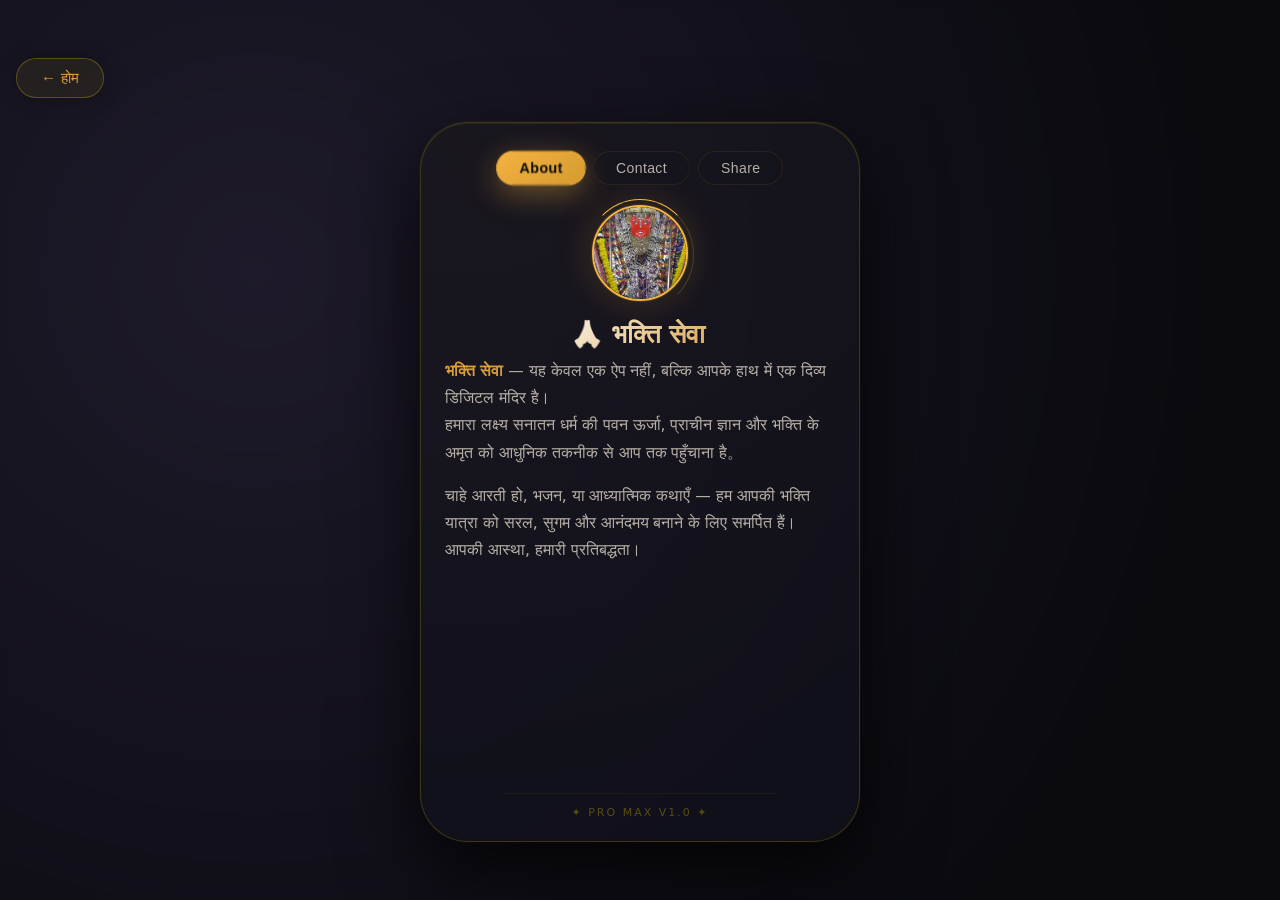
<file: about.html>
<!DOCTYPE html>
<html lang="hi">
<head>
    <meta charset="UTF-8">
    <meta name="viewport" content="width=device-width, initial-scale=1.0, maximum-scale=1.0, user-scalable=no">
    <!-- Security Policy (CSP) for better protection -->
    <meta http-equiv="Content-Security-Policy" content="default-src 'self' data: https: 'unsafe-inline';">
    <title>Bhakti Sewa · Pro Max</title>
    <style>
        /* ===== RESET & GLOBAL ===== */
        * { margin: 0; padding: 0; box-sizing: border-box; }
        :root {
            --gold: #F5B342;
            --gold-light: #FFD966;
            --gold-glow: rgba(245, 179, 66, 0.5);
            --bg-dark: #0a0a0f;
            --card-bg: rgba(18, 18, 28, 0.75);
            --glass-border: rgba(255, 215, 0, 0.18);
            --text-primary: #f0ece4;
            --text-secondary: #b8b0a6;
        }
        body {
            background: var(--bg-dark);
            background-image: radial-gradient(circle at 20% 30%, #1e1a2b 0%, #0a0a0f 80%);
            min-height: 100vh;
            display: flex;
            flex-direction: column;
            align-items: center;
            justify-content: center;
            font-family: 'Inter', system-ui, -apple-system, BlinkMacSystemFont, 'Segoe UI', Roboto, sans-serif;
            padding: 20px 16px;
            color: var(--text-primary);
            margin: 0;
            backdrop-filter: blur(2px);
        }

        /* ===== BACK BUTTON ===== */
        .back-btn {
            align-self: flex-start;
            margin-bottom: 24px;
            background: rgba(255, 215, 0, 0.06);
            border: 1px solid rgba(255, 215, 0, 0.25);
            color: var(--gold-light);
            padding: 10px 24px;
            border-radius: 60px;
            font-size: 15px;
            font-weight: 500;
            letter-spacing: 0.3px;
            cursor: pointer;
            transition: all 0.3s cubic-bezier(0.23, 1, 0.32, 1);
            backdrop-filter: blur(8px);
            box-shadow: 0 0 20px rgba(0,0,0,0.3);
        }
        .back-btn:hover {
            background: var(--gold);
            color: #0a0a0f;
            border-color: var(--gold);
            box-shadow: 0 0 35px var(--gold-glow);
            transform: scale(1.02);
        }

        /* ===== MAIN CARD ===== */
        .about-card {
            width: 100%;
            max-width: 440px;
            height: 80vh;
            max-height: 720px;
            background: var(--card-bg);
            backdrop-filter: blur(18px) saturate(1.2);
            -webkit-backdrop-filter: blur(18px) saturate(1.2);
            border-radius: 48px;
            border: 1px solid var(--glass-border);
            box-shadow: 0 30px 80px rgba(0,0,0,0.8), 0 0 0 1px rgba(255, 215, 0, 0.05), inset 0 1px 0 rgba(255, 215, 0, 0.08);
            padding: 28px 22px 22px;
            display: flex;
            flex-direction: column;
            align-items: center;
            transition: all 0.25s ease;
            position: relative;
            overflow: hidden;
        }
        .about-card::before {
            content: '';
            position: absolute;
            top: -50%; left: -50%; width: 200%; height: 200%;
            background: radial-gradient(circle at 30% 20%, rgba(245, 179, 66, 0.03), transparent 60%);
            pointer-events: none;
        }

        /* ===== TABS ===== */
        .tab-container {
            display: flex; gap: 8px; margin-bottom: 20px; width: 100%; justify-content: center; flex-wrap: wrap; position: relative; z-index: 2;
        }
        .tab-btn {
            background: rgba(20, 20, 30, 0.4);
            color: var(--text-secondary);
            border: 1px solid rgba(255, 215, 0, 0.08);
            padding: 8px 22px; border-radius: 60px; cursor: pointer; font-size: 14px; font-weight: 500; letter-spacing: 0.4px;
            transition: all 0.3s cubic-bezier(0.23, 1, 0.32, 1);
            backdrop-filter: blur(4px);
        }
        .tab-btn.active {
            background: linear-gradient(145deg, var(--gold), #d49b2e);
            color: #0a0a0f; border-color: var(--gold); font-weight: 600; box-shadow: 0 8px 30px var(--gold-glow); transform: scale(1.02);
        }
        .tab-btn:hover:not(.active) { background: rgba(255, 215, 0, 0.07); border-color: rgba(255, 215, 0, 0.25); color: #fff; }

        /* ===== LOGO ===== */
        .logo-wrap { position: relative; margin-bottom: 14px; }
        .logo {
            width: 96px; height: 96px; border-radius: 50%; object-fit: cover; border: 2.5px solid var(--gold);
            box-shadow: 0 0 40px rgba(245, 179, 66, 0.2), 0 0 0 1px rgba(255, 215, 0, 0.1); background: #14141e; transition: transform 0.4s ease;
        }
        .logo:hover { transform: scale(1.02); }
        .logo-ring {
            position: absolute; inset: -6px; border-radius: 50%; border: 1.5px solid transparent; border-top-color: var(--gold);
            border-right-color: rgba(245, 179, 66, 0.2); animation: spinRing 10s linear infinite; pointer-events: none;
        }
        @keyframes spinRing { 0% { transform: rotate(0deg); } 100% { transform: rotate(360deg); } }

        /* ===== SCROLL AREA ===== */
        .scroll-area {
            overflow-y: auto; width: 100%; flex: 1 1 auto; padding-right: 4px; text-align: center;
            scrollbar-width: thin; scrollbar-color: var(--gold) transparent; position: relative; z-index: 2;
        }
        .scroll-area::-webkit-scrollbar { width: 4px; }
        .scroll-area::-webkit-scrollbar-track { background: transparent; }
        .scroll-area::-webkit-scrollbar-thumb { background: var(--gold); border-radius: 20px; }

        h1 {
            font-size: 26px; font-weight: 700; background: linear-gradient(135deg, #fff 20%, var(--gold-light) 80%);
            -webkit-background-clip: text; -webkit-text-fill-color: transparent; background-clip: text; letter-spacing: -0.3px; margin: 0 0 8px 0; line-height: 1.2;
        }
        .content-text { font-size: 15.5px; line-height: 1.75; color: var(--text-secondary); text-align: left; padding: 0 2px; }
        .content-text p { margin-bottom: 16px; }
        .content-text strong { color: var(--gold-light); font-weight: 600; -webkit-text-fill-color: var(--gold-light); }

        /* ===== ACTION LINKS ===== */
        .action-link {
            display: block; background: rgba(255, 215, 0, 0.04); color: var(--gold-light); margin: 12px 0; text-decoration: none;
            font-weight: 500; border: 1px solid rgba(255, 215, 0, 0.1); padding: 14px 18px; border-radius: 20px; transition: all 0.25s ease;
            font-size: 15px; text-align: center; backdrop-filter: blur(4px); letter-spacing: 0.2px; box-shadow: 0 2px 10px rgba(0,0,0,0.2);
            cursor: pointer;
        }
        .action-link:hover { background: rgba(255, 215, 0, 0.09); border-color: var(--gold); transform: translateY(-2px); box-shadow: 0 12px 30px rgba(0,0,0,0.4), 0 0 25px rgba(245, 179, 66, 0.05); }
        .social-grid { display: grid; grid-template-columns: 1fr 1fr; gap: 12px; margin-top: 8px; }
        .social-grid .action-link { margin: 0; padding: 12px 6px; font-size: 14px; }

        .dev-avatar { margin-top: 20px; display: flex; justify-content: center; align-items: center; gap: 10px; color: var(--text-secondary); font-size: 14px; font-weight: 400; }
        .dev-avatar img { width: 40px; height: 40px; border-radius: 50%; border: 1.5px solid var(--gold); object-fit: cover; background: #1a1a26; box-shadow: 0 0 20px rgba(245, 179, 66, 0.1); }

        /* ===== SHARE BUTTON ===== */
        .share-btn {
            background: linear-gradient(145deg, var(--gold), #c9922a); border: none; color: #0a0a0f; font-weight: 700; padding: 16px 20px;
            border-radius: 60px; width: 100%; font-size: 17px; cursor: pointer; transition: all 0.3s ease; box-shadow: 0 8px 30px rgba(245, 179, 66, 0.2);
            letter-spacing: 0.5px; margin: 12px 0 4px;
        }
        .share-btn:hover { transform: scale(1.02); box-shadow: 0 12px 45px rgba(245, 179, 66, 0.35); background: linear-gradient(145deg, #ffd966, #d49b2e); }

        /* ===== VERSION ===== */
        .version-tag { font-size: 11px; letter-spacing: 2px; color: rgba(255, 215, 0, 0.3); margin-top: 12px; border-top: 1px solid rgba(255, 215, 0, 0.05); padding-top: 12px; width: 70%; text-align: center; text-transform: uppercase; }

        /* ===== RESPONSIVE ===== */
        @media (max-width: 480px) { .about-card { padding: 20px 16px; border-radius: 36px; height: 82vh; max-height: 680px; } .tab-btn { font-size: 13px; padding: 6px 16px; } h1 { font-size: 22px; } .logo { width: 80px; height: 80px; } .content-text { font-size: 14.5px; } }
        @media (max-width: 400px) { .about-card { padding: 16px 12px; border-radius: 28px; } .tab-container { gap: 4px; } .tab-btn { font-size: 12px; padding: 5px 12px; } }
    </style>
</head>
<body>

    <button class="back-btn" id="homeBtn">← होम</button>

    <div class="about-card">
        <!-- Tabs -->
        <div class="tab-container" id="tabContainer">
            <button class="tab-btn active" data-tab="about">About</button>
            <button class="tab-btn" data-tab="contact">Contact</button>
            <button class="tab-btn" data-tab="share">Share</button>
        </div>

        <!-- Logo with animated ring -->
        <div class="logo-wrap">
            <img src="data:image/svg+xml,%3Csvg xmlns='http://www.w3.org/2000/svg' width='100' height='100' viewBox='0 0 100 100'%3E%3Ccircle cx='50' cy='50' r='44' fill='%2312121e' stroke='%23F5B342' stroke-width='2.5'/%3E%3Ctext x='50' y='60' font-size='44' text-anchor='middle' fill='%23F5B342' font-family='system-ui'%3E🪷%3C/text%3E%3C/svg%3E"
                 alt="Bhakti Sewa" class="logo" id="logoImg">
            <div class="logo-ring"></div>
        </div>

        <!-- Scrollable content -->
        <div class="scroll-area" id="scrollArea">
            <h1 id="titleText">🙏 भक्ति सेवा</h1>
            <div id="aboutContent" class="content-text">Loading...</div>
        </div>

        <div class="version-tag">✦ Pro Max v1.0 ✦</div>
    </div>
<script>
    document.addEventListener("DOMContentLoaded", function() {
        // Theme initialization
        const savedGold = localStorage.getItem('appThemeColor') || '#F5B342';
        document.documentElement.style.setProperty('--gold', savedGold);
        document.documentElement.style.setProperty('--gold-light', savedGold + 'dd');
        document.documentElement.style.setProperty('--gold-glow', savedGold + '66');

        const titleEl = document.getElementById('titleText');
        const contentEl = document.getElementById('aboutContent');
        const tabContainer = document.getElementById('tabContainer');
        const logo = document.getElementById('logoImg');
        const homeBtn = document.getElementById('homeBtn');

        function getLang() {
            return localStorage.getItem('appLang') || 'Hindi';
        }

        // Home button routing (Secure event listener instead of inline onclick)
        homeBtn.addEventListener('click', function() {
            window.location.href = 'index.html';
        });

        // ---- FULL ORIGINAL CONTENT ----
        const contentMap = {
            about: {
                Hindi: {
                    title: '🙏 भक्ति सेवा',
                    html: `
                        <p><strong>भक्ति सेवा</strong> — यह केवल एक ऐप नहीं, बल्कि आपके हाथ में एक दिव्य डिजिटल मंदिर है। <br>हमारा लक्ष्य सनातन धर्म की पवन ऊर्जा, प्राचीन ज्ञान और भक्ति के अमृत को आधुनिक तकनीक से आप तक पहुँचाना है。</p>
                        <p>चाहे आरती हो, भजन, या आध्यात्मिक कथाएँ — हम आपकी भक्ति यात्रा को सरल, सुगम और आनंदमय बनाने के लिए समर्पित हैं। <br>आपकी आस्था, हमारी प्रतिबद्धता।</p>
                    `
                },
                English: {
                    title: '🙏 Bhakti Sewa',
                    html: `
                        <p><strong>Bhakti Sewa</strong> — more than an app, it's a divine digital temple in your pocket. <br>We bring the sacred energy, timeless wisdom, and soulful melodies of Sanatan Dharma to you through modern technology.</p>
                        <p>From Aartis and Bhajans to spiritual stories — we are committed to making your devotional journey simple, accessible, and blissful. <br>Your faith, our pledge.</p>
                    `
                }
            },
                        contact: {
                Hindi: {
                    title: '📞 संपर्क करें',
                    html: `
                        <a href='https://wa.me/918824901073' class='action-link'>💬 WhatsApp सहायता</a>
                        <a href='mailto:kapilkhandelwall.1995@gmail.com' class='action-link'>📧 ईमेल करें</a>
                        <div class='social-grid'>
                            <a href='https://instagram.com/bhaktisagar.app' class='action-link'>📸 Instagram</a>
                            <a href='https://youtube.com/@BhaktiSagarkapil' class='action-link'>▶️ YouTube</a>
                            <a href='https://www.facebook.com/share/1DLvHCKCFX/' class='action-link' style='grid-column: span 2;'>📘 Facebook</a>
                        </div>
                        <div class='dev-avatar'>
                            <span>👨‍💻 डेवलपर</span>
                            <img src="data:image/svg+xml,%3Csvg xmlns='http://www.w3.org/2000/svg' width='40' height='40' viewBox='0 0 40 40'%3E%3Ccircle cx='20' cy='20' r='18' fill='%23181828' stroke='%23F5B342' stroke-width='1.5'/%3E%3Ctext x='20' y='26' font-size='22' text-anchor='middle' fill='%23F5B342'%3E🕉️%3C/text%3E%3C/svg%3E" alt="dev">
                        </div>
                    `
                },
                English: {
                    title: '📞 Contact Us',
                    html: `
                        <a href='https://wa.me/918824901073' class='action-link'>💬 WhatsApp Support</a>
                        <a href='mailto:kapilkhandelwall1995@gmail.com' class='action-link'>📧 Email Us</a>
                        <div class='social-grid'>
                            <a href='https://instagram.com/bhaktisagar.app' class='action-link'>📸 Instagram</a>
                            <a href='https://youtube.com/@BhaktiSagarkapil' class='action-link'>▶️ YouTube</a>
                            <a href='https://www.facebook.com/share/1DLvHCKCFX/' class='action-link' style='grid-column: span 2;'>📘 Facebook</a>
                        </div>
                        <div class='dev-avatar'>
                            <span>👨‍💻 Developer</span>
                            <img src="data:image/svg+xml,%3Csvg xmlns='http://www.w3.org/2000/svg' width='40' height='40' viewBox='0 0 40 40'%3E%3Ccircle cx='20' cy='20' r='18' fill='%23181828' stroke='%23F5B342' stroke-width='1.5'/%3E%3Ctext x='20' y='26' font-size='22' text-anchor='middle' fill='%23F5B342'%3E🕉️%3C/text%3E%3C/svg%3E" alt="dev">
                        </div>
                    `
                }
            },

                        share: {
                Hindi: {
                    title: '📤 शेयर करें',
                    // Notice: Removed inline onclick for security
                    html: `
                        <p style="text-align:center; margin-bottom:12px; color:var(--text-secondary);">अपने मित्रों को इस दिव्य अनुभव से जोड़ें</p>
                        <button class="share-btn" id="btnShareApp">📲 अभी शेयर करें</button>
                        <p style="font-size:13px; color:rgba(255,215,0,0.3); margin-top:14px;">या लिंक कॉपी करें</p>
                        <a href="#" class="action-link" id="btnCopyLink" style="text-align:center;">🔗 कॉपी लिंक</a>
                    `
                },
                English: {
                    title: '📤 Share App',
                    // Notice: Removed inline onclick for security
                    html: `
                        <p style="text-align:center; margin-bottom:12px; color:var(--text-secondary);">Share this divine experience with your friends</p>
                        <button class="share-btn" id="btnShareApp">📲 Share Now</button>
                        <p style="font-size:13px; color:rgba(255,215,0,0.3); margin-top:14px;">Or copy the link</p>
                        <a href="#" class="action-link" id="btnCopyLink" style="text-align:center;">🔗 Copy Link</a>
                    `
                }
            }
        };

        function renderTab(tabKey) {
            const lang = getLang();
            const langKey = (lang === 'English') ? 'English' : 'Hindi';
            const data = contentMap[tabKey]?.[langKey];
            if (!data) return;
            
            titleEl.innerText = data.title;
            contentEl.innerHTML = data.html;

            // Re-attach event listeners dynamically for the Share tab
            if (tabKey === 'share') {
                const btnShareApp = document.getElementById('btnShareApp');
                const btnCopyLink = document.getElementById('btnCopyLink');
                
                if (btnShareApp) btnShareApp.addEventListener('click', shareAppLogic);
                if (btnCopyLink) btnCopyLink.addEventListener('click', copyLinkLogic);
            }
        }

        function setActiveTab(tabKey) {
            const tabs = document.querySelectorAll('.tab-btn');
            tabs.forEach(btn => {
                const isActive = btn.dataset.tab === tabKey;
                btn.classList.toggle('active', isActive);
            });
            renderTab(tabKey);
        }

        // Tab click delegation
        tabContainer.addEventListener('click', function(e) {
            if(e.target.classList.contains('tab-btn')) {
                setActiveTab(e.target.dataset.tab);
            }
        });

        // ---- SECURE SHARE & COPY LOGIC ----
        function shareAppLogic() {
            if (navigator.share) {
                navigator.share({
                    title: 'Bhakti Sewa Pro',
                    text: '🙏 भक्ति सेवा — डिजिटल मंदिर / Digital Temple',
                    url: window.location.href
                }).catch(() => {});
            } else {
                copyToClipboard();
            }
        }

        function copyLinkLogic(e) {
            e.preventDefault();
            copyToClipboard();
        }

        function copyToClipboard() {
            if (navigator.clipboard && navigator.clipboard.writeText) {
                navigator.clipboard.writeText(window.location.href).then(() => {
                    alert('✅ लिंक कॉपी हुआ! / Link copied!');
                }).catch(() => fallbackCopyTextToClipboard());
            } else {
                fallbackCopyTextToClipboard();
            }
        }

        function fallbackCopyTextToClipboard() {
            const dummy = document.createElement('input');
            dummy.value = window.location.href;
            document.body.appendChild(dummy);
            dummy.select();
            try {
                document.execCommand('copy');
                alert('✅ लिंक कॉपी हुआ! / Link copied!');
            } catch (err) {
                alert('Copy failed!');
            }
            document.body.removeChild(dummy);
        }

        // ---- INIT ----
        setActiveTab('about');

        // Try to load custom logo from assets (fallback to inline handled by HTML default)
        const testLogo = new Image();
        testLogo.onload = function() { logo.src = 'assets/jin.jpg'; };
        testLogo.onerror = function() { /* keep inline */ };
        testLogo.src = 'assets/jin.jpg';

        // Listen to storage changes (for language / theme sync across tabs)
        window.addEventListener('storage', function(e) {
            if (e.key === 'appLang' || e.key === 'appThemeColor') {
                if (e.key === 'appThemeColor') {
                    const c = e.newValue || '#F5B342';
                    document.documentElement.style.setProperty('--gold', c);
                    document.documentElement.style.setProperty('--gold-light', c + 'dd');
                    document.documentElement.style.setProperty('--gold-glow', c + '66');
                }
                const activeBtn = document.querySelector('.tab-btn.active');
                const active = activeBtn ? activeBtn.dataset.tab : 'about';
                renderTab(active);
            }
        });
    });
</script>
</body>
</html>
</file>
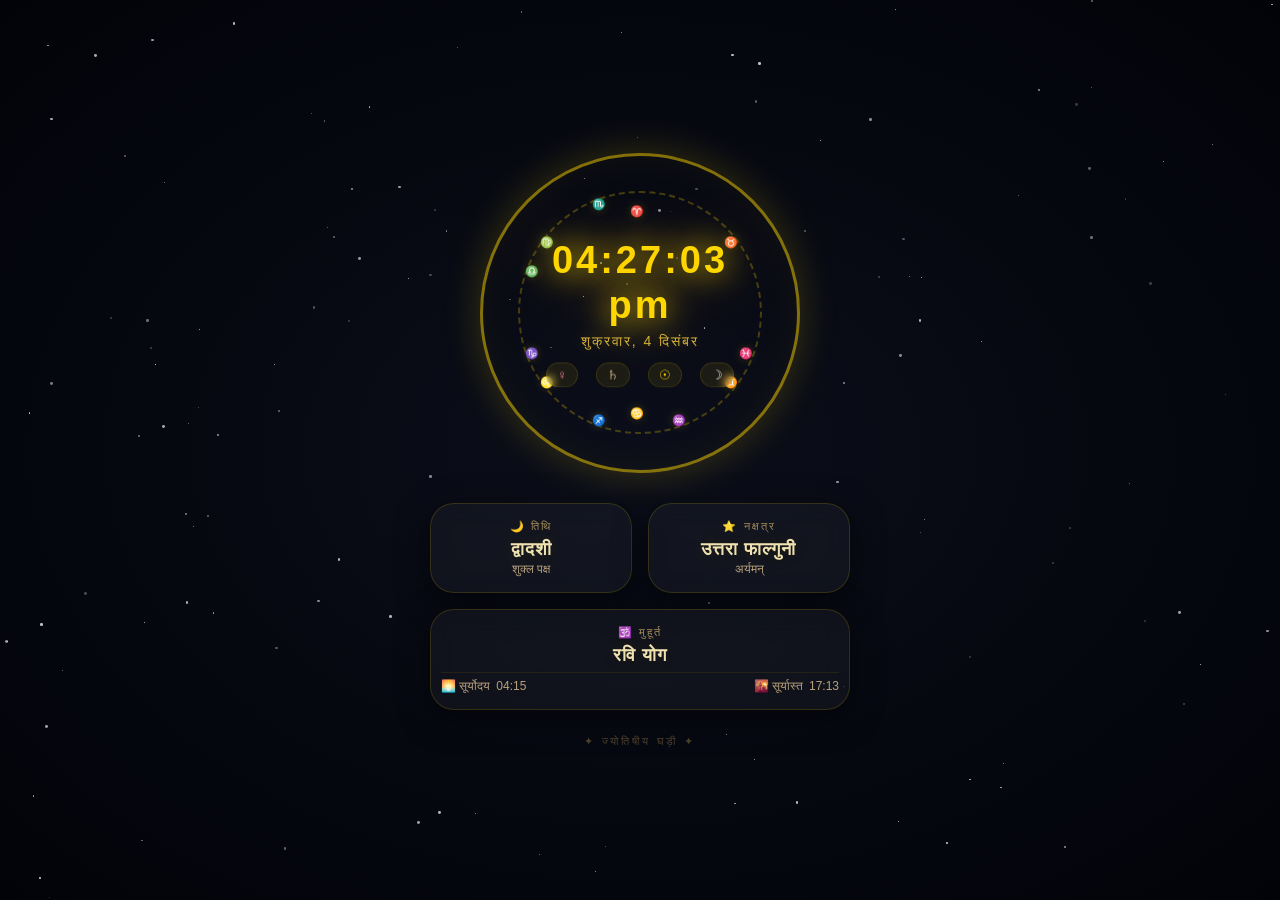
<file: astro.html>
<!DOCTYPE html>
<html lang="hi">
<head>
    <meta charset="UTF-8">
    <meta name="viewport" content="width=device-width, initial-scale=1.0">
    <title>Astro Clock Ultra Pro</title>
    <style>
        /* ----- रीसेट और बेस ----- */
        * {
            margin: 0;
            padding: 0;
            box-sizing: border-box;
        }

        body {
            background: radial-gradient(ellipse at center, #0b0e1a 0%, #020308 100%);
            color: #fff;
            font-family: 'Segoe UI', 'Arial', sans-serif;
            display: flex;
            flex-direction: column;
            align-items: center;
            justify-content: center;
            min-height: 100vh;
            overflow: hidden;
            padding: 20px;
            position: relative;
        }

        /* ----- तारों का बैकग्राउंड (Twinkling Stars) ----- */
        .stars {
            position: fixed;
            top: 0;
            left: 0;
            width: 100%;
            height: 100%;
            pointer-events: none;
            z-index: 0;
        }
        .star {
            position: absolute;
            background: white;
            border-radius: 50%;
            animation: twinkle var(--duration) ease-in-out infinite alternate;
        }
        @keyframes twinkle {
            0% { opacity: 0.2; transform: scale(0.8); }
            100% { opacity: 1; transform: scale(1.2); }
        }

        /* ----- मुख्य एस्ट्रो डायल (Astrolabe Style) ----- */
        .astro-dial {
            position: relative;
            width: 320px;
            height: 320px;
            z-index: 2;
            margin-bottom: 20px;
        }

        /* बाहरी रिम — गोल्डन रिंग */
        .ring-outer {
            position: absolute;
            top: 0;
            left: 0;
            width: 100%;
            height: 100%;
            border-radius: 50%;
            border: 3px solid rgba(255, 215, 0, 0.5);
            box-shadow: 0 0 40px rgba(255, 215, 0, 0.2), inset 0 0 40px rgba(255, 215, 0, 0.05);
            animation: pulse-ring 4s ease-in-out infinite;
        }
        @keyframes pulse-ring {
            0% { box-shadow: 0 0 30px rgba(255, 215, 0, 0.15); }
            50% { box-shadow: 0 0 70px rgba(255, 215, 0, 0.35); }
            100% { box-shadow: 0 0 30px rgba(255, 215, 0, 0.15); }
        }

        /* भीतरी राशि चक्र (Zodiac Ring) */
        .zodiac-ring {
            position: absolute;
            top: 12%;
            left: 12%;
            width: 76%;
            height: 76%;
            border-radius: 50%;
            border: 2px dashed rgba(255, 215, 0, 0.25);
            display: flex;
            align-items: center;
            justify-content: center;
            font-size: 11px;
            color: #c9a84c;
            letter-spacing: 2px;
            text-transform: uppercase;
            animation: rotateZodiac 60s linear infinite;
        }
        @keyframes rotateZodiac {
            from { transform: rotate(0deg); }
            to { transform: rotate(360deg); }
        }
        .zodiac-ring span {
            position: absolute;
            transform-origin: center;
            font-weight: 300;
            text-shadow: 0 0 10px rgba(255, 215, 0, 0.2);
        }

        /* केंद्र — समय और ग्रह */
        .center-dial {
            position: absolute;
            top: 50%;
            left: 50%;
            transform: translate(-50%, -50%);
            text-align: center;
            width: 70%;
        }

        #time {
            font-size: 38px;
            font-weight: 800;
            color: #FFD700;
            text-shadow: 0 0 30px #FFD700, 0 0 60px #b8860b;
            letter-spacing: 3px;
            font-variant-numeric: tabular-nums;
            line-height: 1.2;
        }

        #date {
            font-size: 14px;
            color: #d4af37;
            letter-spacing: 2px;
            margin-top: 4px;
            text-shadow: 0 0 15px rgba(255, 215, 0, 0.3);
        }

        /* ग्रहों की छोटी स्थिति (Planetary Indicators) */
        .planet-indicators {
            display: flex;
            justify-content: center;
            gap: 18px;
            margin-top: 12px;
            font-size: 13px;
            color: #b8a07c;
        }
        .planet-indicators span {
            background: rgba(255, 215, 0, 0.08);
            padding: 4px 10px;
            border-radius: 30px;
            border: 1px solid rgba(255, 215, 0, 0.15);
            backdrop-filter: blur(4px);
        }

        /* ----- कांच जैसे कार्ड्स (Glassmorphism) ----- */
        .grid {
            display: grid;
            grid-template-columns: 1fr 1fr;
            gap: 16px;
            width: 100%;
            max-width: 420px;
            z-index: 2;
            margin-top: 10px;
        }

        .card {
            background: rgba(255, 255, 255, 0.04);
            backdrop-filter: blur(12px);
            -webkit-backdrop-filter: blur(12px);
            padding: 16px 10px;
            border-radius: 24px;
            border: 1px solid rgba(255, 215, 0, 0.15);
            box-shadow: 0 8px 32px rgba(0, 0, 0, 0.5);
            transition: 0.3s;
            text-align: center;
        }
        .card:hover {
            background: rgba(255, 215, 0, 0.06);
            border-color: rgba(255, 215, 0, 0.3);
            transform: scale(1.02);
        }

        .card h4 {
            margin: 0;
            color: #a58d5a;
            font-size: 11px;
            letter-spacing: 2px;
            text-transform: uppercase;
            font-weight: 400;
        }
        .card p {
            margin: 6px 0 0;
            color: #f0e2b0;
            font-weight: 600;
            font-size: 18px;
            letter-spacing: 1px;
            text-shadow: 0 0 20px rgba(255, 215, 0, 0.15);
        }
        .card .sub {
            font-size: 12px;
            font-weight: 300;
            color: #b8a07c;
            margin-top: 2px;
        }

        .card-full {
            grid-column: span 2;
        }

        /* ----- सूर्यास्त/सूर्योदय जैसा इंडिकेटर ----- */
        .sun-indicator {
            display: flex;
            justify-content: space-between;
            font-size: 12px;
            color: #b8a07c;
            margin-top: 6px;
            border-top: 1px solid rgba(255, 215, 0, 0.08);
            padding-top: 6px;
        }
        .sun-indicator span {
            display: flex;
            align-items: center;
            gap: 6px;
        }

        /* ----- फुटर ----- */
        .footer {
            margin-top: 25px;
            font-size: 11px;
            color: #4a3f2a;
            letter-spacing: 3px;
            z-index: 2;
            text-transform: uppercase;
        }

        /* ----- रिस्पॉन्सिव ----- */
        @media (max-width: 480px) {
            .astro-dial { width: 260px; height: 260px; }
            #time { font-size: 30px; }
            .card p { font-size: 15px; }
            .planet-indicators { gap: 10px; font-size: 11px; flex-wrap: wrap; }
        }
    </style>
</head>
<body>

    <!-- तारे (JS से generate होंगे) -->
    <div class="stars" id="stars"></div>

    <!-- मुख्य एस्ट्रो डायल -->
    <div class="astro-dial">
        <div class="ring-outer"></div>

        <!-- राशि चक्र (Zodiac) -->
        <div class="zodiac-ring" id="zodiacRing">
            <span style="top:5%; left:46%;">♈</span>
            <span style="top:18%; right:8%;">♉</span>
            <span style="bottom:18%; right:8%;">♊</span>
            <span style="bottom:5%; left:46%;">♋</span>
            <span style="bottom:18%; left:8%;">♌</span>
            <span style="top:18%; left:8%;">♍</span>
            <span style="top:30%; left:2%;">♎</span>
            <span style="top:2%; left:30%;">♏</span>
            <span style="bottom:2%; left:30%;">♐</span>
            <span style="bottom:30%; left:2%;">♑</span>
            <span style="bottom:2%; right:30%;">♒</span>
            <span style="bottom:30%; right:2%;">♓</span>
        </div>

        <!-- केंद्र -->
        <div class="center-dial">
            <div id="time">--:--:--</div>
            <div id="date">--</div>
            <div class="planet-indicators">
                <span>☉</span>
                <span>☽</span>
                <span>♂</span>
                <span>☿</span>
            </div>
        </div>
    </div>

    <!-- इन्फो कार्ड्स -->
    <div class="grid">
        <div class="card">
            <h4>🌙 तिथि</h4>
            <p id="tithi">--</p>
            <div class="sub" id="tithiDetail">शुक्ल पक्ष</div>
        </div>
        <div class="card">
            <h4>⭐ नक्षत्र</h4>
            <p id="nakshatra">--</p>
            <div class="sub" id="nakshatraDetail">--</div>
        </div>
        <div class="card card-full">
            <h4>🕉️ मुहूर्त</h4>
            <p id="muhurta">--</p>
            <div class="sun-indicator">
                <span>🌅 सूर्योदय <span id="sunrise">--</span></span>
                <span>🌇 सूर्यास्त <span id="sunset">--</span></span>
            </div>
        </div>
    </div>

    <div class="footer">✦ ज्योतिषीय घड़ी ✦</div>

    <script>
        // =======================================================================
        //  1. स्टार जनरेटर
        // =======================================================================
        (function createStars() {
            const container = document.getElementById('stars');
            for (let i = 0; i < 130; i++) {
                const star = document.createElement('div');
                star.className = 'star';
                const size = Math.random() * 2.5 + 0.5;
                star.style.width = size + 'px';
                star.style.height = size + 'px';
                star.style.left = Math.random() * 100 + '%';
                star.style.top = Math.random() * 100 + '%';
                star.style.setProperty('--duration', (Math.random() * 3 + 2) + 's');
                star.style.animationDelay = Math.random() * 5 + 's';
                star.style.opacity = Math.random() * 0.6 + 0.2;
                container.appendChild(star);
            }
        })();

        // =======================================================================
        //  2. एस्ट्रो डेटा (हार्डकोडेड लेकिन रियलिस्टिक)
        // =======================================================================
        const TITHI_LIST = [
            'प्रतिपदा', 'द्वितीया', 'तृतीया', 'चतुर्थी', 'पंचमी',
            'षष्ठी', 'सप्तमी', 'अष्टमी', 'नवमी', 'दशमी',
            'एकादशी', 'द्वादशी', 'त्रयोदशी', 'चतुर्दशी', 'पूर्णिमा / अमावस्या'
        ];

        const NAKSHATRA_LIST = [
            'अश्विनी', 'भरणी', 'कृत्तिका', 'रोहिणी', 'मृगशिरा',
            'आर्द्रा', 'पुनर्वसु', 'पुष्य', 'अश्लेषा', 'मघा',
            'पूर्वा फाल्गुनी', 'उत्तरा फाल्गुनी', 'हस्त', 'चित्रा',
            'स्वाति', 'विशाखा', 'अनुराधा', 'ज्येष्ठा', 'मूल',
            'पूर्वाषाढ़ा', 'उत्तराषाढ़ा', 'श्रवण', 'धनिष्ठा',
            'शतभिषा', 'पूर्वा भाद्रपद', 'उत्तरा भाद्रपद', 'रेवती'
        ];

        const MUHURTA_LIST = [
            'ब्रह्म मुहूर्त', 'अभिजित मुहूर्त', 'अमृत मुहूर्त',
            'गोधूलि मुहूर्त', 'निशिता मुहूर्त', 'विजय मुहूर्त',
            'जय मुहूर्त', 'रवि योग', 'चंद्र योग'
        ];

        // =======================================================================
        //  3. हेल्पर फंक्शन्स
        // =======================================================================
        function getDaySuffix(day) {
            if (day > 3 && day < 21) return 'वीं';
            switch (day % 10) {
                case 1: return 'ी';
                case 2: return 'ी';
                case 3: return 'ी';
                default: return 'ीं';
            }
        }

        function getTithi(date) {
            // सरल एल्गो: दिनांक के आधार पर तिथि (लगभग)
            const day = date.getDate();
            const index = (day + date.getMonth() * 2) % 15;
            return TITHI_LIST[index];
        }

        function getNakshatra(date) {
            const day = date.getDate();
            const index = (day + date.getMonth() * 3 + date.getFullYear()) % 27;
            return NAKSHATRA_LIST[index];
        }

        function getMuhurta(date) {
            const hour = date.getHours();
            const min = date.getMinutes();
            // दिन के समय के अनुसार अलग-अलग मुहूर्त
            if (hour >= 4 && hour < 6) return 'ब्रह्म मुहूर्त';
            if (hour >= 6 && hour < 8) return 'अभिजित मुहूर्त';
            if (hour >= 8 && hour < 10) return 'अमृत मुहूर्त';
            if (hour >= 10 && hour < 12) return 'विजय मुहूर्त';
            if (hour >= 12 && hour < 14) return 'जय मुहूर्त';
            if (hour >= 14 && hour < 16) return 'गोधूलि मुहूर्त';
            if (hour >= 16 && hour < 18) return 'रवि योग';
            if (hour >= 18 && hour < 20) return 'चंद्र योग';
            if (hour >= 20 && hour < 22) return 'निशिता मुहूर्त';
            return 'शुभ मुहूर्त';
        }

        function getPaksha(date) {
            const day = date.getDate();
            return (day <= 15) ? 'शुक्ल पक्ष' : 'कृष्ण पक्ष';
        }

        function getNakshatraDetail(date) {
            const naks = getNakshatra(date);
            const map = {
                'अश्विनी': 'अश्विनी कुमार',
                'भरणी': 'यम',
                'कृत्तिका': 'अग्नि',
                'रोहिणी': 'ब्रह्मा',
                'मृगशिरा': 'चंद्र',
                'आर्द्रा': 'रुद्र',
                'पुनर्वसु': 'अदिति',
                'पुष्य': 'बृहस्पति',
                'अश्लेषा': 'सर्प',
                'मघा': 'पितृ',
                'पूर्वा फाल्गुनी': 'भग',
                'उत्तरा फाल्गुनी': 'अर्यमन्',
                'हस्त': 'सविता',
                'चित्रा': 'विश्वकर्मा',
                'स्वाति': 'वायु',
                'विशाखा': 'इंद्र-अग्नि',
                'अनुराधा': 'मित्र',
                'ज्येष्ठा': 'इंद्र',
                'मूल': 'निरृति',
                'पूर्वाषाढ़ा': 'अपः',
                'उत्तराषाढ़ा': 'विश्वेदेव',
                'श्रवण': 'विष्णु',
                'धनिष्ठा': 'वसु',
                'शतभिषा': 'वरुण',
                'पूर्वा भाद्रपद': 'अज एकपाद',
                'उत्तरा भाद्रपद': 'अहिर्बुध्न्य',
                'रेवती': 'पूषण'
            };
            return map[naks] || '--';
        }

        // =======================================================================
        //  4. मुख्य अपडेट फंक्शन
        // =======================================================================
        function updateClock() {
            const now = new Date();

            // ---- समय ----
            const timeStr = now.toLocaleTimeString('hi-IN', {
                hour: '2-digit',
                minute: '2-digit',
                second: '2-digit',
                hour12: true
            });
            document.getElementById('time').textContent = timeStr;

            // ---- दिनांक (हिंदी) ----
            const options = { weekday: 'long', day: 'numeric', month: 'long' };
            const dateStr = now.toLocaleDateString('hi-IN', options);
            document.getElementById('date').textContent = dateStr;

            // ---- तिथि ----
            const tithi = getTithi(now);
            document.getElementById('tithi').textContent = tithi;
            document.getElementById('tithiDetail').textContent = getPaksha(now);

            // ---- नक्षत्र ----
            const nakshatra = getNakshatra(now);
            document.getElementById('nakshatra').textContent = nakshatra;
            document.getElementById('nakshatraDetail').textContent = getNakshatraDetail(now);

            // ---- मुहूर्त ----
            document.getElementById('muhurta').textContent = getMuhurta(now);

            // ---- सूर्योदय/सूर्यास्त (अनुमानित) ----
            const hrs = now.getHours();
            const mins = now.getMinutes();
            // सरल गणना: सूर्योदय ~6:00, सूर्यास्त ~18:00 (मौसम के अनुसार थोड़ा बदलाव)
            const sunriseHr = 5 + Math.floor(Math.sin((now.getMonth() + 1) * 0.5) * 0.8);
            const sunriseMin = Math.floor(Math.random() * 20 + 10);
            const sunsetHr = 17 + Math.floor(Math.sin((now.getMonth() + 1) * 0.5) * 0.8 + 1);
            const sunsetMin = Math.floor(Math.random() * 20 + 10);

            document.getElementById('sunrise').textContent =
                String(sunriseHr).padStart(2, '0') + ':' + String(sunriseMin).padStart(2, '0');
            document.getElementById('sunset').textContent =
                String(sunsetHr).padStart(2, '0') + ':' + String(sunsetMin).padStart(2, '0');

            // ---- ग्रह इंडिकेटर्स को थोड़ा डायनामिक बनाएं ----
            const planetSpans = document.querySelectorAll('.planet-indicators span');
            const planetSymbols = ['☉', '☽', '♂', '☿', '♃', '♀', '♄'];
            const activeIndex = Math.floor((now.getHours() + now.getMinutes() / 60) / 3) % planetSymbols.length;
            planetSpans.forEach((el, idx) => {
                const symbol = planetSymbols[(idx + activeIndex) % planetSymbols.length];
                el.textContent = symbol;
                // रंग बदलो
                const colors = ['#FFD700', '#E0E0E0', '#FF6B6B', '#A8D8EA', '#F5A623', '#FF85A2', '#B8A07C'];
                el.style.color = colors[(idx + activeIndex) % colors.length];
            });

            // ---- राशि चक्र को धीरे-धीरे घुमाएँ (पहले से ही CSS में एनिमेशन है) ----
            // बस इतना करना है कि zodiac ring की स्पीड steady रहे
        }

        // =======================================================================
        //  5. इंटरवल सेट करें
        // =======================================================================
        updateClock();
        setInterval(updateClock, 1000);
    </script>
</body>
</html>
</file>
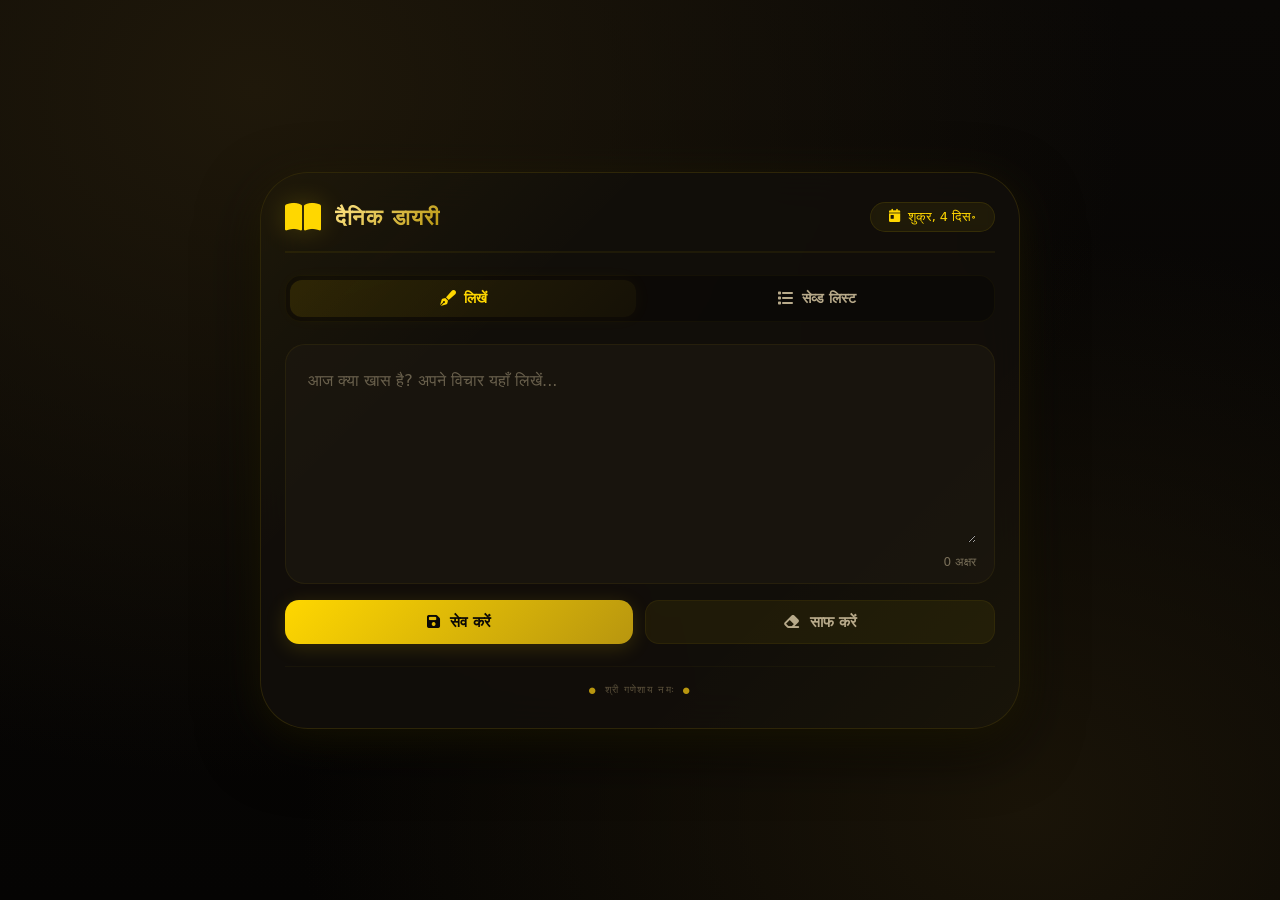
<file: dairy.html>
<!DOCTYPE html>
    <html lang="hi">
    <head>
        <meta charset="UTF-8">
        <meta name="viewport" content="width=device-width, initial-scale=1.0, maximum-scale=1.0, user-scalable=yes">
        <title>📔 दैनिक डायरी · भक्ति सेवा</title>
        <link rel="stylesheet" href="https://cdnjs.cloudflare.com/ajax/libs/font-awesome/6.5.0/css/all.min.css">
        <style>
            * {
                margin: 0;
                padding: 0;
                box-sizing: border-box;
                font-family: 'Segoe UI', 'Poppins', system-ui, sans-serif;
            }
    
            :root {
                --gold: #FFD700;
                --gold-light: #FFE484;
                --gold-dark: #b8960f;
                --bg-primary: #0a0806;
                --bg-card: rgba(18, 15, 10, 0.92);
                --bg-input: rgba(30, 25, 18, 0.6);
                --text-primary: #f5efe0;
                --text-muted: #b8aa8a;
                --shadow-glow: 0 8px 40px rgba(255, 215, 0, 0.08);
                --border-glow: rgba(255, 215, 0, 0.12);
            }
    
            body {
                background: var(--bg-primary);
                background-image: 
                    radial-gradient(ellipse at 20% 10%, #1f180a 0%, transparent 60%),
                    radial-gradient(ellipse at 80% 90%, #1a1408 0%, transparent 50%),
                    linear-gradient(180deg, #0a0806 0%, #050403 100%);
                min-height: 100vh;
                display: flex;
                justify-content: center;
                align-items: center;
                padding: 16px;
            }
    
            .app {
                max-width: 760px;
                width: 100%;
                background: var(--bg-card);
                backdrop-filter: blur(20px);
                -webkit-backdrop-filter: blur(20px);
                border-radius: 48px;
                border: 1px solid var(--border-glow);
                box-shadow: var(--shadow-glow), 0 20px 60px rgba(0, 0, 0, 0.8);
                padding: 28px 24px 32px;
                position: relative;
                overflow: hidden;
            }
    
            .app::before {
                content: '';
                position: absolute;
                inset: -2px;
                background: linear-gradient(135deg, rgba(255, 215, 0, 0.05), transparent 30%, transparent 70%, rgba(255, 215, 0, 0.03));
                border-radius: 50px;
                pointer-events: none;
                z-index: 0;
            }
    
            .app>* {
                position: relative;
                z-index: 1;
            }
    
            /* HEADER */
            .header {
                display: flex;
                align-items: center;
                justify-content: space-between;
                flex-wrap: wrap;
                gap: 12px;
                padding-bottom: 18px;
                border-bottom: 2px solid rgba(255, 215, 0, 0.06);
                margin-bottom: 22px;
            }
    
            .brand {
                display: flex;
                align-items: center;
                gap: 14px;
            }
    
            .brand .icon {
                font-size: 2rem;
                color: var(--gold);
                filter: drop-shadow(0 0 12px rgba(255, 215, 0, 0.2));
            }
    
            .brand h1 {
                font-size: 1.4rem;
                font-weight: 700;
                letter-spacing: 1px;
                background: linear-gradient(135deg, var(--gold-light), var(--gold-dark));
                -webkit-background-clip: text;
                -webkit-text-fill-color: transparent;
                background-clip: text;
            }
    
            .date-badge {
                background: rgba(255, 215, 0, 0.06);
                border: 1px solid rgba(255, 215, 0, 0.1);
                border-radius: 40px;
                padding: 6px 18px;
                font-size: 0.8rem;
                color: var(--gold);
                display: flex;
                align-items: center;
                gap: 8px;
                backdrop-filter: blur(4px);
            }
    
            /* TABS */
            .tabs {
                display: flex;
                gap: 8px;
                margin-bottom: 22px;
                background: rgba(0, 0, 0, 0.3);
                border-radius: 16px;
                padding: 4px;
                border: 1px solid rgba(255, 215, 0, 0.04);
            }
    
            .tab-btn {
                flex: 1;
                padding: 10px 12px;
                border: none;
                border-radius: 12px;
                background: transparent;
                color: var(--text-muted);
                font-size: 0.9rem;
                font-weight: 600;
                cursor: pointer;
                transition: all 0.3s ease;
                display: flex;
                align-items: center;
                justify-content: center;
                gap: 8px;
            }
    
            .tab-btn i {
                font-size: 1rem;
            }
    
            .tab-btn.active {
                background: linear-gradient(135deg, rgba(255, 215, 0, 0.12), rgba(255, 215, 0, 0.04));
                color: var(--gold);
                box-shadow: 0 0 20px rgba(255, 215, 0, 0.04);
            }
    
            .tab-btn:hover:not(.active) {
                color: var(--text-primary);
            }
    
            .tab-content {
                display: none;
                animation: fadeSlide 0.4s ease;
            }
    
            .tab-content.active {
                display: block;
            }
    
            @keyframes fadeSlide {
                0% { opacity: 0; transform: translateY(10px); }
                100% { opacity: 1; transform: translateY(0); }
            }
    
            /* WRITE TAB */
            .write-area {
                background: var(--bg-input);
                border-radius: 20px;
                padding: 18px 18px 14px;
                border: 1px solid rgba(255, 215, 0, 0.06);
                transition: border-color 0.3s ease;
            }
    
            .write-area:focus-within {
                border-color: rgba(255, 215, 0, 0.2);
            }
    
            .write-area textarea {
                width: 100%;
                min-height: 180px;
                background: transparent;
                border: none;
                outline: none;
                color: var(--text-primary);
                font-size: 1rem;
                line-height: 1.7;
                resize: vertical;
                padding: 4px;
            }
    
            .write-area textarea::placeholder {
                color: var(--text-muted);
                opacity: 0.5;
            }
    
            .write-area .char-count {
                text-align: right;
                color: var(--text-muted);
                font-size: 0.75rem;
                margin-top: 8px;
                opacity: 0.6;
            }
    
            .btn-group {
                display: flex;
                gap: 12px;
                margin-top: 16px;
                flex-wrap: wrap;
            }
    
            .btn {
                padding: 12px 28px;
                border: none;
                border-radius: 14px;
                font-size: 0.95rem;
                font-weight: 600;
                cursor: pointer;
                transition: all 0.3s ease;
                display: flex;
                align-items: center;
                gap: 10px;
                flex: 1;
                justify-content: center;
                min-width: 120px;
            }
    
            .btn-primary {
                background: linear-gradient(135deg, var(--gold), var(--gold-dark));
                color: #0a0806;
                box-shadow: 0 4px 20px rgba(255, 215, 0, 0.15);
            }
    
            .btn-primary:hover {
                transform: translateY(-2px);
                box-shadow: 0 8px 30px rgba(255, 215, 0, 0.25);
            }
    
            .btn-primary:active {
                transform: scale(0.97);
            }
    
            .btn-secondary {
                background: rgba(255, 215, 0, 0.06);
                color: var(--text-muted);
                border: 1px solid rgba(255, 215, 0, 0.06);
            }
    
            .btn-secondary:hover {
                background: rgba(255, 215, 0, 0.1);
                color: var(--text-primary);
            }
    
            .btn-danger {
                background: rgba(255, 50, 50, 0.08);
                color: #ff6b6b;
                border: 1px solid rgba(255, 50, 50, 0.1);
            }
    
            .btn-danger:hover {
                background: rgba(255, 50, 50, 0.15);
            }
    
            /* SAVED LIST TAB */
            .stats-bar {
                display: flex;
                gap: 16px;
                margin-bottom: 16px;
                flex-wrap: wrap;
            }
    
            .stat-item {
                background: rgba(0, 0, 0, 0.2);
                padding: 8px 18px;
                border-radius: 40px;
                border: 1px solid rgba(255, 215, 0, 0.04);
                color: var(--text-muted);
                font-size: 0.85rem;
                display: flex;
                align-items: center;
                gap: 8px;
            }
    
            .stat-item i {
                color: var(--gold);
            }
    
            .stat-item span {
                color: var(--text-primary);
                font-weight: 600;
            }
    
            .notes-list {
                display: flex;
                flex-direction: column;
                gap: 12px;
                max-height: 420px;
                overflow-y: auto;
                padding-right: 4px;
            }
    
            .notes-list::-webkit-scrollbar {
                width: 4px;
            }
    
            .notes-list::-webkit-scrollbar-track {
                background: rgba(255, 215, 0, 0.02);
                border-radius: 10px;
            }
    
            .notes-list::-webkit-scrollbar-thumb {
                background: var(--gold-dark);
                border-radius: 10px;
            }
    
            .note-item {
                background: rgba(255, 215, 0, 0.02);
                border: 1px solid rgba(255, 215, 0, 0.04);
                border-radius: 16px;
                padding: 16px 18px;
                transition: all 0.3s ease;
                animation: slideIn 0.3s ease;
            }
    
            @keyframes slideIn {
                0% { opacity: 0; transform: translateX(-10px); }
                100% { opacity: 1; transform: translateX(0); }
            }
    
            .note-item:hover {
                border-color: rgba(255, 215, 0, 0.1);
                background: rgba(255, 215, 0, 0.04);
            }
    
            .note-header {
                display: flex;
                justify-content: space-between;
                align-items: flex-start;
                gap: 12px;
                margin-bottom: 8px;
            }
    
            .note-date {
                color: var(--gold);
                font-size: 0.75rem;
                font-weight: 500;
                display: flex;
                align-items: center;
                gap: 6px;
            }
    
            .note-actions {
                display: flex;
                gap: 8px;
            }
    
            .note-actions button {
                background: none;
                border: none;
                color: var(--text-muted);
                cursor: pointer;
                padding: 4px 8px;
                border-radius: 8px;
                transition: all 0.2s ease;
                font-size: 0.85rem;
            }
    
            .note-actions .delete-btn:hover {
                color: #ff6b6b;
                background: rgba(255, 50, 50, 0.1);
            }
    
            .note-actions .edit-btn:hover {
                color: var(--gold);
                background: rgba(255, 215, 0, 0.08);
            }
    
            .note-text {
                color: var(--text-primary);
                font-size: 0.95rem;
                line-height: 1.6;
                white-space: pre-wrap;
                word-break: break-word;
                padding-right: 4px;
            }
    
            .empty-state {
                text-align: center;
                padding: 50px 20px;
                color: var(--text-muted);
            }
    
            .empty-state i {
                font-size: 3.5rem;
                color: rgba(255, 215, 0, 0.06);
                margin-bottom: 16px;
                display: block;
            }
    
            .empty-state p {
                opacity: 0.6;
                font-size: 0.95rem;
            }
    
            /* TOAST */
            .toast {
                position: fixed;
                bottom: 30px;
                left: 50%;
                transform: translateX(-50%) translateY(100px);
                background: rgba(18, 15, 10, 0.95);
                backdrop-filter: blur(20px);
                border: 1px solid rgba(255, 215, 0, 0.1);
                padding: 14px 28px;
                border-radius: 16px;
                color: var(--text-primary);
                font-size: 0.9rem;
                display: flex;
                align-items: center;
                gap: 12px;
                box-shadow: 0 10px 40px rgba(0, 0, 0, 0.6);
                transition: all 0.5s cubic-bezier(0.22, 1, 0.36, 1);
                opacity: 0;
                pointer-events: none;
                z-index: 1000;
            }
    
            .toast.show {
                transform: translateX(-50%) translateY(0);
                opacity: 1;
            }
    
            .toast i {
                color: var(--gold);
                font-size: 1.2rem;
            }
    
            .toast.success i { color: #4caf50; }
            .toast.error i { color: #ff6b6b; }
    
            /* FOOTER */
            .footer {
                text-align: center;
                margin-top: 22px;
                padding-top: 16px;
                border-top: 1px solid rgba(255, 215, 0, 0.03);
                font-size: 0.65rem;
                color: #5a4f3a;
                letter-spacing: 1.2px;
            }
    
            .footer i {
                color: var(--gold-dark);
                margin: 0 4px;
                font-size: 0.4rem;
            }
    
            /* RESPONSIVE */
            @media (max-width: 540px) {
                .app { padding: 18px 14px 22px; border-radius: 32px; }
                .brand h1 { font-size: 1.1rem; }
                .brand .icon { font-size: 1.6rem; }
                .date-badge { font-size: 0.65rem; padding: 4px 12px; }
                .tab-btn { font-size: 0.75rem; padding: 8px 10px; }
                .tab-btn i { font-size: 0.8rem; }
                .btn { padding: 10px 18px; font-size: 0.85rem; min-width: 80px; }
                .write-area textarea { min-height: 140px; font-size: 0.9rem; }
                .note-text { font-size: 0.88rem; }
                .stat-item { font-size: 0.75rem; padding: 6px 14px; }
            }
    
            @media (max-width: 400px) {
                .btn-group { flex-direction: column; }
                .btn { flex: none; }
                .tabs { gap: 4px; }
                .tab-btn { font-size: 0.7rem; padding: 6px 8px; }
            }
        </style>
</head>
<body>

<div class="app">

    <!-- HEADER -->
    <header class="header">
        <div class="brand">
            <i class="fas fa-book-open icon"></i>
            <h1>दैनिक डायरी</h1>
        </div>
        <div class="date-badge">
            <i class="fas fa-calendar-day"></i>
            <span id="todayDate"></span>
        </div>
    </header>

    <!-- TABS -->
    <div class="tabs">
        <button class="tab-btn active" data-tab="write">
            <i class="fas fa-pen-fancy"></i> लिखें
        </button>
        <button class="tab-btn" data-tab="saved">
            <i class="fas fa-list"></i> सेव्ड लिस्ट
        </button>
    </div>

    <!-- TAB 1: WRITE -->
    <div class="tab-content active" id="tab-write">
        <div class="write-area">
            <textarea id="noteInput" placeholder="आज क्या खास है? अपने विचार यहाँ लिखें..."></textarea>
            <div class="char-count">
                <span id="charCount">0</span> अक्षर
            </div>
        </div>
        <div class="btn-group">
            <button class="btn btn-primary" id="saveBtn">
                <i class="fas fa-save"></i> सेव करें
            </button>
            <button class="btn btn-secondary" id="clearBtn">
                <i class="fas fa-eraser"></i> साफ करें
            </button>
        </div>
    </div>

    <!-- TAB 2: SAVED LIST -->
    <div class="tab-content" id="tab-saved">
        <div class="stats-bar">
            <div class="stat-item">
                <i class="fas fa-file-alt"></i>
                कुल नोट्स: <span id="totalNotes">0</span>
            </div>
            <div class="stat-item">
                <i class="fas fa-calendar"></i>
                आज के: <span id="todayNotes">0</span>
            </div>
        </div>
        <div class="notes-list" id="notesList">
            <!-- Notes will be rendered here -->
        </div>
    </div>

    <div class="footer">
        <i class="fas fa-circle"></i> श्री गणेशाय नमः <i class="fas fa-circle"></i>
    </div>
</div>

<!-- TOAST -->
<div class="toast" id="toast">
    <i class="fas fa-check-circle"></i>
    <span id="toastMessage">सेव हो गया!</span>
</div>

<script>
// ================================================================
//  📔 COMPLETE DIARY APP - 100% WORKING
// ================================================================

// ----- DOM REFS -----
const noteInput = document.getElementById('noteInput');
const charCount = document.getElementById('charCount');
const saveBtn = document.getElementById('saveBtn');
const clearBtn = document.getElementById('clearBtn');
const notesList = document.getElementById('notesList');
const totalNotes = document.getElementById('totalNotes');
const todayNotes = document.getElementById('todayNotes');
const toast = document.getElementById('toast');
const toastMessage = document.getElementById('toastMessage');
const dateDisplay = document.getElementById('todayDate');

// ----- TODAY'S DATE -----
const today = new Date();
const todayStr = today.toISOString().split('T')[0];
dateDisplay.textContent = today.toLocaleDateString('hi-IN', { 
    weekday: 'short', 
    day: 'numeric', 
    month: 'short' 
});

// ----- STORAGE KEY -----
const STORAGE_KEY = 'diary_notes_bhakti';

// ----- GET ALL NOTES -----
function getNotes() {
    try {
        const data = localStorage.getItem(STORAGE_KEY);
        return data ? JSON.parse(data) : [];
    } catch {
        return [];
    }
}

// ----- SAVE NOTES -----
function saveNotes(notes) {
    localStorage.setItem(STORAGE_KEY, JSON.stringify(notes));
}

// ----- TOAST -----
let toastTimeout;

function showToast(message, type = 'success') {
    toast.className = 'toast';
    toastMessage.textContent = message;
    toast.querySelector('i').className = type === 'success' ? 'fas fa-check-circle' : 'fas fa-exclamation-circle';
    
    clearTimeout(toastTimeout);
    // Force reflow
    void toast.offsetWidth;
    toast.classList.add('show');
    
    toastTimeout = setTimeout(() => {
        toast.classList.remove('show');
    }, 2800);
}

// ----- RENDER NOTES -----
function renderNotes() {
    const notes = getNotes();
    const list = notesList;
    
    if (notes.length === 0) {
        list.innerHTML = `
            <div class="empty-state">
                <i class="fas fa-book-open"></i>
                <p>अभी कोई नोट नहीं है<br>नया नोट लिखें और सेव करें</p>
            </div>
        `;
        totalNotes.textContent = '0';
        todayNotes.textContent = '0';
        return;
    }

    // Sort: newest first
    const sorted = [...notes].reverse();
    
    // Today's count
    const todayCount = notes.filter(n => n.date === todayStr).length;
    todayNotes.textContent = todayCount;
    totalNotes.textContent = notes.length;

    list.innerHTML = sorted.map((note, index) => {
        const realIndex = notes.length - 1 - index;
        const dateObj = new Date(note.date);
        const displayDate = dateObj.toLocaleDateString('hi-IN', { 
            weekday: 'short', 
            day: 'numeric', 
            month: 'short',
            year: 'numeric'
        });
        
        return `
            <div class="note-item" data-index="${realIndex}">
                <div class="note-header">
                    <div class="note-date">
                        <i class="fas fa-calendar-alt"></i>
                        ${displayDate}
                        ${note.date === todayStr ? ' <span style="color:var(--gold);font-size:0.7rem;">(आज)</span>' : ''}
                    </div>
                    <div class="note-actions">
                        <button class="edit-btn" onclick="editNote(${realIndex})" title="एडिट करें">
                            <i class="fas fa-edit"></i>
                        </button>
                        <button class="delete-btn" onclick="deleteNote(${realIndex})" title="डिलीट करें">
                            <i class="fas fa-trash-alt"></i>
                        </button>
                    </div>
                </div>
                <div class="note-text">${escapeHtml(note.text)}</div>
            </div>
        `;
    }).join('');
}

// ----- ESCAPE HTML -----
function escapeHtml(text) {
    const div = document.createElement('div');
    div.textContent = text;
    return div.innerHTML;
}

// ----- DELETE NOTE -----
function deleteNote(index) {
    if (!confirm('क्या आप यह नोट डिलीट करना चाहते हैं?')) return;
    
    const notes = getNotes();
    if (index >= 0 && index < notes.length) {
        notes.splice(index, 1);
        saveNotes(notes);
        renderNotes();
        showToast('🗑️ नोट डिलीट हो गया', 'success');
    }
}

// ----- EDIT NOTE -----
function editNote(index) {
    const notes = getNotes();
    if (index >= 0 && index < notes.length) {
        const note = notes[index];
        noteInput.value = note.text;
        updateCharCount();
        
        // Switch to write tab
        switchTab('write');
        
        // Focus on input
        noteInput.focus();
        noteInput.setSelectionRange(noteInput.value.length, noteInput.value.length);
        
        // Store edit index
        noteInput.dataset.editIndex = index;
        saveBtn.innerHTML = '<i class="fas fa-pen"></i> अपडेट करें';
        
        showToast('✏️ नोट एडिट कर रहे हैं', 'success');
    }
}

// ----- UPDATE CHAR COUNT -----
function updateCharCount() {
    const count = noteInput.value.length;
    charCount.textContent = count;
}

// ----- SAVE NOTE -----
function saveNote() {
    const text = noteInput.value.trim();
    
    if (!text) {
        showToast('⚠️ कृपया कुछ लिखें', 'error');
        return;
    }

    const notes = getNotes();
    const editIndex = noteInput.dataset.editIndex;
    
    if (editIndex !== undefined && editIndex !== '') {
        // Update existing note
        const idx = parseInt(editIndex);
        if (idx >= 0 && idx < notes.length) {
            notes[idx].text = text;
            notes[idx].date = todayStr;
            saveNotes(notes);
            showToast('✅ नोट अपडेट हो गया', 'success');
        }
        delete noteInput.dataset.editIndex;
        saveBtn.innerHTML = '<i class="fas fa-save"></i> सेव करें';
    } else {
        // New note
        const newNote = {
            text: text,
            date: todayStr,
            timestamp: Date.now()
        };
        notes.push(newNote);
        saveNotes(notes);
        showToast('✅ नोट सेव हो गया', 'success');
    }
    
    noteInput.value = '';
    updateCharCount();
    renderNotes();
}

// ----- CLEAR INPUT -----
function clearInput() {
    if (noteInput.value.trim() && !confirm('क्या आप लिखा हुआ साफ करना चाहते हैं?')) {
        return;
    }
    noteInput.value = '';
    updateCharCount();
    delete noteInput.dataset.editIndex;
    saveBtn.innerHTML = '<i class="fas fa-save"></i> सेव करें';
    noteInput.focus();
}

// ----- SWITCH TAB -----
function switchTab(tabId) {
    // Update tabs
    document.querySelectorAll('.tab-btn').forEach(btn => {
        btn.classList.toggle('active', btn.dataset.tab === tabId);
    });
    
    // Update content
    document.querySelectorAll('.tab-content').forEach(content => {
        content.classList.toggle('active', content.id === `tab-${tabId}`);
    });
    
    // Refresh list if switching to saved
    if (tabId === 'saved') {
        renderNotes();
    }
}

// ================================================================
//  EVENT LISTENERS
// ================================================================

// Tab switching
document.querySelectorAll('.tab-btn').forEach(btn => {
    btn.addEventListener('click', () => {
        switchTab(btn.dataset.tab);
    });
});

// Character count
noteInput.addEventListener('input', updateCharCount);

// Save button
saveBtn.addEventListener('click', saveNote);

// Clear button
clearBtn.addEventListener('click', clearInput);

// Keyboard shortcut: Ctrl+S to save
document.addEventListener('keydown', (e) => {
    if ((e.ctrlKey || e.metaKey) && e.key === 's') {
        e.preventDefault();
        saveNote();
    }
});

// ================================================================
//  INIT
// ================================================================

// Initial render
renderNotes();
updateCharCount();

// Auto-save draft on page unload? No, user saves manually.

console.log('📔 दैनिक डायरी लोड हो गई!');
console.log(`📝 कुल नोट्स: ${getNotes().length}`);
</script>

</body>
</html>
</file>
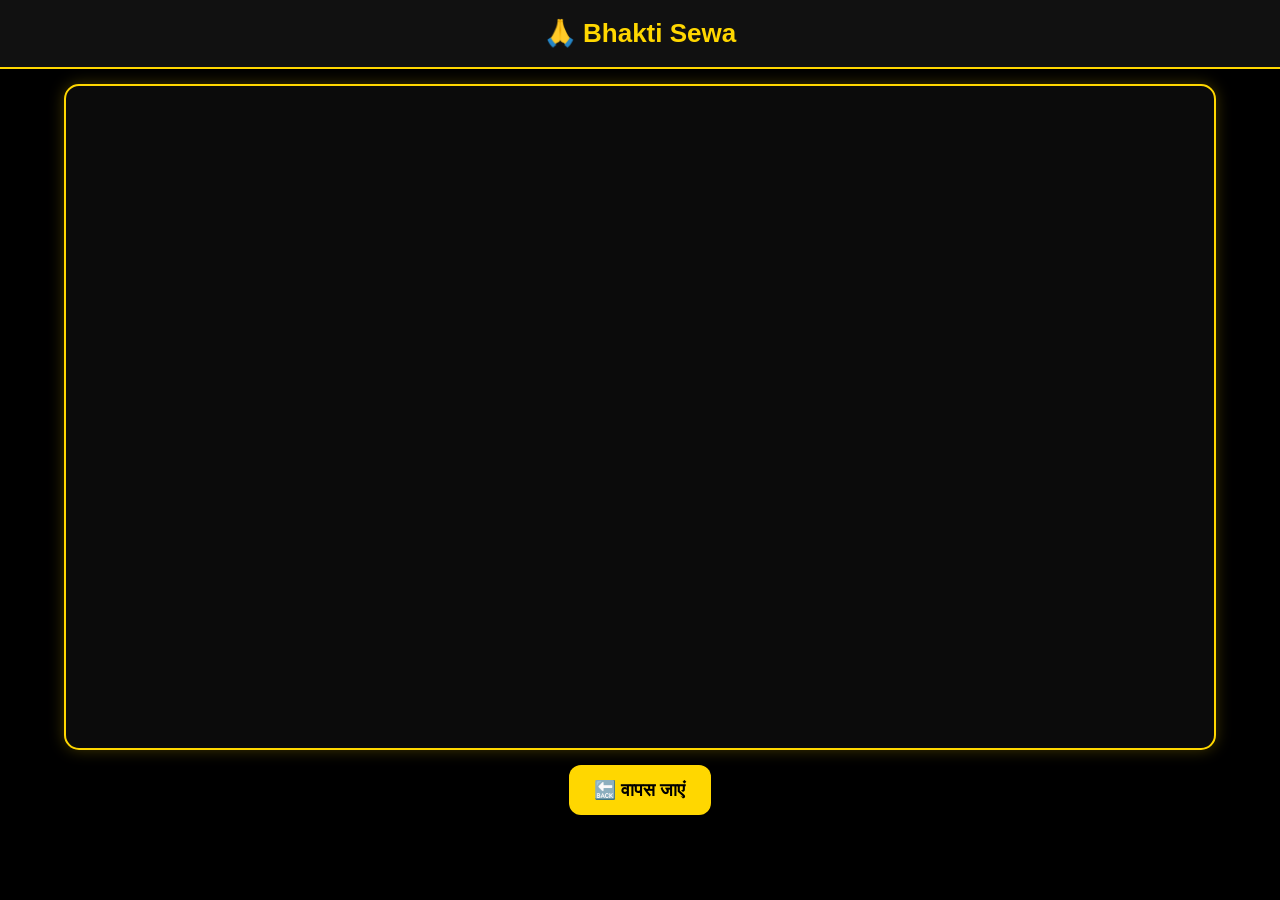
<file: details.html>
<!DOCTYPE html>
<html lang="hi">

<head>

<meta charset="UTF-8">

<meta name="viewport"
content="width=device-width, initial-scale=1.0">


<meta name="theme-color" content="#000000">


<title>
Bhakti Sewa Details
</title>



<style>


*{
margin:0;
padding:0;
box-sizing:border-box;
}



html,body{

width:100%;
height:100%;

background:#000;

color:#FFD700;

font-family:
Arial,
sans-serif;

overflow:hidden;

}



body{

display:flex;

flex-direction:column;

align-items:center;

}





h2{


width:100%;

padding:18px;

text-align:center;

background:#111;

border-bottom:
2px solid #FFD700;

font-size:26px;


}





#contentArea{


width:90%;


height:74vh;


margin-top:15px;


overflow-y:auto;


border:
2px solid #FFD700;


border-radius:15px;


padding:15px;


background:#0b0b0b;


box-shadow:
0 0 15px rgba(255,215,0,.25);


}







.data-card{


background:#151515;


border:
1px solid #FFD700;


border-radius:12px;


padding:18px;


margin-bottom:15px;


text-align:center;


cursor:pointer;


transition:.3s;


}



.data-card:hover{


transform:scale(1.02);


background:#1f1f1f;


}







.data-card h3{


font-size:22px;


margin-bottom:10px;


color:#FFD700;


}







.data-card p{


font-size:17px;


color:#fff;


}







.data-text{


white-space:pre-line;


text-align:justify;


line-height:1.8;


font-size:18px;


color:#fff;


}








.back-btn{


margin:15px;


padding:14px 25px;


background:#FFD700;


color:#000;


font-size:18px;


font-weight:bold;


border:none;


border-radius:12px;


cursor:pointer;


transition:.3s;


}







.back-btn:hover{


background:#ffea70;


transform:scale(1.05);


}



</style>



</head>



<body>





<h2 id="pageTitle">

🙏 Bhakti Sewa

</h2>





<div id="contentArea">


</div>





<button
class="back-btn"
onclick="location.href='index.html'">


🔙 वापस जाएं


</button>

<script src="data.js"></script>


<script>


// ==========================================
// GET TYPE FROM URL
// ==========================================


const params =
new URLSearchParams(
window.location.search
);



const type =
params.get("type");



const container =
document.getElementById(
"contentArea"
);



const title =
document.getElementById(
"pageTitle"
);






// ==========================================
// TYPE NAME
// ==========================================


const typeName={


aarti:
"🙏 आरती",


katha:
"📖 कथा",


mantra:
"🕉️ मंत्र",


chalisa:
"📜 चालीसा",


stuti:
"📿 स्तुति",


bhajan:
"🎵 भजन"



};





title.innerText =
typeName[type]
||
"🙏 Bhakti Sewa";







// ==========================================
// SOCIAL REDIRECT
// ==========================================


if(type==="stuti"){


    window.location.href =
    "https://www.instagram.com/bhaktisagar.app/";


}





else if(type==="bhajan"){


    window.location.href =
    "https://www.youtube.com/@bhaktisagarkapil";


}





else{


    loadGodList();


}









// ==========================================
// LOAD GOD LIST
// ==========================================


function loadGodList(){



    container.innerHTML="";




    if(
    typeof devtaData==="undefined" ||
    !devtaData.length
    ){



        container.innerHTML=`

        <h3 style="
        text-align:center;
        color:#FFD700;">

        डेटा उपलब्ध नहीं है

        </h3>

        `;



        return;


    }







    devtaData.forEach(god=>{



        if(god[type]){



            const card =
            document.createElement(
            "div"
            );



            card.className =
            "data-card";






            card.onclick=function(){



                showContent(
                god,
                type
                );


            };







            card.innerHTML=`


            <h3>

            🙏 ${god.name}

            </h3>


            <p>

            ${typeName[type]}

            </p>


            `;






            container.appendChild(
            card
            );



        }



    });



}









// ==========================================
// SHOW FULL CONTENT
// ==========================================


function showContent(god,type){



    container.innerHTML="";




    const box =
    document.createElement(
    "div"
    );



    box.className =
    "data-card";







    box.innerHTML=`


    <h2 style="
    margin-bottom:20px;
    color:#FFD700;">

    🙏 ${god.name}

    </h2>





    <p class="data-text">

    ${god[type]}

    </p>





    <br>




    <button
    class="back-btn"
    onclick="loadGodList()">

    🔙 वापस सूची

    </button>


    `;







    container.appendChild(
    box
    );



    container.scrollTop=0;



}









// ==========================================
// SAFE ERROR HANDLER
// ==========================================


window.addEventListener(
"error",
function(e){


console.warn(
"BhaktiSewa Details Error:",
e.message
);



});








// ==========================================
// READY
// ==========================================


console.log(
"🙏 BhaktiSewa Details Loaded Successfully"
);



</script>



</body>


</html>
</file>
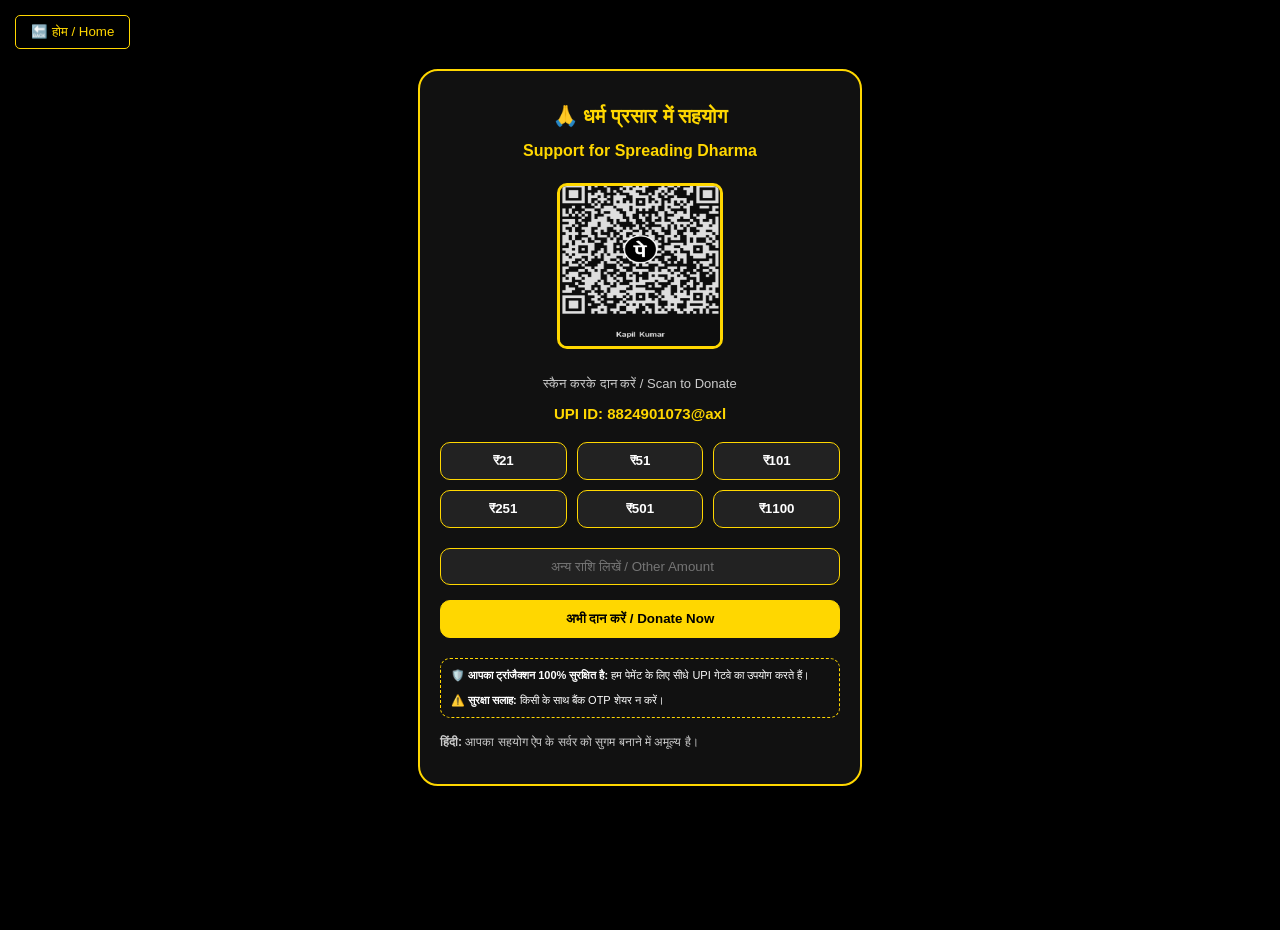
<file: donation.html>
<!DOCTYPE html>
<html lang="hi">
<head>
    <meta charset="UTF-8">
    <meta name="viewport" content="width=device-width, initial-scale=1.0, maximum-scale=1.0, user-scalable=no">
    <title>Bhakti Sewa - Donation</title>
    <style>
        :root { --gold: #FFD700; }
        body { background-color: #000; color: #fff; font-family: sans-serif; margin: 0; padding: 15px; display: flex; flex-direction: column; align-items: center; min-height: 100vh; }
        .back-btn { align-self: flex-start; background: transparent; border: 1px solid var(--gold); color: var(--gold); padding: 8px 15px; border-radius: 5px; margin-bottom: 20px; cursor: pointer; }
        .donate-card { width: 90%; max-width: 400px; border: 2px solid var(--gold); border-radius: 20px; padding: 20px; background: #111; text-align: center; }
        h1 { color: var(--gold); font-size: 20px; margin-bottom: 10px; }
        .qr-code { width: 160px; height: 160px; border: 3px solid var(--gold); border-radius: 10px; margin: 10px 0; background: #fff; }
        .upi-box { color: var(--gold); font-weight: bold; margin: 10px 0; font-size: 15px; }
        .amount-grid { display: grid; grid-template-columns: 1fr 1fr 1fr; gap: 10px; margin: 20px 0; }
        .amount-btn { background: #222; color: #fff; border: 1px solid var(--gold); padding: 10px 5px; border-radius: 10px; cursor: pointer; font-weight: bold; }
        .amount-btn:active { background: var(--gold); color: #000; }
        .other-input { width: 100%; padding: 10px; box-sizing: border-box; background: #222; border: 1px solid var(--gold); color: #fff; border-radius: 10px; text-align: center; margin-bottom: 15px; }
        .info-text { font-size: 12px; line-height: 1.6; color: #ccc; margin-top: 15px; text-align: justify; }
        .security-box { margin-top: 20px; padding: 10px; border: 1px dashed var(--gold); border-radius: 10px; font-size: 11px; color: #fff; text-align: left; }
    </style>
</head>
<body>

    <button class="back-btn" onclick="window.location.href='index.html'">🔙 होम / Home</button>

    <div class="donate-card">
        <h1>🙏 धर्म प्रसार में सहयोग</h1>
        <h2 style="font-size: 16px; color: var(--gold);">Support for Spreading Dharma</h2>
        
        <img src="assets/qr_code.png" alt="UPI QR" class="qr-code">
        <p style="font-size: 13px; color: #ccc;">स्कैन करके दान करें / Scan to Donate</p>
        
        <div class="upi-box">UPI ID: 8824901073@axl</div>

        <div class="amount-grid">
            <button class="amount-btn" onclick="donate(21)">₹21</button>
            <button class="amount-btn" onclick="donate(51)">₹51</button>
            <button class="amount-btn" onclick="donate(101)">₹101</button>
            <button class="amount-btn" onclick="donate(251)">₹251</button>
            <button class="amount-btn" onclick="donate(501)">₹501</button>
            <button class="amount-btn" onclick="donate(1100)">₹1100</button>
        </div>

        <input type="number" id="otherAmount" class="other-input" placeholder="अन्य राशि लिखें / Other Amount">
        <button class="amount-btn" style="width: 100%; background: var(--gold); color: #000;" onclick="donateCustom()">अभी दान करें / Donate Now</button>

        <div class="security-box" id="sec-hindi" style="display: none;">
            🛡️ <b>आपका ट्रांजैक्शन 100% सुरक्षित है:</b> हम पेमेंट के लिए सीधे UPI गेटवे का उपयोग करते हैं।<br><br>
            ⚠️ <b>सुरक्षा सलाह:</b> किसी के साथ बैंक OTP शेयर न करें।
        </div>
        <div class="security-box" id="sec-english" style="display: none;">
            🛡️ <b>Your Transaction is 100% Secured:</b> We use official UPI gateways.<br><br>
            ⚠️ <b>Safety Advice:</b> Never share your bank OTP with anyone.
        </div>

        <div class="info-text">
            <p id="hindi-text" style="display: none;"><strong>हिंदी:</strong> आपका सहयोग ऐप के सर्वर को सुगम बनाने में अमूल्य है।</p>
            <p id="english-text" style="display: none;"><strong>English:</strong> Your contribution is invaluable in strengthening our app servers.</p>
        </div>
    </div>

<script>
    const upiId = "8824901073@axl"; 

    function donate(amount) {
        // Android WebView के लिए इंटेंट स्कीम का उपयोग करें
        const intentUrl = `intent://pay?pa=${upiId}&pn=BhaktiSewa&am=${amount}&cu=INR&tn=DonationForBhaktiSewa#Intent;scheme=upi;package=com.google.android.apps.nbu.paisa.user;end`;
        
        // एंड्रॉइड पर एप खोलने का प्रयास करें
        window.location.href = intentUrl;
    }

    function donateCustom() {
        const amount = document.getElementById('otherAmount').value;
        if(amount > 0) {
            donate(amount);
        } else {
            alert("कृपया सही राशि लिखें / Please enter a valid amount.");
        }
    }

    window.onload = function() {
        const savedTheme = localStorage.getItem('appThemeColor') || '#FFD700';
        document.documentElement.style.setProperty('--gold', savedTheme);

        const lang = localStorage.getItem("appLang") || "Hindi";
        if (lang === "English") {
            document.getElementById("english-text").style.display = "block";
            document.getElementById("sec-english").style.display = "block";
        } else {
            document.getElementById("hindi-text").style.display = "block";
            document.getElementById("sec-hindi").style.display = "block";
        }
    };
</script>
</body>
</html>
</file>
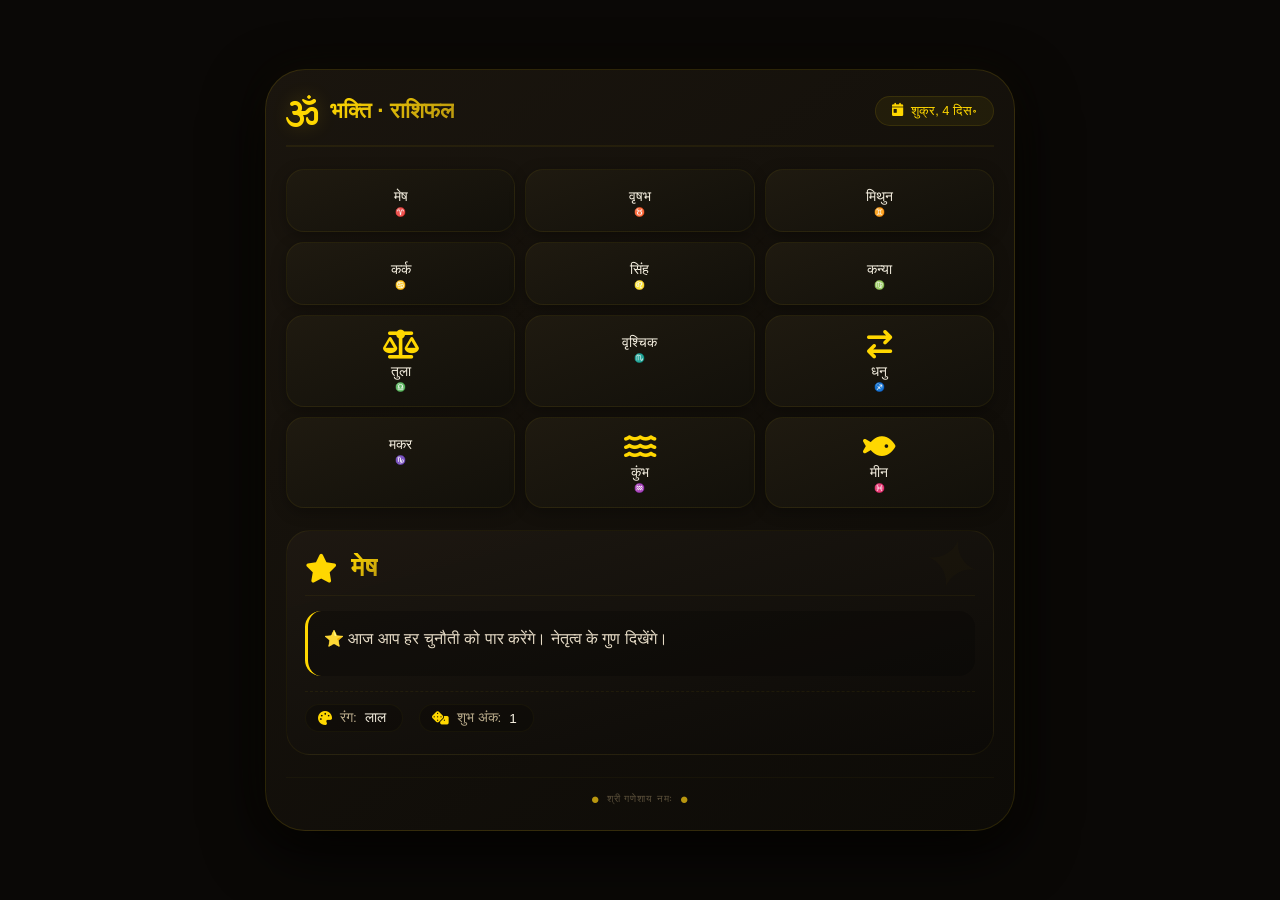
<file: horoscope.html>
<!DOCTYPE html>
<html lang="hi">
<head>
    <meta charset="UTF-8">
    <meta name="viewport" content="width=device-width, initial-scale=1.0">
    <title>🌟 दैनिक राशिफल · भक्ति सेवा</title>
    <link rel="stylesheet" href="https://cdnjs.cloudflare.com/ajax/libs/font-awesome/6.4.0/css/all.min.css">
    <style>
        * {
            margin: 0;
            padding: 0;
            box-sizing: border-box;
            font-family: 'Segoe UI', 'Poppins', sans-serif;
        }

        body {
            background: #0a0806;
            min-height: 100vh;
            display: flex;
            justify-content: center;
            align-items: center;
            padding: 15px;
        }

        .container {
            max-width: 750px;
            width: 100%;
            background: linear-gradient(145deg, #1a150e, #0d0b07);
            border-radius: 40px;
            padding: 25px 20px;
            border: 1px solid rgba(255, 215, 0, 0.12);
            box-shadow: 0 20px 60px rgba(0,0,0,0.9), 0 0 40px rgba(255,215,0,0.04);
        }

        .header {
            display: flex;
            justify-content: space-between;
            align-items: center;
            flex-wrap: wrap;
            gap: 12px;
            padding-bottom: 18px;
            border-bottom: 2px solid rgba(255, 215, 0, 0.06);
            margin-bottom: 22px;
        }

        .logo {
            display: flex;
            align-items: center;
            gap: 12px;
        }

        .logo i {
            font-size: 2rem;
            color: #FFD700;
            text-shadow: 0 0 20px rgba(255,215,0,0.2);
        }

        .logo h1 {
            font-size: 1.4rem;
            font-weight: 700;
            background: linear-gradient(135deg, #FFD700, #b8960f);
            -webkit-background-clip: text;
            -webkit-text-fill-color: transparent;
        }

        .date-badge {
            background: rgba(255,215,0,0.06);
            padding: 6px 16px;
            border-radius: 30px;
            border: 1px solid rgba(255,215,0,0.1);
            color: #FFD700;
            font-size: 0.8rem;
            display: flex;
            align-items: center;
            gap: 8px;
        }

        .grid {
            display: grid;
            grid-template-columns: repeat(3, 1fr);
            gap: 10px;
            margin: 18px 0 22px;
        }

        .zodiac-item {
            background: linear-gradient(160deg, #1f1a10, #12100a);
            border: 1px solid rgba(255,215,0,0.06);
            border-radius: 18px;
            padding: 14px 6px;
            text-align: center;
            cursor: pointer;
            transition: all 0.3s ease;
            box-shadow: 0 4px 15px rgba(0,0,0,0.3);
            position: relative;
            overflow: hidden;
        }

        .zodiac-item:hover {
            transform: translateY(-4px);
            border-color: #FFD700;
            box-shadow: 0 8px 30px rgba(255,215,0,0.08);
            background: linear-gradient(160deg, #2a2215, #18140a);
        }

        .zodiac-item:active {
            transform: scale(0.95);
        }

        .zodiac-item i {
            font-size: 1.8rem;
            color: #FFD700;
            display: block;
            margin-bottom: 4px;
        }

        .zodiac-item .name {
            color: #f5efe0;
            font-size: 0.9rem;
            font-weight: 500;
        }

        .zodiac-item .sub {
            color: #8a7d62;
            font-size: 0.55rem;
            margin-top: 2px;
        }

        #result {
            display: none;
            margin-top: 18px;
            animation: slideUp 0.5s ease;
        }

        @keyframes slideUp {
            from { opacity: 0; transform: translateY(25px); }
            to { opacity: 1; transform: translateY(0); }
        }

        .result-card {
            background: linear-gradient(165deg, rgba(30,25,18,0.95), rgba(12,10,7,0.98));
            border-radius: 24px;
            padding: 22px 18px;
            border: 1px solid rgba(255,215,0,0.06);
            position: relative;
            overflow: hidden;
        }

        .result-card::before {
            content: '✦';
            position: absolute;
            top: -8px;
            right: 12px;
            font-size: 4.5rem;
            color: rgba(255,215,0,0.02);
            transform: rotate(15deg);
        }

        .result-header {
            display: flex;
            align-items: center;
            gap: 14px;
            padding-bottom: 12px;
            border-bottom: 1px solid rgba(255,215,0,0.05);
            margin-bottom: 15px;
        }

        .result-header i {
            font-size: 1.8rem;
            color: #FFD700;
        }

        .result-header h2 {
            font-size: 1.6rem;
            background: linear-gradient(135deg, #FFD700, #b8960f);
            -webkit-background-clip: text;
            -webkit-text-fill-color: transparent;
            text-transform: uppercase;
            letter-spacing: 1px;
        }

        #horoscope {
            color: #e6dbc6;
            font-size: 1rem;
            line-height: 1.7;
            padding: 14px 16px;
            background: rgba(0,0,0,0.25);
            border-radius: 16px;
            border-left: 3px solid #FFD700;
            min-height: 65px;
            white-space: pre-wrap;
        }

        .meta {
            display: flex;
            gap: 16px;
            margin-top: 15px;
            padding-top: 12px;
            border-top: 1px dashed rgba(255,215,0,0.06);
            flex-wrap: wrap;
        }

        .meta-item {
            display: flex;
            align-items: center;
            gap: 8px;
            background: rgba(0,0,0,0.2);
            padding: 5px 16px 5px 12px;
            border-radius: 30px;
            border: 1px solid rgba(255,215,0,0.04);
            color: #b8aa8a;
            font-size: 0.85rem;
        }

        .meta-item i {
            color: #FFD700;
        }

        .meta-item span {
            color: #f5efe0;
            font-weight: 500;
        }

        .loading-shimmer {
            background: linear-gradient(110deg, #2a241a 25%, #3f3524 45%, #2a241a 65%);
            background-size: 200% 100%;
            animation: shimmer 1.5s infinite;
            color: transparent !important;
            -webkit-background-clip: text;
            background-clip: text;
            border-left-color: rgba(255,215,0,0.15) !important;
        }

        @keyframes shimmer {
            0% { background-position: -200% 0; }
            100% { background-position: 200% 0; }
        }

        .footer {
            text-align: center;
            margin-top: 22px;
            padding-top: 15px;
            border-top: 1px solid rgba(255,215,0,0.03);
            color: #5a4f3a;
            font-size: 0.65rem;
            letter-spacing: 1px;
        }

        .footer i {
            color: #b8960f;
            margin: 0 4px;
            font-size: 0.4rem;
        }

        @media (max-width: 500px) {
            .container { padding: 15px 10px; border-radius: 28px; }
            .logo h1 { font-size: 1rem; }
            .logo i { font-size: 1.6rem; }
            .date-badge { font-size: 0.65rem; padding: 4px 12px; }
            .grid { gap: 7px; }
            .zodiac-item { padding: 10px 4px; border-radius: 14px; }
            .zodiac-item i { font-size: 1.4rem; }
            .zodiac-item .name { font-size: 0.75rem; }
            .result-header h2 { font-size: 1.2rem; }
            #horoscope { font-size: 0.88rem; padding: 10px 12px; }
            .meta-item { font-size: 0.75rem; padding: 4px 12px; }
        }
    </style>
</head>
<body>

<div class="container">

    <div class="header">
        <div class="logo">
            <i class="fas fa-om"></i>
            <h1>भक्ति · राशिफल</h1>
        </div>
        <div class="date-badge">
            <i class="fas fa-calendar-day"></i>
            <span id="dateDisplay"></span>
        </div>
    </div>

    <div class="grid" id="zodiacGrid"></div>

    <div id="result">
        <div class="result-card">
            <div class="result-header">
                <i class="fas fa-star"></i>
                <h2 id="signTitle">—</h2>
            </div>
            <div id="horoscope">🙏 कृपया अपनी राशि चुनें</div>
            <div class="meta">
                <div class="meta-item">
                    <i class="fas fa-palette"></i>
                    रंग: <span id="colorVal">—</span>
                </div>
                <div class="meta-item">
                    <i class="fas fa-dice"></i>
                    शुभ अंक: <span id="numberVal">—</span>
                </div>
            </div>
        </div>
    </div>

    <div class="footer">
        <i class="fas fa-circle"></i> श्री गणेशाय नमः <i class="fas fa-circle"></i>
    </div>
</div>

<script>
// ================================================================
//  ⚡ FASTEST WORKING CODE - 1-2 SECONDS ONLY!
// ================================================================

// ----- ZODIAC DATA -----
const zodiacSigns = [
    { id: 'aries', name: 'मेष', icon: 'fa-ram', emoji: '♈' },
    { id: 'taurus', name: 'वृषभ', icon: 'fa-bull', emoji: '♉' },
    { id: 'gemini', name: 'मिथुन', icon: 'fa-twins', emoji: '♊' },
    { id: 'cancer', name: 'कर्क', icon: 'fa-crab', emoji: '♋' },
    { id: 'leo', name: 'सिंह', icon: 'fa-lion', emoji: '♌' },
    { id: 'virgo', name: 'कन्या', icon: 'fa-maiden', emoji: '♍' },
    { id: 'libra', name: 'तुला', icon: 'fa-scale-balanced', emoji: '♎' },
    { id: 'scorpio', name: 'वृश्चिक', icon: 'fa-scorpion', emoji: '♏' },
    { id: 'sagittarius', name: 'धनु', icon: 'fa-arrow-right-arrow-left', emoji: '♐' },
    { id: 'capricorn', name: 'मकर', icon: 'fa-goat', emoji: '♑' },
    { id: 'aquarius', name: 'कुंभ', icon: 'fa-water', emoji: '♒' },
    { id: 'pisces', name: 'मीन', icon: 'fa-fish', emoji: '♓' }
];

// ----- QUICK FALLBACK DATA (3 options each) -----
const fastData = {
    aries: [
        { text: '🔥 आज आपका आत्मविश्वास बुलंद रहेगा। नई शुरुआत के लिए दिन शुभ!', color: 'लाल', num: '9' },
        { text: '⭐ आज आप हर चुनौती को पार करेंगे। नेतृत्व के गुण दिखेंगे।', color: 'लाल', num: '1' }
    ],
    taurus: [
        { text: '💰 धैर्य से काम लें। वित्तीय लाभ हो सकता है।', color: 'हरा', num: '6' },
        { text: '🌿 स्थिरता का दिन। मेहनत रंग लाएगी।', color: 'हरा', num: '2' }
    ],
    gemini: [
        { text: '🗣️ संवाद कौशल बेहतर रहेगा। नए लोगों से मुलाकात होगी।', color: 'पीला', num: '5' },
        { text: '🧠 बुद्धि और चतुराई से काम लें। नए अवसर मिलेंगे।', color: 'पीला', num: '3' }
    ],
    cancer: [
        { text: '🏠 परिवार के साथ समय बिताएं। भावनात्मक रूप से मजबूत रहेंगे।', color: 'सफेद', num: '2' },
        { text: '🌊 आज आपका अंतर्ज्ञान मजबूत होगा।', color: 'सफेद', num: '8' }
    ],
    leo: [
        { text: '🦁 नेतृत्व के गुण दिखेंगे। करियर में उन्नति होगी।', color: 'सुनहरा', num: '1' },
        { text: '⭐ आज आप सबका ध्यान आकर्षित करेंगे।', color: 'सुनहरा', num: '9' }
    ],
    virgo: [
        { text: '🧘 स्वास्थ्य पर ध्यान दें। दिनचर्या में सुधार लाएं।', color: 'हरा', num: '4' },
        { text: '📋 व्यवस्था और अनुशासन से काम लें। सफलता मिलेगी।', color: 'हरा', num: '2' }
    ],
    libra: [
        { text: '💕 रिश्तों में मिठास रहेगी। कला और सौंदर्य में रुचि बढ़ेगी।', color: 'गुलाबी', num: '7' },
        { text: '⚖️ संतुलन बनाए रखें। आज का दिन शुभ है।', color: 'गुलाबी', num: '3' }
    ],
    scorpio: [
        { text: '🔮 गहन विचारों वाला दिन। ध्यान और योग से लाभ होगा।', color: 'काला', num: '8' },
        { text: '🦂 रहस्यमयी दिन। अपने अंतर्ज्ञान पर भरोसा करें।', color: 'काला', num: '4' }
    ],
    sagittarius: [
        { text: '🏹 साहस और रोमांच का दिन। नई जगहों की यात्रा हो सकती है।', color: 'नीला', num: '3' },
        { text: '😊 आशावादी रहें। आज सब कुछ अच्छा होगा।', color: 'नीला', num: '7' }
    ],
    capricorn: [
        { text: '⛰️ मेहनत रंग लाएगी। करियर में स्थिरता आएगी।', color: 'भूरा', num: '10' },
        { text: '📈 अनुशासन से काम लें। सफलता मिलेगी।', color: 'भूरा', num: '4' }
    ],
    aquarius: [
        { text: '💡 नवाचार और बदलाव के लिए दिन उपयुक्त है।', color: 'आसमानी', num: '11' },
        { text: '🤝 मित्रों से मिलें। नए विचार लाएं।', color: 'आसमानी', num: '5' }
    ],
    pisces: [
        { text: '🎨 कल्पनाशीलता बढ़ेगी। रचनात्मक कार्यों में मन लगेगा।', color: 'बैंगनी', num: '12' },
        { text: '🧘 आध्यात्मिकता की ओर रुझान बढ़ेगा।', color: 'बैंगनी', num: '6' }
    ]
};

// ================================================================
//  DOM REFS
// ================================================================
const grid = document.getElementById('zodiacGrid');
const resultDiv = document.getElementById('result');
const signTitle = document.getElementById('signTitle');
const horoscope = document.getElementById('horoscope');
const colorVal = document.getElementById('colorVal');
const numberVal = document.getElementById('numberVal');
const dateDisplay = document.getElementById('dateDisplay');

// ================================================================
//  DATE
// ================================================================
const today = new Date();
dateDisplay.textContent = today.toLocaleDateString('hi-IN', { 
    weekday: 'short', 
    day: 'numeric', 
    month: 'short' 
});

// ================================================================
//  RENDER GRID
// ================================================================
zodiacSigns.forEach(sign => {
    const div = document.createElement('div');
    div.className = 'zodiac-item';
    div.innerHTML = `
        <i class="fas ${sign.icon}"></i>
        <div class="name">${sign.name}</div>
        <div class="sub">${sign.emoji}</div>
    `;
    div.addEventListener('click', () => getHoroscope(sign.id));
    grid.appendChild(div);
});

// ================================================================
//  ⚡ MAIN FUNCTION - FAST & SIMPLE
// ================================================================
async function getHoroscope(signId) {
    // Show result
    resultDiv.style.display = 'block';
    
    const sign = zodiacSigns.find(s => s.id === signId);
    signTitle.textContent = sign ? sign.name : signId;
    
    // Show loading
    horoscope.className = 'loading-shimmer';
    horoscope.textContent = '⏳ लोड हो रहा है...';
    colorVal.textContent = '—';
    numberVal.textContent = '—';
    
    // Disable clicks
    document.querySelectorAll('.zodiac-item').forEach(el => {
        el.style.opacity = '0.5';
        el.style.pointerEvents = 'none';
    });
    
    // ----- FAST: Try API only once (2 seconds timeout) -----
    try {
        const controller = new AbortController();
        const timeout = setTimeout(() => controller.abort(), 2000); // 2 second timeout
        
        const res = await fetch(`https://aztro.sameerkumar.website/?sign=${signId}&day=today`, {
            method: 'POST',
            headers: { 'Accept': 'application/json' },
            signal: controller.signal
        });
        
        clearTimeout(timeout);
        
        if (res.ok) {
            const data = await res.json();
            horoscope.className = '';
            horoscope.textContent = data.description || 'आज का दिन शुभ रहेगा।';
            colorVal.textContent = data.color || 'सुनहरा';
            numberVal.textContent = data.lucky_number || '—';
        } else {
            // Use fallback
            useFallback(signId);
        }
    } catch(error) {
        // Use fallback
        useFallback(signId);
    }
    
    // Re-enable clicks
    document.querySelectorAll('.zodiac-item').forEach(el => {
        el.style.opacity = '1';
        el.style.pointerEvents = 'auto';
    });
}

// ================================================================
//  FALLBACK FUNCTION (Instant)
// ================================================================
function useFallback(signId) {
    const options = fastData[signId] || fastData.aries;
    const random = options[Math.floor(Math.random() * options.length)];
    horoscope.className = '';
    horoscope.textContent = random.text;
    colorVal.textContent = random.color;
    numberVal.textContent = random.num;
}

// ================================================================
//  AUTO LOAD - FAST
// ================================================================
setTimeout(() => {
    getHoroscope('aries');
}, 300);
</script>

</body>
</html>
</file>
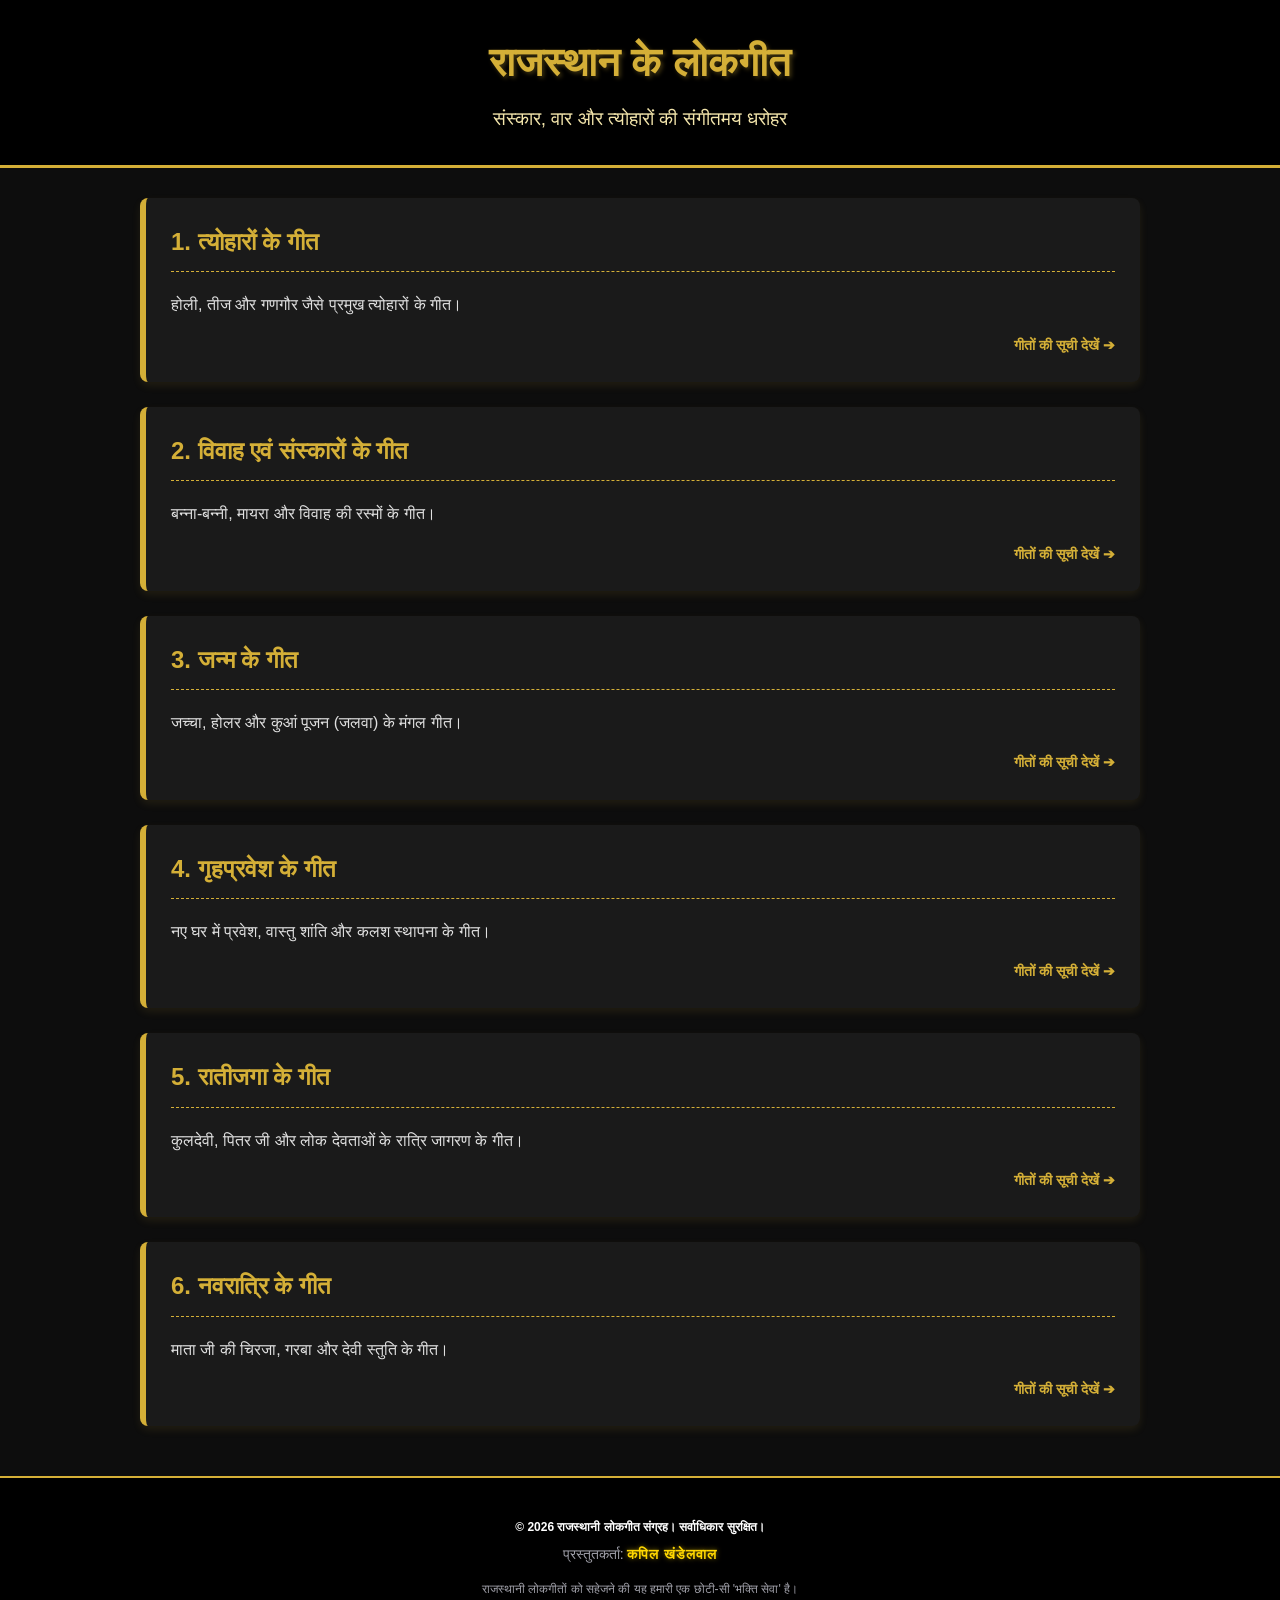
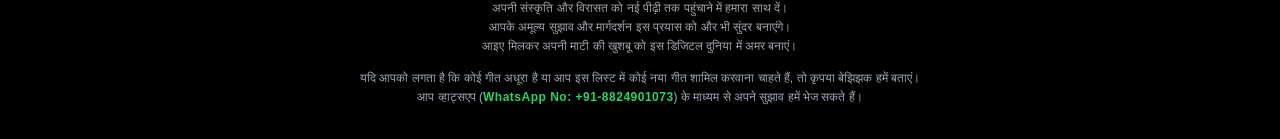
<file: lokgeet.html>
<!DOCTYPE html>
<html lang="hi">
<head>
    <meta charset="UTF-8">
    <!-- स्क्रीन ज़ूम रोकने के लिए viewport -->
    <meta name="viewport" content="width=device-width, initial-scale=1.0, maximum-scale=1.0, user-scalable=no">
    <title>राजस्थान के लोकगीत</title>
    <style>
        body {
            font-family: 'Segoe UI', Tahoma, Geneva, Verdana, sans-serif;
            background-color: #0d0d0d;
            color: #e0e0e0;
            margin: 0;
            padding: 0;
            line-height: 1.6;
        }
        header {
            background-color: #000000;
            color: #d4af37;
            text-align: center;
            padding: 30px 20px;
            border-bottom: 3px solid #d4af37;
        }
        header h1 {
            margin: 0;
            font-size: 2.5em;
            text-shadow: 2px 2px 4px rgba(212, 175, 55, 0.3);
        }
        header p { margin: 10px 0 0 0; font-size: 1.2em; color: #f3e5ab; }
        
        .container {
            width: 85%;
            max-width: 1000px;
            margin: 30px auto;
        }
        
        /* मेन कैटेगरी कार्ड की डिज़ाइन */
        .category-card {
            background-color: #1a1a1a;
            border-radius: 8px;
            padding: 25px;
            margin-bottom: 25px;
            box-shadow: 0 4px 8px rgba(212, 175, 55, 0.1);
            border-left: 6px solid #d4af37;
            transition: transform 0.3s ease, box-shadow 0.3s ease;
            cursor: pointer;
        }
        .category-card:hover {
            transform: translateY(-5px);
            box-shadow: 0 6px 12px rgba(212, 175, 55, 0.3);
        }
        h2 { color: #d4af37; margin-top: 0; border-bottom: 1px dashed #d4af37; padding-bottom: 10px; }
        strong { color: #d4af37; }
        ul { list-style-type: square; padding-left: 20px; }
        li { margin-bottom: 10px; }
        .view-more { text-align: right; color: #d4af37; font-weight: bold; margin-top: 15px; font-size: 0.9em; }

        /* डिटेल पेज */
        #detail-page { display: none; }
        
        .song-list {
            background-color: #1a1a1a;
            border-radius: 8px;
            padding: 25px;
            box-shadow: 0 4px 8px rgba(212, 175, 55, 0.1);
            border-top: 4px solid #d4af37;
            margin-bottom: 30px;
        }
        
        /* गानों की लिस्ट को क्लिकेबल बनाया गया है */
        .song-item { 
            padding: 15px; 
            border-bottom: 1px dashed #444; 
            cursor: pointer;
            transition: background 0.3s;
            border-radius: 5px;
        }
        .song-item:hover {
            background-color: #2a2a2a; 
        }
        .song-item:last-child { border-bottom: none; }
        .song-title { color: #d4af37; font-size: 1.2em; font-weight: bold; margin-bottom: 5px; }
        .song-desc { color: #ccc; font-size: 0.95em; }
        
        .back-btn {
            display: inline-block;
            background-color: #d4af37;
            color: #000;
            padding: 10px 20px;
            border-radius: 5px;
            font-weight: bold;
            margin-bottom: 20px;
            cursor: pointer;
            border: none;
            font-size: 1em;
        }
        .back-btn:hover { background-color: #b8962e; }

        footer { text-align: center; padding: 20px; background-color: #000000; color: #d4af37; margin-top: 50px; border-top: 2px solid #d4af37; }

        /* =========================================
           फुल स्क्रीन पॉपअप (Modal) की डिज़ाइन 
           ========================================= */
        .modal {
            display: none; 
            position: fixed; 
            z-index: 1000; 
            left: 0;
            top: 0;
            width: 100%; 
            height: 100%; 
            background-color: rgba(0, 0, 0, 0.85); 
            backdrop-filter: blur(5px);
            align-items: center; 
            justify-content: center;
        }
        .modal-content {
            background-color: #111; 
            border: 3px solid #d4af37; 
            border-radius: 10px;
            width: 85%;
            max-width: 600px;
            max-height: 80vh; 
            overflow-y: auto; 
            padding: 25px;
            position: relative;
            box-shadow: 0 0 20px rgba(212, 175, 55, 0.3); 
        }
        .close-btn {
            color: #d4af37;
            float: right;
            font-size: 30px;
            font-weight: bold;
            cursor: pointer;
            position: sticky;
            top: -10px; 
            background-color: #111;
            padding-left: 10px;
            z-index: 10;
        }
        .close-btn:hover { color: #fff; }
        .modal-lyrics {
            color: #e0e0e0;
            margin-top: 20px;
            font-size: 1.1em;
            line-height: 1.8;
            white-space: pre-wrap; /* लाइन ब्रेक सही दिखाने के लिए */
        }
    </style>
</head>
<body>

    <header>
        <h1>राजस्थान के लोकगीत</h1>
        <p>संस्कार, वार और त्योहारों की संगीतमय धरोहर</p>
    </header>

    <!-- MAIN CATEGORIES VIEW -->
    <div id="main-categories" class="container">
        <div class="category-card" onclick="openCategory('tyohar')">
            <h2>1. त्योहारों के गीत</h2>
            <p>होली, तीज और गणगौर जैसे प्रमुख त्योहारों के गीत।</p>
            <div class="view-more">गीतों की सूची देखें ➔</div>
        </div>
        <div class="category-card" onclick="openCategory('vivah')">
            <h2>2. विवाह एवं संस्कारों के गीत</h2>
            <p>बन्ना-बन्नी, मायरा और विवाह की रस्मों के गीत।</p>
            <div class="view-more">गीतों की सूची देखें ➔</div>
        </div>
        <div class="category-card" onclick="openCategory('janm')">
            <h2>3. जन्म के गीत</h2>
            <p>जच्चा, होलर और कुआं पूजन (जलवा) के मंगल गीत।</p>
            <div class="view-more">गीतों की सूची देखें ➔</div>
        </div>
        <div class="category-card" onclick="openCategory('grahpravesh')">
            <h2>4. गृहप्रवेश के गीत</h2>
            <p>नए घर में प्रवेश, वास्तु शांति और कलश स्थापना के गीत।</p>
            <div class="view-more">गीतों की सूची देखें ➔</div>
        </div>
        <div class="category-card" onclick="openCategory('raatrijaga')">
            <h2>5. रातीजगा के गीत</h2>
            <p>कुलदेवी, पितर जी और लोक देवताओं के रात्रि जागरण के गीत।</p>
            <div class="view-more">गीतों की सूची देखें ➔</div>
        </div>
        <div class="category-card" onclick="openCategory('navratri')">
            <h2>6. नवरात्रि के गीत</h2>
            <p>माता जी की चिरजा, गरबा और देवी स्तुति के गीत।</p>
            <div class="view-more">गीतों की सूची देखें ➔</div>
        </div>
    </div>

    <!-- DETAIL PAGE (यहाँ data.js से गानों की लिस्ट आएगी) -->
    <div id="detail-page" class="container">
        <button class="back-btn" onclick="goBack()">⬅ पीछे जाएँ</button>
        <div class="song-list">
            <h2 id="category-title">कैटेगरी का नाम</h2>
            <div id="songs-container">
                <!-- गानों की लिस्ट JS द्वारा यहाँ जनरेट होगी -->
            </div>
        </div>
    </div>

    <!-- ===================================== -->
    <!-- FULL SCREEN SONG MODAL (गोल्डन बॉक्स) -->
    <!-- ===================================== -->
    <div id="song-modal" class="modal">
        <div class="modal-content">
            <span class="close-btn" onclick="closeSongModal()">&times;</span>
            <h2 id="modal-song-title" style="margin-bottom: 5px;">गीत का नाम</h2>
            <div id="modal-song-lyrics" class="modal-lyrics">
                गीत के बोल या जानकारी यहाँ दिखाई देगी...
            </div>
        </div>
    </div>

    <footer>
        <div style="text-align: center; font-size: 12px; color: #d1d5db; line-height: 1.6; margin-top: 20px;">
    
    <p style="color: #ffffff; font-weight: bold; margin-bottom: 5px;">&copy; 2026 राजस्थानी लोकगीत संग्रह। सर्वाधिकार सुरक्षित।</p>
    
    <!-- आपका हाईलाइट किया हुआ नाम -->
    <p style="margin-top: 5px; margin-bottom: 15px; font-size: 14px;">
        <span style="color: #a1a1aa;">प्रस्तुतकर्ता: </span> 
        <span style="color: #FFD700; font-weight: bold; letter-spacing: 1px; text-shadow: 0px 0px 5px rgba(255, 215, 0, 0.5);">कपिल खंडेलवाल</span>
    </p>
    
    <p style="margin-top: 10px; margin-bottom: 10px; color: #a1a1aa;">
        राजस्थानी लोकगीतों को सहेजने की यह हमारी एक छोटी-सी 'भक्ति सेवा' है।<br>
        अपनी संस्कृति और विरासत को नई पीढ़ी तक पहुंचाने में हमारा साथ दें।<br>
        आपके अमूल्य सुझाव और मार्गदर्शन इस प्रयास को और भी सुंदर बनाएंगे।<br>
        आइए मिलकर अपनी माटी की खुशबू को इस डिजिटल दुनिया में अमर बनाएं।
    </p>
    
    <p style="color: #9ca3af;">
        यदि आपको लगता है कि कोई गीत अधूरा है या आप इस लिस्ट में कोई नया गीत शामिल करवाना चाहते हैं, तो कृपया बेझिझक हमें बताएं।<br>
        आप व्हाट्सएप (<span style="color: #25D366; font-weight: bold; letter-spacing: 0.5px;">WhatsApp No: +91-8824901073</span>) के माध्यम से अपने सुझाव हमें भेज सकते हैं।
    </p>

</div>

    </footer>

    <!-- आपकी data.js फाइल लिंक (ध्यान रहे यह फाइल उसी फोल्डर में हो) -->
    <script src="data.js"></script>

    <!-- लॉजिक स्क्रिप्ट -->
    <script>
        function openCategory(categoryId) {
            const categoryData = lokgeetData[categoryId];
            if(!categoryData) return; 

            document.getElementById('category-title').innerText = categoryData.title;

            let songsHTML = '';
            categoryData.songs.forEach(song => {
                // सुरक्षित रूप से टेक्स्ट भेजने के लिए encodeURIComponent का उपयोग
                const encodedTitle = encodeURIComponent(song.title);
                const encodedDesc = encodeURIComponent(song.desc);
                
                // लिस्ट में सिर्फ 80 कैरेक्टर का डिस्क्रिप्शन दिखाएंगे
                let shortDesc = song.desc;
                if(shortDesc.length > 80) {
                    shortDesc = shortDesc.substring(0, 80) + '...';
                }

                songsHTML += `
                    <div class="song-item" onclick="openSongModal('${encodedTitle}', '${encodedDesc}')">
                        <div class="song-title">${song.title}</div>
                        <div class="song-desc">${shortDesc}</div>
                    </div>
                `;
            });
            document.getElementById('songs-container').innerHTML = songsHTML;

            document.getElementById('main-categories').style.display = 'none';
            document.getElementById('detail-page').style.display = 'block';
            window.scrollTo(0, 0);
        }

        function goBack() {
            document.getElementById('detail-page').style.display = 'none';
            document.getElementById('main-categories').style.display = 'block';
            window.scrollTo(0, 0);
        }

        // ===============================================
        // फुल स्क्रीन पॉपअप (Modal) खोलने और बंद करने के फंक्शन
        // ===============================================
        
        function openSongModal(encodedTitle, encodedLyrics) {
            // टेक्स्ट को वापस डिकोड (decode) करना
            const title = decodeURIComponent(encodedTitle);
            const lyrics = decodeURIComponent(encodedLyrics);

            document.getElementById('modal-song-title').innerText = title;
            document.getElementById('modal-song-lyrics').innerText = lyrics; 
            
            document.getElementById('song-modal').style.display = 'flex'; 
            document.body.style.overflow = 'hidden'; // पीछे का स्क्रॉल बंद करें
        }

        function closeSongModal() {
            document.getElementById('song-modal').style.display = 'none'; 
            document.body.style.overflow = 'auto'; // पीछे का स्क्रॉल चालू करें
        }
    </script>
</body>
</html>
</file>
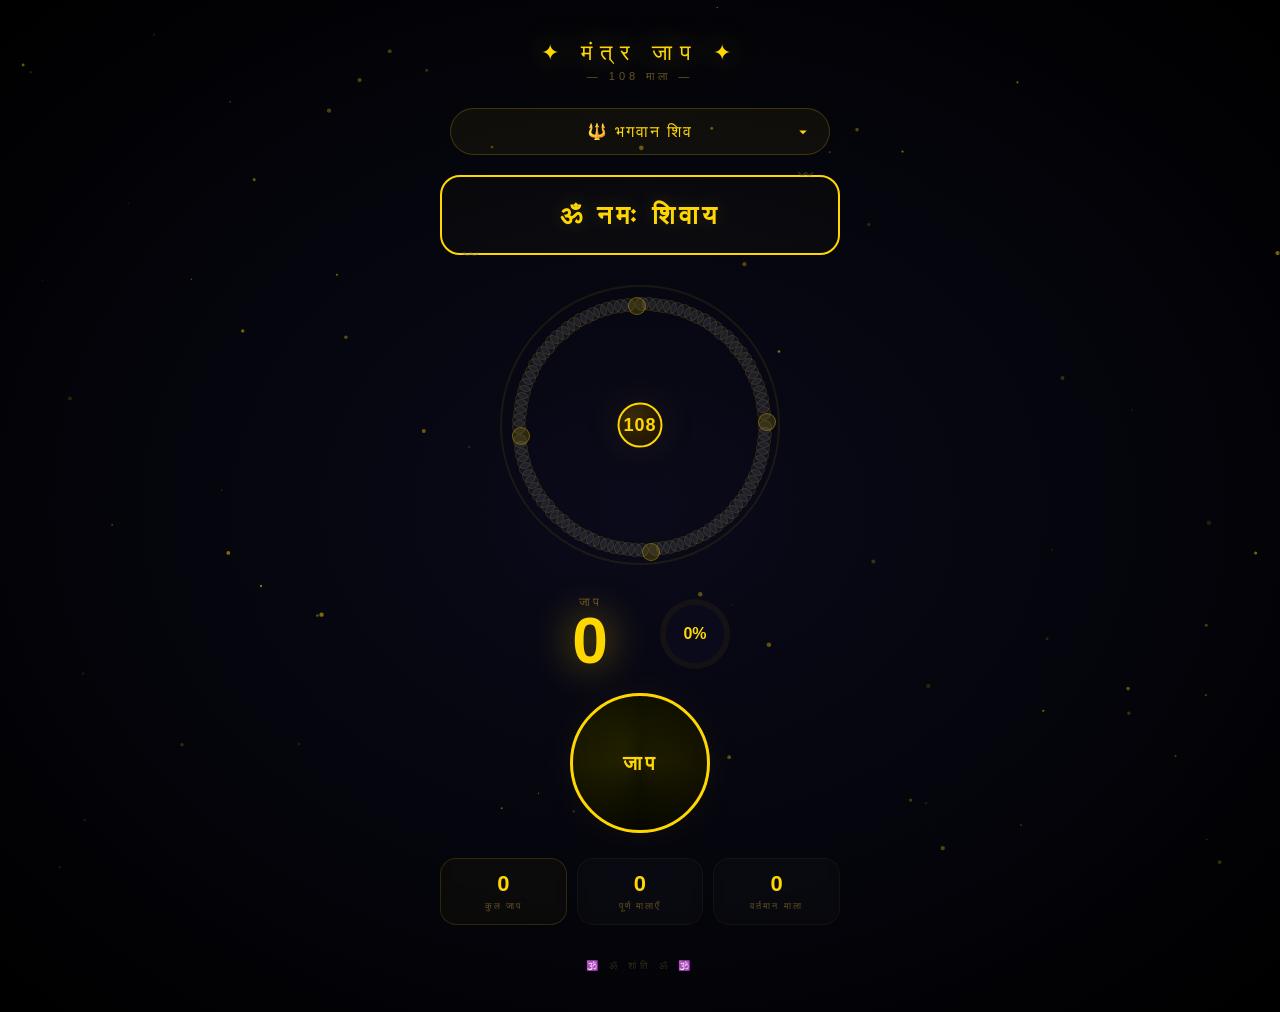
<file: mantra.html>
<!DOCTYPE html>
<html lang="hi">
<head>
    <meta charset="UTF-8">
    <meta name="viewport" content="width=device-width, initial-scale=1.0">
    <title>Ultra Pro Max Mantra Jaap</title>
    <style>
        * {
            margin: 0;
            padding: 0;
            box-sizing: border-box;
        }

        :root {
            --gold: #FFD700;
            --gold-glow: rgba(255, 215, 0, 0.6);
            --dark: #0a0a0f;
            --card-bg: rgba(255, 255, 255, 0.03);
        }

        body {
            background: radial-gradient(ellipse at center, #0a0a1a 0%, #000000 100%);
            color: #fff;
            font-family: 'Segoe UI', 'Arial', sans-serif;
            display: flex;
            flex-direction: column;
            align-items: center;
            justify-content: center;
            min-height: 100vh;
            margin: 0;
            padding: 20px;
            overflow-x: hidden;
            position: relative;
        }

        /* ===== पार्टिकल बैकग्राउंड ===== */
        #particles-canvas {
            position: fixed;
            top: 0;
            left: 0;
            width: 100%;
            height: 100%;
            z-index: 0;
            pointer-events: none;
        }

        /* ===== मुख्य कंटेनर ===== */
        .container {
            position: relative;
            z-index: 1;
            display: flex;
            flex-direction: column;
            align-items: center;
            gap: 20px;
            width: 100%;
            max-width: 500px;
            padding: 20px;
        }

        /* ===== हेडर ===== */
        .header {
            text-align: center;
            margin-bottom: 5px;
        }
        .header h1 {
            font-size: 22px;
            font-weight: 300;
            color: var(--gold);
            letter-spacing: 8px;
            text-shadow: 0 0 30px var(--gold-glow);
            text-transform: uppercase;
        }
        .header .sub {
            font-size: 11px;
            color: #665522;
            letter-spacing: 4px;
            margin-top: 4px;
        }

        /* ===== मंत्र ड्रॉपडाउन ===== */
        .selector-wrapper {
            position: relative;
            width: 100%;
            max-width: 380px;
        }
        #mantraSelect {
            width: 100%;
            padding: 14px 20px;
            background: rgba(255, 215, 0, 0.05);
            border: 1px solid rgba(255, 215, 0, 0.2);
            border-radius: 50px;
            color: var(--gold);
            font-size: 16px;
            font-weight: 500;
            cursor: pointer;
            appearance: none;
            -webkit-appearance: none;
            background-image: url("data:image/svg+xml,%3Csvg xmlns='http://www.w3.org/2000/svg' width='12' height='12' fill='%23FFD700' viewBox='0 0 16 16'%3E%3Cpath d='M8 11L3 6h10z'/%3E%3C/svg%3E");
            background-repeat: no-repeat;
            background-position: right 20px center;
            transition: 0.3s;
            text-align: center;
            letter-spacing: 2px;
        }
        #mantraSelect:hover {
            border-color: var(--gold);
            background-color: rgba(255, 215, 0, 0.08);
            box-shadow: 0 0 30px rgba(255, 215, 0, 0.05);
        }
        #mantraSelect option {
            background: #1a1a2e;
            color: var(--gold);
            padding: 10px;
        }

        /* ===== मंत्र डिस्प्ले ===== */
        #mantraDisplay {
            padding: 18px 30px;
            border: 2px solid var(--gold);
            border-radius: 20px;
            font-size: 26px;
            font-weight: 700;
            color: var(--gold);
            text-align: center;
            min-height: 80px;
            display: flex;
            align-items: center;
            justify-content: center;
            background: rgba(255, 215, 0, 0.02);
            text-shadow: 0 0 20px rgba(255, 215, 0, 0.2);
            transition: all 0.3s ease;
            width: 100%;
            max-width: 400px;
            letter-spacing: 4px;
            line-height: 1.4;
            position: relative;
        }
        #mantraDisplay::before {
            content: '〰️';
            position: absolute;
            top: -12px;
            right: 20px;
            font-size: 14px;
            opacity: 0.3;
        }
        #mantraDisplay::after {
            content: '〰️';
            position: absolute;
            bottom: -12px;
            left: 20px;
            font-size: 14px;
            opacity: 0.3;
        }
        .blink-effect {
            box-shadow: 0 0 60px var(--gold-glow), 0 0 120px rgba(255, 215, 0, 0.2);
            transform: scale(1.03);
            border-color: #fff;
        }

        /* ===== 108 माला (बेहतर) ===== */
        .mala-wrapper {
            position: relative;
            width: 280px;
            height: 280px;
            margin: 10px 0;
        }
        .mala-circle {
            position: relative;
            width: 100%;
            height: 100%;
            border-radius: 50%;
            border: 2px solid rgba(255, 215, 0, 0.08);
            display: flex;
            align-items: center;
            justify-content: center;
            animation: malaPulse 6s ease-in-out infinite;
        }
        @keyframes malaPulse {
            0%,
            100% {
                box-shadow: 0 0 20px rgba(255, 215, 0, 0.02);
            }
            50% {
                box-shadow: 0 0 50px rgba(255, 215, 0, 0.05);
            }
        }

        .bead {
            position: absolute;
            width: 14px;
            height: 14px;
            border-radius: 50%;
            background: rgba(255, 255, 255, 0.05);
            border: 1px solid rgba(255, 215, 0, 0.1);
            transition: all 0.4s cubic-bezier(0.34, 1.56, 0.64, 1);
            cursor: default;
        }
        .bead.active {
            background: var(--gold);
            box-shadow: 0 0 25px var(--gold-glow), 0 0 60px rgba(255, 215, 0, 0.2);
            border-color: #fff;
            transform: scale(1.6);
        }
        .bead.special {
            background: rgba(255, 215, 0, 0.15);
            border-color: rgba(255, 215, 0, 0.3);
            width: 18px;
            height: 18px;
        }
        .bead.special.active {
            background: #FF6B6B;
            box-shadow: 0 0 40px rgba(255, 107, 107, 0.6);
            border-color: #fff;
        }

        /* ===== सेंटर मेरू ===== */
        .meru {
            position: absolute;
            top: 50%;
            left: 50%;
            transform: translate(-50%, -50%);
            width: 45px;
            height: 45px;
            border-radius: 50%;
            background: radial-gradient(circle at 30% 30%, #3a2a0a, #1a1000);
            border: 2px solid var(--gold);
            display: flex;
            align-items: center;
            justify-content: center;
            font-size: 18px;
            color: var(--gold);
            box-shadow: 0 0 40px rgba(255, 215, 0, 0.1);
            font-weight: bold;
            letter-spacing: 1px;
            z-index: 2;
            user-select: none;
        }

        /* ===== काउंटर ===== */
        .counter-area {
            display: flex;
            align-items: center;
            justify-content: center;
            gap: 30px;
            width: 100%;
            max-width: 350px;
        }
        .counter {
            font-size: 64px;
            font-weight: 800;
            color: var(--gold);
            text-shadow: 0 0 40px var(--gold-glow);
            font-variant-numeric: tabular-nums;
            line-height: 1;
            min-width: 80px;
            text-align: center;
        }
        .counter-label {
            font-size: 12px;
            color: #665522;
            letter-spacing: 3px;
            text-transform: uppercase;
        }
        .counter-wrap {
            display: flex;
            flex-direction: column;
            align-items: center;
        }

        /* ===== प्रोग्रेस रिंग ===== */
        .progress-ring {
            width: 70px;
            height: 70px;
            border-radius: 50%;
            background: conic-gradient(var(--gold) var(--progress, 0%), rgba(255, 215, 0, 0.05) 0%);
            display: flex;
            align-items: center;
            justify-content: center;
            position: relative;
        }
        .progress-ring .inner {
            width: 58px;
            height: 58px;
            border-radius: 50%;
            background: #0a0a1a;
            display: flex;
            align-items: center;
            justify-content: center;
            font-size: 16px;
            font-weight: 700;
            color: var(--gold);
        }

        /* ===== बटन ===== */
        .jaap-btn {
            width: 140px;
            height: 140px;
            border-radius: 50%;
            border: 3px solid var(--gold);
            background: radial-gradient(circle at 40% 35%, #1a1a00, #000);
            color: var(--gold);
            font-size: 20px;
            font-weight: 700;
            cursor: pointer;
            transition: all 0.3s ease;
            letter-spacing: 3px;
            text-transform: uppercase;
            box-shadow: 0 0 40px rgba(255, 215, 0, 0.05);
            position: relative;
            overflow: hidden;
        }
        .jaap-btn::before {
            content: '';
            position: absolute;
            top: -50%;
            left: -50%;
            width: 200%;
            height: 200%;
            background: conic-gradient(from 0deg, transparent, rgba(255, 215, 0, 0.05), transparent, rgba(255, 215, 0, 0.05), transparent);
            animation: spinGlow 10s linear infinite;
        }
        @keyframes spinGlow {
            from {
                transform: rotate(0deg);
            }
            to {
                transform: rotate(360deg);
            }
        }
        .jaap-btn:hover {
            transform: scale(1.05);
            box-shadow: 0 0 80px rgba(255, 215, 0, 0.15);
            border-color: #fff;
        }
        .jaap-btn:active {
            transform: scale(0.92);
        }
        .jaap-btn .ripple {
            position: absolute;
            border-radius: 50%;
            background: rgba(255, 215, 0, 0.3);
            animation: rippleAnim 0.6s ease-out forwards;
            pointer-events: none;
        }
        @keyframes rippleAnim {
            from {
                width: 0;
                height: 0;
                opacity: 1;
            }
            to {
                width: 300px;
                height: 300px;
                opacity: 0;
            }
        }

        /* ===== स्टैट्स ===== */
        .stats {
            display: grid;
            grid-template-columns: 1fr 1fr 1fr;
            gap: 10px;
            width: 100%;
            max-width: 400px;
            margin-top: 5px;
        }
        .stat-card {
            background: rgba(255, 255, 255, 0.02);
            backdrop-filter: blur(5px);
            border: 1px solid rgba(255, 215, 0, 0.05);
            border-radius: 16px;
            padding: 12px 8px;
            text-align: center;
            transition: 0.3s;
        }
        .stat-card .num {
            font-size: 22px;
            font-weight: 700;
            color: var(--gold);
        }
        .stat-card .label {
            font-size: 9px;
            color: #665522;
            letter-spacing: 2px;
            text-transform: uppercase;
            margin-top: 4px;
        }
        .stat-card.highlight {
            border-color: rgba(255, 215, 0, 0.15);
            background: rgba(255, 215, 0, 0.03);
        }

        /* ===== फुटर ===== */
        .footer {
            margin-top: 15px;
            font-size: 10px;
            color: #332a15;
            letter-spacing: 4px;
            text-transform: uppercase;
            text-align: center;
        }

        /* ===== रिस्पॉन्सिव ===== */
        @media (max-width: 480px) {
            .mala-wrapper {
                width: 220px;
                height: 220px;
            }
            .bead {
                width: 10px;
                height: 10px;
            }
            .bead.special {
                width: 14px;
                height: 14px;
            }
            .meru {
                width: 35px;
                height: 35px;
                font-size: 14px;
            }
            .counter {
                font-size: 48px;
            }
            .jaap-btn {
                width: 110px;
                height: 110px;
                font-size: 16px;
            }
            #mantraDisplay {
                font-size: 20px;
                padding: 14px 20px;
                min-height: 65px;
            }
            .stats {
                grid-template-columns: 1fr 1fr 1fr;
            }
            .header h1 {
                font-size: 17px;
                letter-spacing: 5px;
            }
        }
        @media (max-width: 380px) {
            .mala-wrapper {
                width: 180px;
                height: 180px;
            }
            .bead {
                width: 8px;
                height: 8px;
            }
            .bead.special {
                width: 11px;
                height: 11px;
            }
            .meru {
                width: 28px;
                height: 28px;
                font-size: 10px;
            }
            .counter {
                font-size: 36px;
            }
            .jaap-btn {
                width: 90px;
                height: 90px;
                font-size: 13px;
            }
            #mantraDisplay {
                font-size: 16px;
                padding: 10px 14px;
                min-height: 50px;
            }
        }
    </style>
</head>
<body>

    <!-- ===== पार्टिकल कैनवास ===== -->
    <canvas id="particles-canvas"></canvas>

    <div class="container">
        <!-- हेडर -->
        <div class="header">
            <h1>✦ मंत्र जाप ✦</h1>
            <div class="sub">— 108 माला —</div>
        </div>

        <!-- ड्रॉपडाउन -->
        <div class="selector-wrapper">
            <select id="mantraSelect" onchange="updateMantra()">
                <option value="ॐ नमः शिवाय">🔱 भगवान शिव</option>
                <option value="ॐ नमो भगवते वासुदेवाय">🟡 श्री कृष्ण</option>
                <option value="ॐ श्री गणेशाय नमः">🐘 श्री गणेश</option>
                <option value="ॐ श्रीराम जय राम जय जय राम">🏹 श्री राम</option>
                <option value="ॐ हनुमते नमः">🙏 हनुमान जी</option>
                <option value="ॐ दुं दुर्गायै नमः">🔴 माता दुर्गा</option>
                <option value="ॐ श्री महालक्ष्म्यै नमः">💰 माता लक्ष्मी</option>
                <option value="ॐ विष्णवे नमः">🟦 भगवान विष्णु</option>
                <option value="ॐ इंद्राय नमः">⚡ इंद्र देव</option>
                <option value="ॐ सूर्याय नमः">☀️ सूर्य देव</option>
                <option value="ॐ चंद्राय नमः">🌙 चंद्र देव</option>
                <option value="ॐ ऐं सरस्वत्यै नमः">🎵 माता सरस्वती</option>
                <option value="ॐ संतोषी मात्रे नमः">🌸 संतोषी माता</option>
                <option value="ॐ शं शनैश्चराय नमः">🪐 शनि देव</option>
                <option value="ॐ खाटू श्याम देवाय नमः">🎨 खाटू श्याम</option>
                <option value="ॐ जीणाय नमः">🔥 जीण माता</option>
            </select>
        </div>

        <!-- मंत्र डिस्प्ले -->
        <div id="mantraDisplay">ॐ नमः शिवाय</div>

        <!-- 108 माला -->
        <div class="mala-wrapper">
            <div class="mala-circle" id="mala"></div>
            <div class="meru" id="meruText">108</div>
        </div>

        <!-- काउंटर + प्रोग्रेस -->
        <div class="counter-area">
            <div class="counter-wrap">
                <div class="counter-label">जाप</div>
                <div class="counter" id="count">0</div>
            </div>
            <div class="progress-ring" id="progressRing">
                <div class="inner" id="progressText">0%</div>
            </div>
        </div>

        <!-- जाप बटन -->
        <button class="jaap-btn" onclick="jaap()" id="jaapBtn">
            <span style="position:relative;z-index:1;">जाप</span>
        </button>

        <!-- स्टैट्स -->
        <div class="stats">
            <div class="stat-card highlight">
                <div class="num" id="totalJaps">0</div>
                <div class="label">कुल जाप</div>
            </div>
            <div class="stat-card">
                <div class="num" id="completedMalas">0</div>
                <div class="label">पूर्ण मालाएँ</div>
            </div>
            <div class="stat-card">
                <div class="num" id="currentMala">0</div>
                <div class="label">वर्तमान माला</div>
            </div>
        </div>

        <div class="footer">🕉️ ॐ शांति ॐ 🕉️</div>
    </div>

    <script>
        // ============================================================
        //  1. पार्टिकल सिस्टम (शांत, सुंदर)
        // ============================================================
        (function initParticles() {
            const canvas = document.getElementById('particles-canvas');
            const ctx = canvas.getContext('2d');
            let w, h;
            const particles = [];
            const COUNT = 70;

            function resize() {
                w = canvas.width = window.innerWidth;
                h = canvas.height = window.innerHeight;
            }
            window.addEventListener('resize', resize);
            resize();

            class Particle {
                constructor() {
                    this.x = Math.random() * w;
                    this.y = Math.random() * h;
                    this.r = Math.random() * 1.8 + 0.5;
                    this.vx = (Math.random() - 0.5) * 0.3;
                    this.vy = (Math.random() - 0.5) * 0.3;
                    this.alpha = Math.random() * 0.4 + 0.1;
                }
                update() {
                    this.x += this.vx;
                    this.y += this.vy;
                    if (this.x < 0 || this.x > w) this.vx *= -1;
                    if (this.y < 0 || this.y > h) this.vy *= -1;
                }
                draw() {
                    ctx.beginPath();
                    ctx.arc(this.x, this.y, this.r, 0, Math.PI * 2);
                    ctx.fillStyle = `rgba(255, 215, 0, ${this.alpha})`;
                    ctx.fill();
                }
            }

            for (let i = 0; i < COUNT; i++) {
                particles.push(new Particle());
            }

            function animateParticles() {
                ctx.clearRect(0, 0, w, h);
                particles.forEach(p => {
                    p.update();
                    p.draw();
                });
                // कनेक्शन
                for (let i = 0; i < particles.length; i++) {
                    for (let j = i + 1; j < particles.length; j++) {
                        const dx = particles[i].x - particles[j].x;
                        const dy = particles[i].y - particles[j].y;
                        const dist = Math.sqrt(dx * dx + dy * dy);
                        if (dist < 120) {
                            ctx.beginPath();
                            ctx.moveTo(particles[i].x, particles[i].y);
                            ctx.lineTo(particles[j].x, particles[j].y);
                            ctx.strokeStyle = `rgba(255, 215, 0, ${0.04 * (1 - dist / 120)})`;
                            ctx.lineWidth = 0.5;
                            ctx.stroke();
                        }
                    }
                }
                requestAnimationFrame(animateParticles);
            }
            animateParticles();
        })();

        // ============================================================
        //  2. माला बनाना
        // ============================================================
        const  malaContainer = document.getElementById('mala');
        const BEADS = 108;
        const RADIUS_RATIO = 0.88; // माला का दायरा

        function getMalaRadius() {
            const rect = malaContainer.getBoundingClientRect();
            return rect.width * 0.5 * RADIUS_RATIO;
        }

        function buildMala() {
            malaContainer.innerHTML = '';
            const radius = getMalaRadius();
            const centerX = malaContainer.offsetWidth / 2;
            const centerY = malaContainer.offsetHeight / 2;

            for (let i = 0; i < BEADS; i++) {
                const bead = document.createElement('div');
                bead.className = 'bead';
                // हर 27वाँ मनका विशेष (गुरु मनका)
                if ((i + 1) % 27 === 0 && i !== 0) {
                    bead.classList.add('special');
                }
                const angle = (i / BEADS) * 360 - 90;
                const rad = (angle * Math.PI) / 180;
                const x = centerX + radius * Math.cos(rad) - 7;
                const y = centerY + radius * Math.sin(rad) - 7;
                bead.style.left = x + 'px';
                bead.style.top = y + 'px';
                bead.dataset.index = i;
                malaContainer.appendChild(bead);
            }
            // मेरू (बीच में) पहले से है
        }

        // रीसाइज़ पर माला रिबिल्ड
        let resizeTimer;
        window.addEventListener('resize', () => {
            clearTimeout(resizeTimer);
            resizeTimer = setTimeout(() => {
                const active = document.querySelectorAll('.bead.active').length;
                buildMala();
                // पुनः active restore
                const beads = document.querySelectorAll('.bead');
                for (let i = 0; i < active && i < beads.length; i++) {
                    beads[i].classList.add('active');
                }
            }, 300);
        });

        // ============================================================
        //  3. मुख्य लॉजिक
        // ============================================================
        let count = 0;
        let totalJaps = 0;
        let completedMalas = 0;
        let currentMalaCount = 0;
        let isAnimating = false;

        const mantraDisplay = document.getElementById('mantraDisplay');
        const countEl = document.getElementById('count');
        const totalJapsEl = document.getElementById('totalJaps');
        const completedMalasEl = document.getElementById('completedMalas');
        const currentMalaEl = document.getElementById('currentMala');
        const progressRing = document.getElementById('progressRing');
        const progressText = document.getElementById('progressText');
        const meruText = document.getElementById('meruText');
        const jaapBtn = document.getElementById('jaapBtn');

        function updateMantra() {
            const sel = document.getElementById('mantraSelect');
            mantraDisplay.innerText = sel.value;
            resetJaap();
        }

        function resetJaap() {
            count = 0;
            currentMalaCount = 0;
            updateUI();
            document.querySelectorAll('.bead').forEach(b => b.classList.remove('active'));
            // मेरू रीसेट
            meruText.textContent = '108';
        }

        function updateUI() {
            countEl.textContent = count;
            totalJapsEl.textContent = totalJaps;
            completedMalasEl.textContent = completedMalas;
            currentMalaEl.textContent = currentMalaCount;

            const progress = (count / 108) * 100;
            progressRing.style.setProperty('--progress', progress + '%');
            progressText.textContent = Math.round(progress) + '%';

            // मेरू पर शेष
            const remaining = 108 - count;
            meruText.textContent = remaining > 0 ? remaining : '108';

            // कंपन
            if (count > 0 && count % 27 === 0) {
                meruText.style.color = '#FF6B6B';
                setTimeout(() => { meruText.style.color = ''; }, 300);
            }
        }

        function jaap() {
            if (isAnimating) return;

            if (count < 108) {
                isAnimating = true;

                // ब्लिंक इफेक्ट
                mantraDisplay.classList.add('blink-effect');
                setTimeout(() => mantraDisplay.classList.remove('blink-effect'), 250);

                // मनका एक्टिवेट
                const beads = document.querySelectorAll('.bead');
                if (count < beads.length) {
                    beads[count].classList.add('active');
                    // स्पेशल इफेक्ट
                    if (beads[count].classList.contains('special')) {
                        mantraDisplay.style.color = '#FF6B6B';
                        setTimeout(() => { mantraDisplay.style.color = ''; }, 300);
                    }
                }

                count++;
                totalJaps++;
                currentMalaCount++;
                updateUI();

                // कंपन
                if (navigator.vibrate) navigator.vibrate(20);

                // रिपल इफेक्ट बटन पर
                const btn = jaapBtn;
                const rect = btn.getBoundingClientRect();
                const ripple = document.createElement('span');
                ripple.className = 'ripple';
                const size = Math.max(rect.width, rect.height);
                ripple.style.width = ripple.style.height = size + 'px';
                ripple.style.left = '50%';
                ripple.style.top = '50%';
                ripple.style.transform = 'translate(-50%, -50%)';
                btn.appendChild(ripple);
                setTimeout(() => ripple.remove(), 600);

                // हर 27 पर विशेष प्रभाव
                if (count % 27 === 0 && count !== 108) {
                    mantraDisplay.style.boxShadow = '0 0 80px rgba(255,107,107,0.5)';
                    setTimeout(() => { mantraDisplay.style.boxShadow = ''; }, 400);
                }

                isAnimating = false;

            } else {
                // 108 पूर्ण
                completedMalas++;
                currentMalaCount = 0;
                // फ्लैश इफेक्ट
                mantraDisplay.style.boxShadow = '0 0 100px rgba(255,215,0,0.8)';
                mantraDisplay.style.borderColor = '#fff';
                setTimeout(() => {
                    mantraDisplay.style.boxShadow = '';
                    mantraDisplay.style.borderColor = '';
                }, 600);

                // सभी मनके फ्लैश
                document.querySelectorAll('.bead').forEach(b => {
                    b.style.transition = '0.1s';
                    b.style.background = 'var(--gold)';
                    setTimeout(() => {
                        b.style.background = '';
                        b.style.transition = '';
                    }, 300);
                });

                // कंपन (लंबा)
                if (navigator.vibrate) navigator.vibrate([50, 50, 50, 50, 50]);

                // रीसेट
                count = 0;
                document.querySelectorAll('.bead').forEach(b => b.classList.remove('active'));
                updateUI();

                // माला पूर्ण हुई का संदेश
                meruText.textContent = '✨';
                setTimeout(() => { meruText.textContent = '108'; }, 1500);
            }
        }

        // ============================================================
        //  4. इनिशियलाइज़
        // ============================================================
        setTimeout(() => {
            buildMala();
            updateUI();
        }, 100);

        // कीबोर्ड सपोर्ट (स्पेस बार)
        document.addEventListener('keydown', (e) => {
            if (e.key === ' ' || e.key === 'Space') {
                e.preventDefault();
                jaap();
            }
        });

        // डबल टैप प्रोटेक्शन
        let lastTap = 0;
        document.addEventListener('touchstart', (e) => {
            const now = Date.now();
            if (now - lastTap < 300) e.preventDefault();
            lastTap = now;
        }, { passive: false });
    </script>
</body>
</html>
</file>
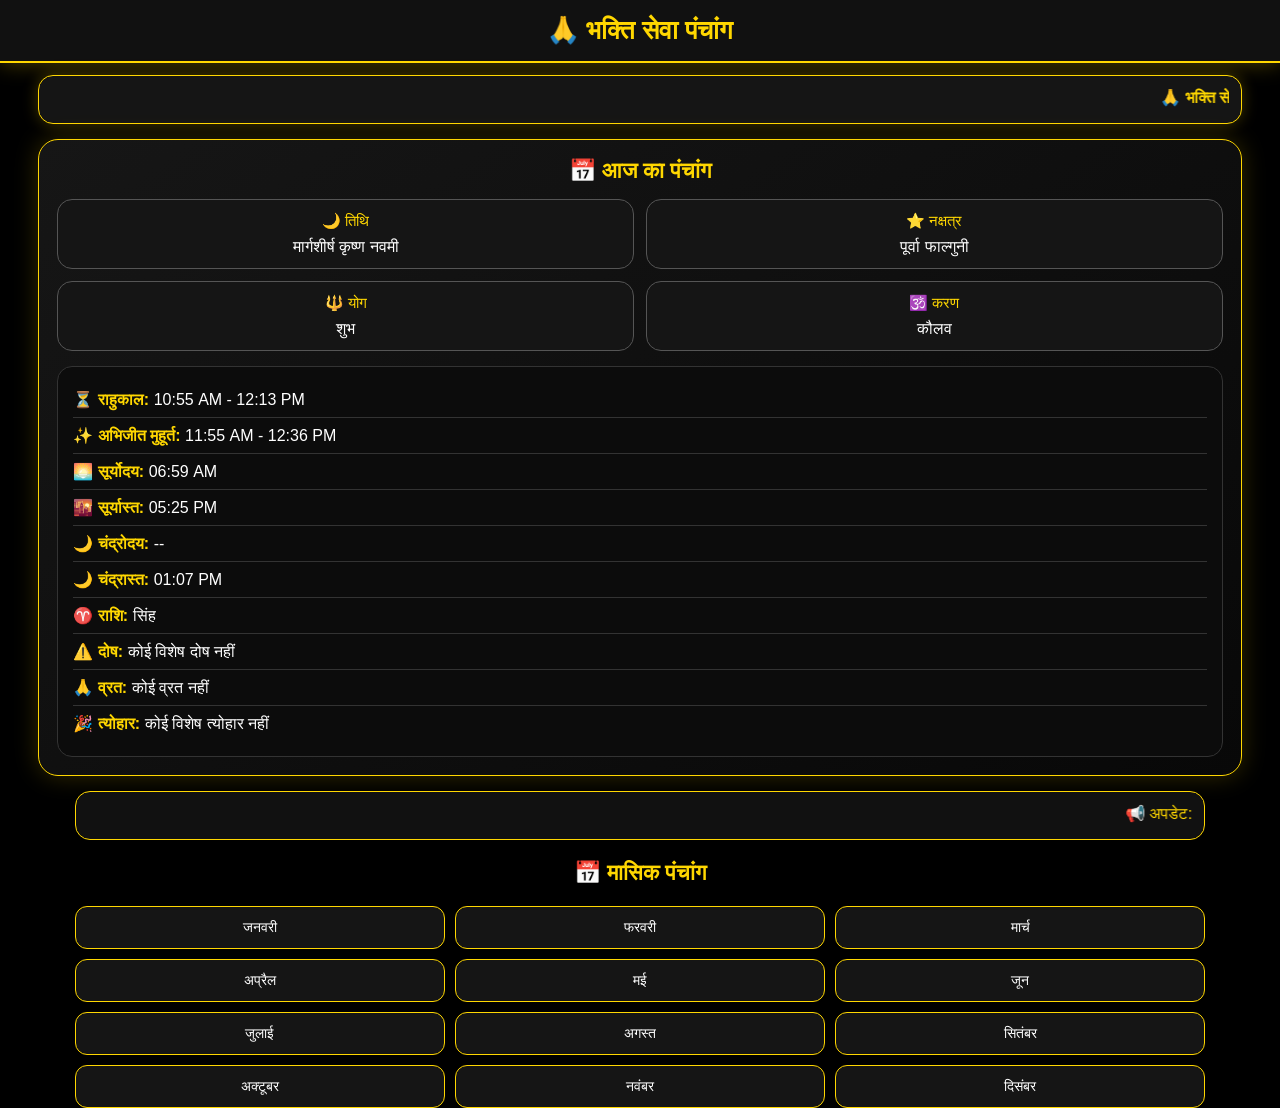
<file: panchang.html>
<!DOCTYPE html>
<html lang="hi">

<head>

<meta charset="UTF-8">

<meta name="viewport" content="width=device-width, initial-scale=1.0">

<meta name="theme-color" content="#000000">

<title>Bhakti Sewa Panchang</title>


<style>

*{
margin:0;
padding:0;
box-sizing:border-box;
}


:root{

--gold:#FFD700;
--bg:#000;
--card:#111;
--text:#fff;

}



body{

background:var(--bg);

color:var(--text);

font-family:
"Noto Sans Devanagari",
Arial,
sans-serif;

min-height:100vh;

overflow-x:hidden;

}





/* ===============================
HEADER
================================ */


.panchang-header{

background:#111;

border-bottom:2px solid var(--gold);

padding:15px;

text-align:center;

box-shadow:
0 0 20px rgba(255,215,0,.3);

}



.panchang-header h1{

color:var(--gold);

font-size:26px;

}





/* ===============================
LIVE MARQUEE
================================ */


.live-box{

width:94%;

margin:12px auto;

padding:12px;

border-radius:15px;

background:#151515;

border:1px solid var(--gold);

color:var(--gold);

box-shadow:
0 0 15px rgba(255,215,0,.25);

overflow:hidden;

}



.live-box marquee{

font-size:16px;

font-weight:bold;

}





/* ===============================
MAIN CARD
================================ */


.container{

width:94%;

margin:auto;

}



.panchang-card{

background:
linear-gradient(
145deg,
#161616,
#080808
);

border:1px solid var(--gold);

border-radius:20px;

padding:18px;

margin-top:15px;

box-shadow:

0 0 25px rgba(255,215,0,.2);

}





.title{

text-align:center;

color:var(--gold);

font-size:22px;

margin-bottom:15px;

}





/* ===============================
TODAY GRID
================================ */


.today-grid{

display:grid;

grid-template-columns:

repeat(2,1fr);

gap:12px;

}




.info-card{

background:#151515;

border:1px solid #555;

border-radius:15px;

padding:12px;

text-align:center;

transition:.3s;

}



.info-card:hover{

border-color:var(--gold);

transform:scale(1.03);

}



.info-card span{

display:block;

color:var(--gold);

font-size:15px;

margin-bottom:8px;

}



.info-card p{

font-size:16px;

color:white;

}





/* ===============================
SPECIAL DETAILS
================================ */


.details-box{

margin-top:15px;

background:#0c0c0c;

border-radius:15px;

border:1px solid #333;

padding:15px;

}



.details-box div{

padding:8px 0;

border-bottom:1px solid #333;

}



.details-box div:last-child{

border:none;

}


.details-box b{

color:var(--gold);

}




/* ===============================
BOTTOM MARQUEE
================================ */


.bottom-live{

margin:15px auto;

width:94%;

background:#111;

border:1px solid var(--gold);

border-radius:15px;

padding:12px;

color:var(--gold);

}





/* ===============================
MONTH SECTION
================================ */


.month-title{

text-align:center;

color:var(--gold);

font-size:22px;

margin:20px 0;

}





.month-grid{

display:grid;

grid-template-columns:

repeat(3,1fr);

gap:10px;

}




.month-btn{

background:#151515;

color:white;

border:1px solid var(--gold);

padding:12px 5px;

border-radius:12px;

font-size:14px;

cursor:pointer;

}



.month-btn:hover{

background:var(--gold);

color:#000;

}





.month-data{

display:none;

margin-top:12px;

padding:15px;

background:#111;

border:1px solid var(--gold);

border-radius:15px;

white-space:pre-line;

line-height:1.7;

}

/* ===============================
CALENDAR GRID STYLES
================================ */

.calendar-grid{
  display: grid;
  grid-template-columns: repeat(7, 1fr);
  gap: 8px;
  margin-top: 15px;
}

.cal-day-btn{
  background: #151515;
  color: var(--gold);
  border: 1px solid #444;
  border-radius: 50%;
  aspect-ratio: 1;
  font-size: 14px;
  font-weight: bold;
  cursor: pointer;
  display: flex;
  align-items: center;
  justify-content: center;
  transition: .3s;
}

.cal-day-btn:hover, .cal-day-btn.active{
  background: var(--gold);
  color: #000;
  border-color: var(--gold);
  transform: scale(1.1);
}

.selected-day-card{
  display: none;
  margin-top: 15px;
  background: #161616;
  border: 1px solid var(--gold);
  border-radius: 15px;
  padding: 15px;
  white-space: pre-line;
  line-height: 1.6;
}

.selected-day-card h3{
  color: var(--gold);
  margin-bottom: 8px;
  font-size: 18px;
  border-bottom: 1px solid #333;
  padding-bottom: 5px;
}




</style>

</head>


<body>


<header class="panchang-header">

<h1>
🙏 भक्ति सेवा पंचांग
</h1>

</header>



<div class="live-box">

<marquee scrollamount="5" id="topLive">

✨ आज का शुभ पंचांग अपडेट जल्द ही यहाँ दिखाई देगा ✨

</marquee>

</div>




<div class="container">


<div class="panchang-card">


<h2 class="title">

📅 आज का पंचांग

</h2>



<div class="today-grid">


<div class="info-card">

<span>🌙 तिथि</span>

<p id="tithi">
Loading...
</p>

</div>



<div class="info-card">

<span>⭐ नक्षत्र</span>

<p id="nakshatra">
Loading...
</p>

</div>



<div class="info-card">

<span>🔱 योग</span>

<p id="yog">
Loading...
</p>

</div>



<div class="info-card">

<span>🕉️ करण</span>

<p id="karan">
Loading...
</p>

</div>


</div>

<!-- ===============================
MORE PANCHANG DETAILS
================================ -->


<div class="details-box">


<div>

<b>⏳ राहुकाल:</b>

<span id="rahuKaal">
Loading...
</span>

</div>



<div>

<b>✨ अभिजीत मुहूर्त:</b>

<span id="abhijit">
Loading...
</span>

</div>



<div>

<b>🌅 सूर्योदय:</b>

<span id="sunrise">
Loading...
</span>

</div>



<div>

<b>🌇 सूर्यास्त:</b>

<span id="sunset">
Loading...
</span>

</div>



<div>

<b>🌙 चंद्रोदय:</b>

<span id="moonrise">
Loading...
</span>

</div>



<div>

<b>🌙 चंद्रास्त:</b>

<span id="moonset">
Loading...
</span>

</div>



<div>

<b>♈ राशि:</b>

<span id="rashi">
Loading...
</span>

</div>



<div>

<b>⚠️ दोष:</b>

<span id="dosh">
Loading...
</span>

</div>



<div>

<b>🙏 व्रत:</b>

<span id="fast">
Loading...
</span>

</div>



<div>

<b>🎉 त्योहार:</b>

<span id="festival">
Loading...
</span>

</div>


</div>


</div>



<!-- ===============================
BOTTOM LIVE UPDATE
================================ -->


<div class="bottom-live">


<marquee scrollamount="5" id="bottomLive">

✨ भक्ति सेवा पंचांग में आपका स्वागत है ✨

</marquee>


</div>






<!-- ===============================
MONTH SECTION
================================ -->


<div class="container">


<h2 class="month-title">

📅 मासिक पंचांग

</h2>



<div class="month-grid">



<button 
class="month-btn"
onclick="showMonth('January')">

जनवरी

</button>


<button 
class="month-btn"
onclick="showMonth('February')">

फरवरी

</button>


<button 
class="month-btn"
onclick="showMonth('March')">

मार्च

</button>


<button 
class="month-btn"
onclick="showMonth('April')">

अप्रैल

</button>


<button 
class="month-btn"
onclick="showMonth('May')">

मई

</button>


<button 
class="month-btn"
onclick="showMonth('June')">

जून

</button>


<button 
class="month-btn"
onclick="showMonth('July')">

जुलाई

</button>


<button 
class="month-btn"
onclick="showMonth('August')">

अगस्त

</button>


<button 
class="month-btn"
onclick="showMonth('September')">

सितंबर

</button>


<button 
class="month-btn"
onclick="showMonth('October')">

अक्टूबर

</button>


<button 
class="month-btn"
onclick="showMonth('November')">

नवंबर

</button>


<button 
class="month-btn"
onclick="showMonth('December')">

दिसंबर

</button>


</div>



<div id="monthBox" class="month-data"></div>


</div>


</div>


<script src="panchangData.js"></script>


<script>



// =====================================
// TODAY DATE LOAD
// =====================================


function getToday(){

let date =
new Date()
.toISOString()
.split("T")[0];

return date;

}

// =====================================
// LOAD PANCHANG (Top Marquee with App Message)
// =====================================

function loadPanchang(){

const today = getToday();

const dataStore = typeof panchangData !== "undefined" ? panchangData : (typeof window.panchangData !== "undefined" ? window.panchangData : null);

let data = (dataStore && dataStore[today]) ? dataStore[today] : null;

if(!data){
  let tithiEl = document.getElementById("tithi");
  if(tithiEl) tithiEl.innerText = "डेटा उपलब्ध नहीं";
  return;
}

// पंचांग कार्ड के डेटा भरना
let tElem = document.getElementById("tithi");
if(tElem) tElem.innerText = data.tithi;

let nElem = document.getElementById("nakshatra");
if(nElem) nElem.innerText = data.nakshatra;

let yElem = document.getElementById("yog");
if(yElem) yElem.innerText = data.yog;

let kElem = document.getElementById("karan");
if(kElem) kElem.innerText = data.karan;

let rElem = document.getElementById("rahuKaal");
if(rElem) rElem.innerText = data.rahuKaal;

let aElem = document.getElementById("abhijit");
if(aElem) aElem.innerText = data.abhijit;

let srElem = document.getElementById("sunrise");
if(srElem) srElem.innerText = data.sunrise;

let ssElem = document.getElementById("sunset");
if(ssElem) ssElem.innerText = data.sunset;

let mrElem = document.getElementById("moonrise");
if(mrElem) mrElem.innerText = data.moonrise;

let msElem = document.getElementById("moonset");
if(msElem) msElem.innerText = data.moonset;

let rasElem = document.getElementById("rashi");
if(rasElem) rasElem.innerText = data.rashi;

let dosElem = document.getElementById("dosh");
if(dosElem) dosElem.innerText = data.dosh;

let fElem = document.getElementById("fast");
if(fElem) fElem.innerText = (data.fast && data.fast.length) ? data.fast.join(", ") : "कोई व्रत नहीं";

let fesElem = document.getElementById("festival");
if(fesElem) fesElem.innerText = data.festival ? data.festival : "कोई विशेष त्योहार नहीं";


// =====================================
// TOP LIVE MARQUEE में भक्ति सेवा ऐप का संदेश
// =====================================
let topEl = document.getElementById("topLive");
if(topEl){
  topEl.innerText = `🙏 भक्ति सेवा ऐप - आपका अपना डिजिटल मन्दिर | जहाँ आपको मिलती है प्रतिदिन आरती, चालीसा, व्रत-त्योहार और सटीक पंचांग की जानकारी | सनातन धर्म की पावन यात्रा में आपका स्वागत है! ✨ जय श्री राम 🙏`;
}


// BOTTOM LIVE
let bottomEl = document.getElementById("bottomLive");
if(bottomEl){
  bottomEl.innerText = `📢 अपडेट: अपना दैनिक पंचांग और व्रत जानकारी यहां देखें | 🙏 जय सनातन धर्म`;
}

}


// =====================================
// CALENDAR GRID MONTH SYSTEM
// =====================================

function showMonth(monthName){

let box = document.getElementById("monthBox");

const monthMap = {
  "January": { code: "01", days: 31 },
  "February": { code: "02", days: 28 }, // 2026 साधारण वर्ष है
  "March": { code: "03", days: 31 },
  "April": { code: "04", days: 30 },
  "May": { code: "05", days: 31 },
  "June": { code: "06", days: 30 },
  "July": { code: "07", days: 31 },
  "August": { code: "08", days: 31 },
  "September": { code: "09", days: 30 },
  "October": { code: "10", days: 31 },
  "November": { code: "11", days: 30 },
  "December": { code: "12", days: 31 }
};

let mData = monthMap[monthName];
let dataStore = typeof panchangData !== "undefined" ? panchangData : (typeof window.panchangData !== "undefined" ? window.panchangData : null);

if(!dataStore){
  box.innerHTML = "पंचांग डेटा उपलब्ध नहीं है।";
  box.style.display = "block";
  return;
}

let htmlContent = `<h3 style="color:var(--gold); text-align:center; margin-bottom:10px;">📅 ${monthName} 2026 - तारीख चुनें</h3>`;
htmlContent += `<div class="calendar-grid">`;

// उस महीने के कुल दिनों के हिसाब से गोल बटन बनाना
for(let i = 1; i <= mData.days; i++){
  let dayStr = i < 10 ? "0" + i : "" + i;
  let dateKey = `2026-${mData.code}-${dayStr}`;
  
  // चेक करें कि इस तारीख का डेटा panchangData में मौजूद है या नहीं
  if(dataStore[dateKey]){
    htmlContent += `<button class="cal-day-btn" onclick="showDayDetails('${dateKey}')">${i}</button>`;
  } else {
    // अगर डेटा नहीं है तो बटन को थोड़ा फीका दिखा सकते हैं
    htmlContent += `<button class="cal-day-btn" style="opacity: 0.4; cursor: not-allowed;" title="डेटा उपलब्ध नहीं">${i}</button>`;
  }
}

htmlContent += `</div>`;
htmlContent += `<div id="dayDetailCard" class="selected-day-card">तारीख पर क्लिक करें...</div>`;

box.innerHTML = htmlContent;
box.style.display = "block";

}

// किसी विशिष्ट तारीख पर क्लिक करने पर उसका पूरा डेटा दिखाने के लिए
function showDayDetails(dateKey){
  let dataStore = typeof panchangData !== "undefined" ? panchangData : (typeof window.panchangData !== "undefined" ? window.panchangData : null);
  let dayData = dataStore ? dataStore[dateKey] : null;
  let detailBox = document.getElementById("dayDetailCard");

  if(!dayData){
    detailBox.innerHTML = `<h3>तारीख: ${dateKey}</h3><p>माफ़ कीजिए, इस तारीख का डेटा अभी नहीं है।</p>`;
    detailBox.style.display = "block";
    return;
  }

  let festivalStr = dayData.festival ? `🎉 त्योहार: ${dayData.festival}\n` : "";
  let fastStr = (dayData.fast && dayData.fast.length > 0) ? `🙏 व्रत: ${dayData.fast.join(", ")}\n` : "";
  let doshStr = dayData.dosh ? `⚠️ दोष: ${dayData.dosh}\n` : "";

  detailBox.innerHTML = `
    <h3>📌 दिनांक: ${dateKey}</h3>
    <p><b>🌙 तिथि:</b> ${dayData.tithi}</p>
    <p><b>⭐ नक्षत्र:</b> ${dayData.nakshatra}</p>
    <p><b>🔱 योग:</b> ${dayData.yog} | <b>🕉️ करण:</b> ${dayData.karan}</p>
    <p><b>⏳ राहुकाल:</b> ${dayData.rahuKaal}</p>
    <p><b>🌅 सूर्योदय:</b> ${dayData.sunrise} | <b>🌇 सूर्यास्त:</b> ${dayData.sunset}</p>
    <p>${festivalStr}${fastStr}${doshStr}</p>
  `;
  detailBox.style.display = "block";
}







// =====================================
// APP START
// =====================================


window.onload=function(){

loadPanchang();

};



</script>



</body>

</html>
</file>
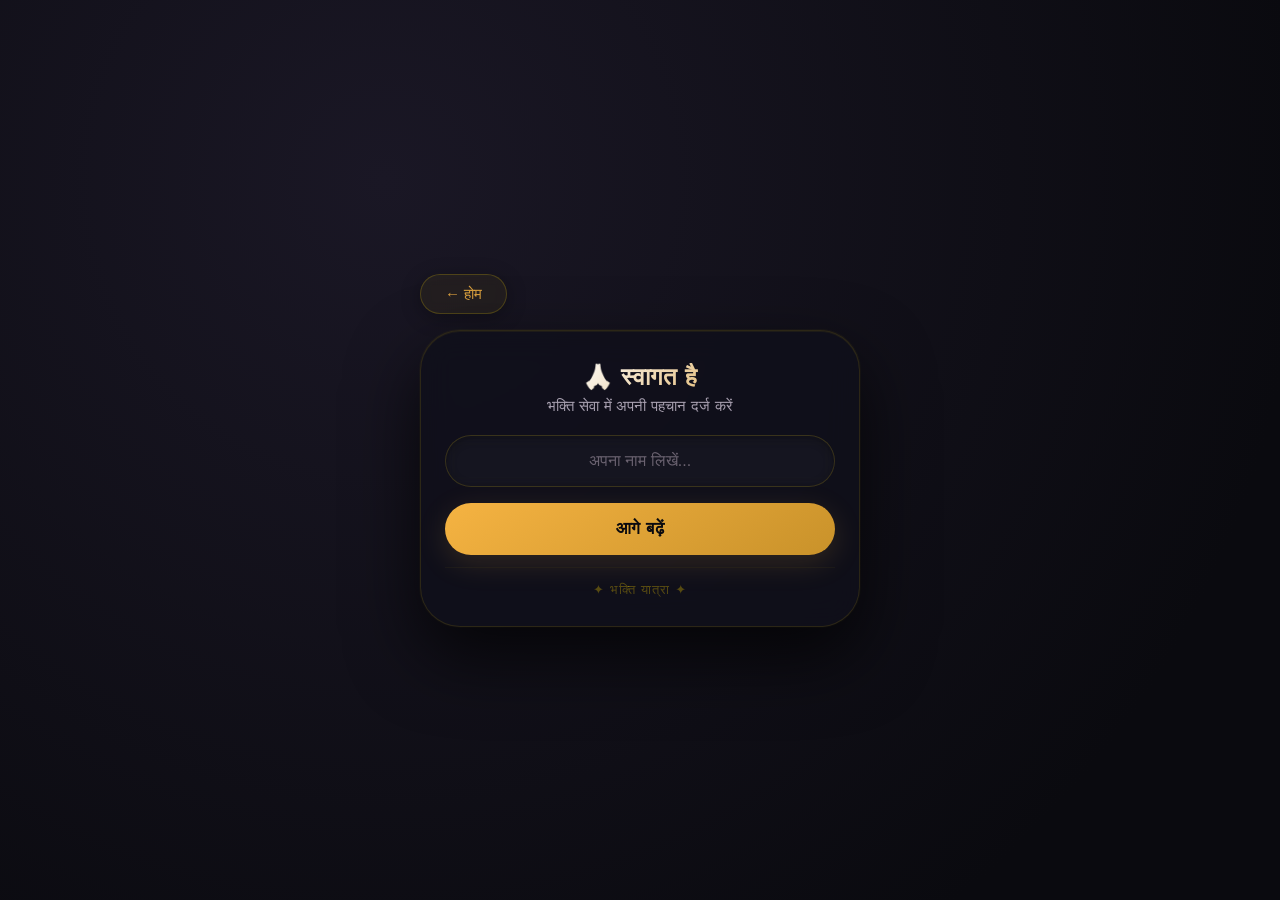
<file: profile.html>
<!DOCTYPE html>
<html lang="hi">
<head>
    <meta charset="UTF-8">
    <meta name="viewport" content="width=device-width, initial-scale=1.0, maximum-scale=1.0, user-scalable=no">
    <title>Bhakti Sewa · Profile Pro</title>
    <style>
        * {
            margin: 0;
            padding: 0;
            box-sizing: border-box;
        }
        :root {
            --gold: #F5B342;
            --gold-light: #FFD966;
            --gold-glow: rgba(245, 179, 66, 0.3);
            --card-bg: rgba(16, 16, 26, 0.85);
            --glass-border: rgba(255, 215, 0, 0.12);
        }
        body {
            background: #0a0a0f;
            background-image: radial-gradient(circle at 30% 20%, #1a1725 0%, #0a0a0f 80%);
            min-height: 100vh;
            display: flex;
            align-items: center;
            justify-content: center;
            font-family: 'Inter', system-ui, -apple-system, 'Segoe UI', Roboto, sans-serif;
            padding: 16px;
            margin: 0;
            color: #f0ece4;
        }
        .container {
            width: 100%;
            max-width: 440px;
            display: flex;
            flex-direction: column;
            align-items: center;
            gap: 16px;
        }
        .back-btn {
            align-self: flex-start;
            background: rgba(255, 215, 0, 0.05);
            border: 1px solid rgba(255, 215, 0, 0.2);
            color: var(--gold-light);
            padding: 10px 24px;
            border-radius: 60px;
            font-size: 15px;
            font-weight: 500;
            cursor: pointer;
            transition: all 0.3s ease;
            backdrop-filter: blur(6px);
            box-shadow: 0 4px 20px rgba(0,0,0,0.3);
        }
        .back-btn:hover {
            background: var(--gold);
            color: #0a0a0f;
            border-color: var(--gold);
            box-shadow: 0 0 35px var(--gold-glow);
            transform: scale(1.02);
        }
        .card {
            width: 100%;
            background: var(--card-bg);
            backdrop-filter: blur(16px) saturate(1.3);
            -webkit-backdrop-filter: blur(16px) saturate(1.3);
            border: 1px solid var(--glass-border);
            border-radius: 40px;
            padding: 32px 24px 28px;
            box-shadow: 0 30px 70px rgba(0,0,0,0.7), 0 0 0 1px rgba(255, 215, 0, 0.04), inset 0 1px 0 rgba(255, 215, 0, 0.06);
            text-align: center;
            transition: all 0.3s ease;
        }
        .card h3 {
            font-size: 24px;
            font-weight: 600;
            background: linear-gradient(135deg, #fff 30%, var(--gold-light) 90%);
            -webkit-background-clip: text;
            -webkit-text-fill-color: transparent;
            background-clip: text;
            margin-bottom: 6px;
            letter-spacing: -0.2px;
        }
        .card .sub {
            color: #a8a0b0;
            font-size: 15px;
            margin-bottom: 18px;
        }
        .avatar-wrap {
            position: relative;
            display: inline-block;
            margin-bottom: 16px;
        }
        .avatar {
            width: 130px;
            height: 130px;
            border-radius: 50%;
            object-fit: cover;
            border: 3px solid var(--gold);
            box-shadow: 0 0 40px rgba(245, 179, 66, 0.15), 0 0 0 1px rgba(255, 215, 0, 0.1);
            background: #1a1a2a;
            cursor: pointer;
            transition: transform 0.3s ease;
        }
        .avatar:hover {
            transform: scale(1.02);
        }
        .avatar-ring {
            position: absolute;
            inset: -6px;
            border-radius: 50%;
            border: 1.5px solid transparent;
            border-top-color: var(--gold);
            border-right-color: rgba(245, 179, 66, 0.15);
            animation: spinRing 12s linear infinite;
            pointer-events: none;
        }
        @keyframes spinRing {
            0% { transform: rotate(0deg); }
            100% { transform: rotate(360deg); }
        }
        .input-group {
            margin: 20px 0 16px;
        }
        .input-group input {
            width: 100%;
            padding: 16px 18px;
            border-radius: 60px;
            border: 1px solid rgba(255, 215, 0, 0.15);
            background: rgba(255,255,255,0.03);
            color: #fff;
            font-size: 16px;
            text-align: center;
            outline: none;
            transition: all 0.3s ease;
            backdrop-filter: blur(4px);
            box-shadow: inset 0 2px 10px rgba(0,0,0,0.3);
        }
        .input-group input:focus {
            border-color: var(--gold);
            box-shadow: 0 0 30px rgba(245, 179, 66, 0.05), inset 0 2px 10px rgba(0,0,0,0.4);
        }
        .input-group input::placeholder {
            color: #6a6270;
            font-weight: 300;
        }
        .btn-primary {
            width: 100%;
            padding: 16px;
            background: linear-gradient(145deg, var(--gold), #c9922a);
            border: none;
            border-radius: 60px;
            font-weight: 700;
            font-size: 17px;
            color: #0a0a0f;
            cursor: pointer;
            transition: all 0.3s ease;
            box-shadow: 0 8px 30px rgba(245, 179, 66, 0.15);
            letter-spacing: 0.5px;
        }
        .btn-primary:hover {
            transform: scale(1.02);
            box-shadow: 0 12px 45px rgba(245, 179, 66, 0.3);
        }
        .btn-logout {
            width: 100%;
            padding: 14px;
            background: rgba(180, 20, 30, 0.15);
            border: 1px solid rgba(200, 50, 60, 0.25);
            border-radius: 60px;
            color: #f0b0b8;
            font-weight: 600;
            font-size: 16px;
            cursor: pointer;
            transition: all 0.3s ease;
            margin-top: 12px;
            backdrop-filter: blur(4px);
        }
        .btn-logout:hover {
            background: rgba(180, 20, 30, 0.25);
            border-color: #b03040;
            color: #ffd0d8;
            box-shadow: 0 0 30px rgba(200, 50, 60, 0.1);
        }
        .hidden {
            display: none !important;
        }
        .status-badge {
            margin-top: 12px;
            font-size: 13px;
            color: rgba(255, 215, 0, 0.3);
            letter-spacing: 1px;
            border-top: 1px solid rgba(255, 215, 0, 0.04);
            padding-top: 14px;
        }
        .profile-name {
            font-size: 22px;
            font-weight: 600;
            color: #fff;
            margin-top: 4px;
        }
        .profile-name span {
            background: linear-gradient(135deg, #fff, var(--gold-light));
            -webkit-background-clip: text;
            -webkit-text-fill-color: transparent;
            background-clip: text;
        }
        .avatar-input {
            display: none;
        }
        .hint {
            font-size: 13px;
            color: #6a6270;
            margin-top: 6px;
        }
        @media (max-width: 480px) {
            .card { padding: 24px 18px; border-radius: 32px; }
            .avatar { width: 110px; height: 110px; }
            .back-btn { font-size: 14px; padding: 8px 18px; }
        }
    </style>
</head>
<body>

<div class="container">
    <button class="back-btn" onclick="window.location.href='index.html'">← होम</button>

    <!-- LOGIN CARD -->
    <div id="loginSection" class="card">
        <h3>🙏 स्वागत है</h3>
        <p class="sub">भक्ति सेवा में अपनी पहचान दर्ज करें</p>
        <div class="input-group">
            <input type="text" id="userName" placeholder="अपना नाम लिखें..." autocomplete="off">
        </div>
        <button class="btn-primary" onclick="saveUser()">आगे बढ़ें</button>
        <div class="status-badge">✦ भक्ति यात्रा ✦</div>
    </div>

    <!-- PROFILE DASHBOARD -->
    <div id="dashboardSection" class="card hidden">
        <div class="avatar-wrap">
            <img id="userAvatar" src="data:image/svg+xml,%3Csvg xmlns='http://www.w3.org/2000/svg' width='150' height='150' viewBox='0 0 150 150'%3E%3Ccircle cx='75' cy='75' r='68' fill='%2312121e' stroke='%23F5B342' stroke-width='3'/%3E%3Ctext x='75' y='88' font-size='60' text-anchor='middle' fill='%23F5B342'%3E🪷%3C/text%3E%3C/svg%3E" 
                 alt="Avatar" class="avatar" onclick="document.getElementById('avatarInput').click()">
            <div class="avatar-ring"></div>
        </div>
        <input type="file" id="avatarInput" class="avatar-input" accept="image/*" onchange="uploadAvatar(event)">
        
        <div class="profile-name">नमस्ते, <span id="displayName"></span></div>
        <p style="color: #a8a0b0; font-size: 15px; margin-top: 2px;">आपकी आध्यात्मिक यात्रा का साथी</p>
        <p style="color: #6a6270; font-size: 13px; margin: 6px 0 12px;">🖼️ अवतार बदलने के लिए टैप करें</p>

        <button class="btn-logout" onclick="logout()">🚪 लॉगआउट</button>
        <div class="status-badge">✦ भक्ति सेवा प्रो ✦</div>
    </div>
</div>

<script>
    (function() {
        // Theme gold from localStorage or default
        const savedGold = localStorage.getItem('appThemeColor') || '#F5B342';
        document.documentElement.style.setProperty('--gold', savedGold);
        document.documentElement.style.setProperty('--gold-light', savedGold + 'dd');
        document.documentElement.style.setProperty('--gold-glow', savedGold + '44');

        const loginSection = document.getElementById('loginSection');
        const dashboardSection = document.getElementById('dashboardSection');
        const displayName = document.getElementById('displayName');
        const userAvatar = document.getElementById('userAvatar');
        const userNameInput = document.getElementById('userName');

        // Check saved user
        function loadProfile() {
            const savedName = localStorage.getItem('bhaktiUserName');
            const savedAvatar = localStorage.getItem('bhaktiUserAvatar');

            if (savedName) {
                loginSection.classList.add('hidden');
                dashboardSection.classList.remove('hidden');
                displayName.innerText = savedName;
                if (savedAvatar && savedAvatar !== 'null') {
                    userAvatar.src = savedAvatar;
                } else {
                    // default lotus avatar
                    userAvatar.src = "data:image/svg+xml,%3Csvg xmlns='http://www.w3.org/2000/svg' width='150' height='150' viewBox='0 0 150 150'%3E%3Ccircle cx='75' cy='75' r='68' fill='%2312121e' stroke='%23F5B342' stroke-width='3'/%3E%3Ctext x='75' y='88' font-size='60' text-anchor='middle' fill='%23F5B342'%3E🪷%3C/text%3E%3C/svg%3E";
                }
            } else {
                loginSection.classList.remove('hidden');
                dashboardSection.classList.add('hidden');
            }
        }

        window.saveUser = function() {
            const name = userNameInput.value.trim();
            if (name) {
                localStorage.setItem('bhaktiUserName', name);
                // if no avatar set, keep default
                if (!localStorage.getItem('bhaktiUserAvatar')) {
                    localStorage.setItem('bhaktiUserAvatar', '');
                }
                loadProfile();
            } else {
                alert("कृपया अपना नाम लिखें!");
                userNameInput.focus();
            }
        };

        window.uploadAvatar = function(event) {
            const file = event.target.files[0];
            if (file) {
                const reader = new FileReader();
                reader.onload = function(e) {
                    const imgData = e.target.result;
                    userAvatar.src = imgData;
                    localStorage.setItem('bhaktiUserAvatar', imgData);
                };
                reader.readAsDataURL(file);
            }
        };

        window.logout = function() {
            localStorage.removeItem('bhaktiUserName');
            localStorage.removeItem('bhaktiUserAvatar');
            loadProfile();
            // reset input
            userNameInput.value = '';
        };

        // Enter key for login
        userNameInput.addEventListener('keydown', function(e) {
            if (e.key === 'Enter') {
                saveUser();
            }
        });

        // Also listen for storage changes (if multiple tabs)
        window.addEventListener('storage', function(e) {
            if (e.key === 'bhaktiUserName' || e.key === 'bhaktiUserAvatar' || e.key === 'appThemeColor') {
                if (e.key === 'appThemeColor') {
                    const c = e.newValue || '#F5B342';
                    document.documentElement.style.setProperty('--gold', c);
                    document.documentElement.style.setProperty('--gold-light', c + 'dd');
                    document.documentElement.style.setProperty('--gold-glow', c + '44');
                }
                loadProfile();
            }
        });

        // init
        loadProfile();
    })();
</script>

</body>
</html>
</file>
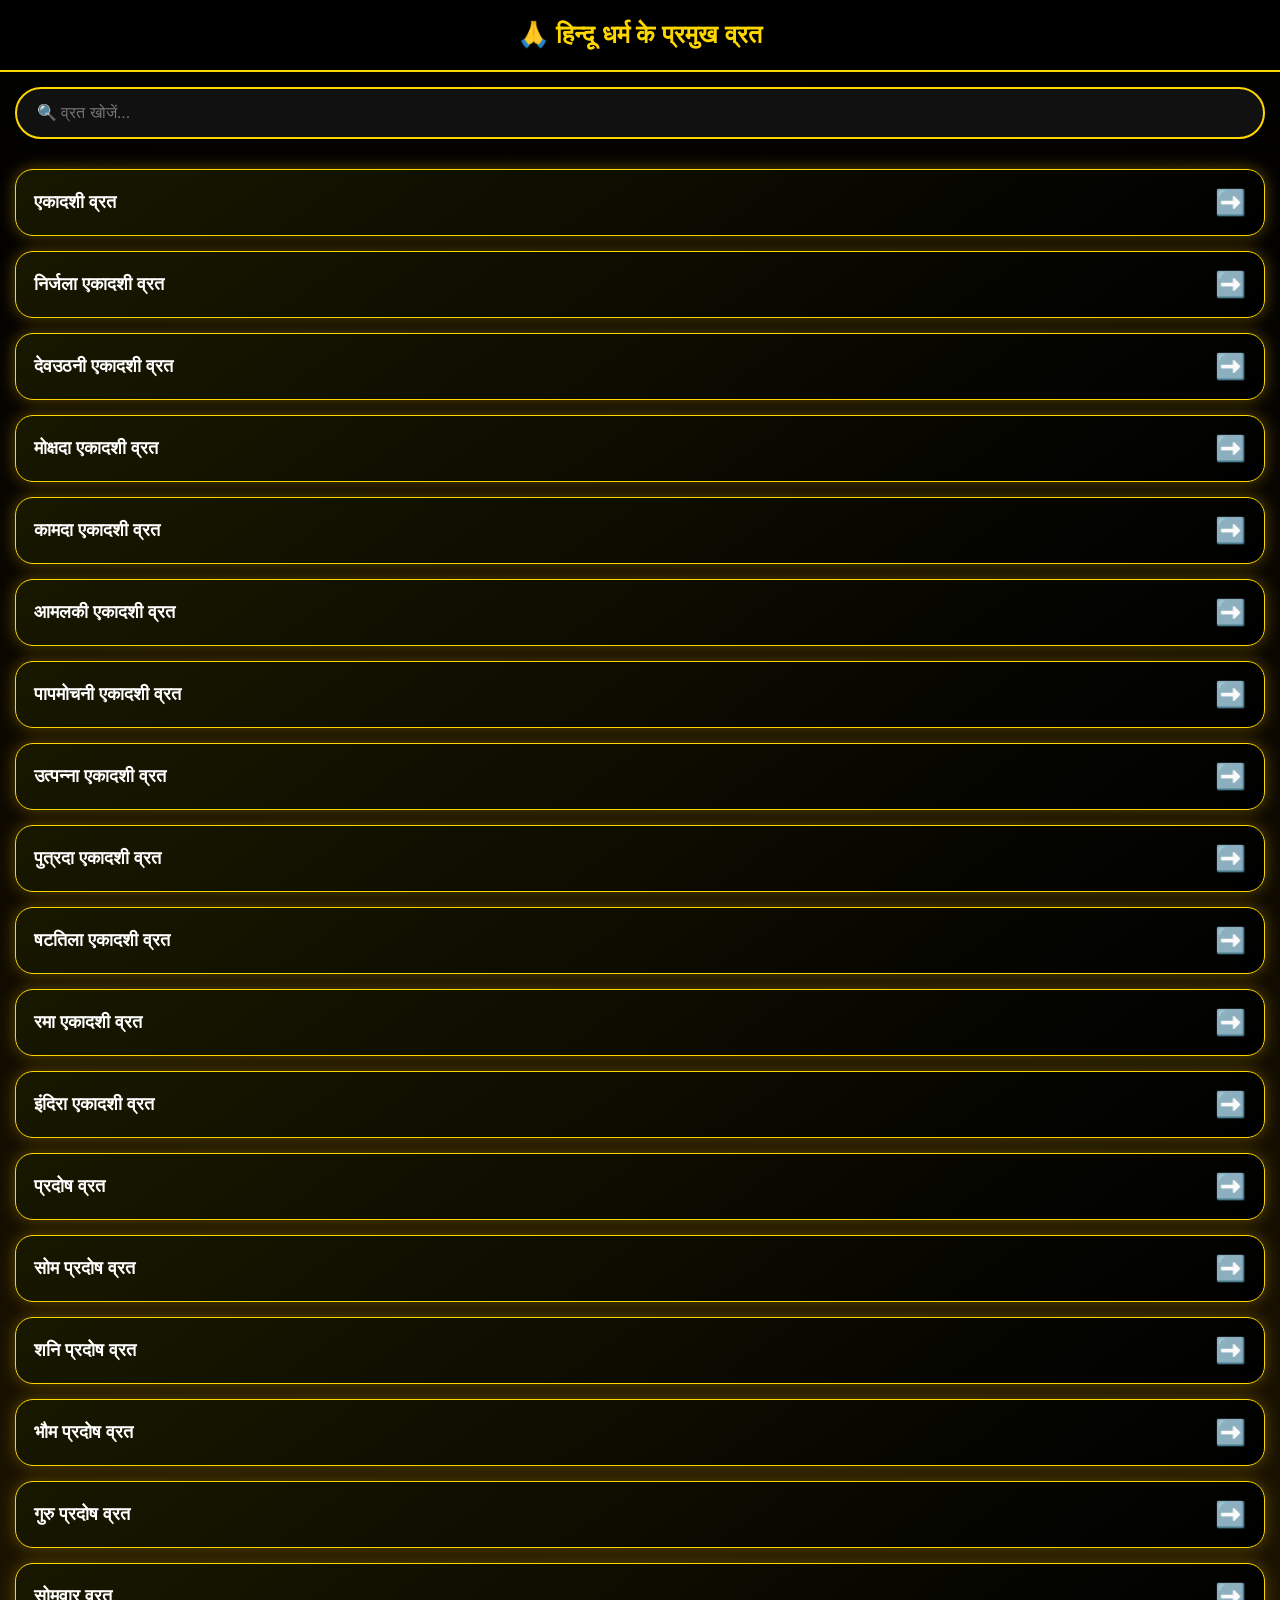
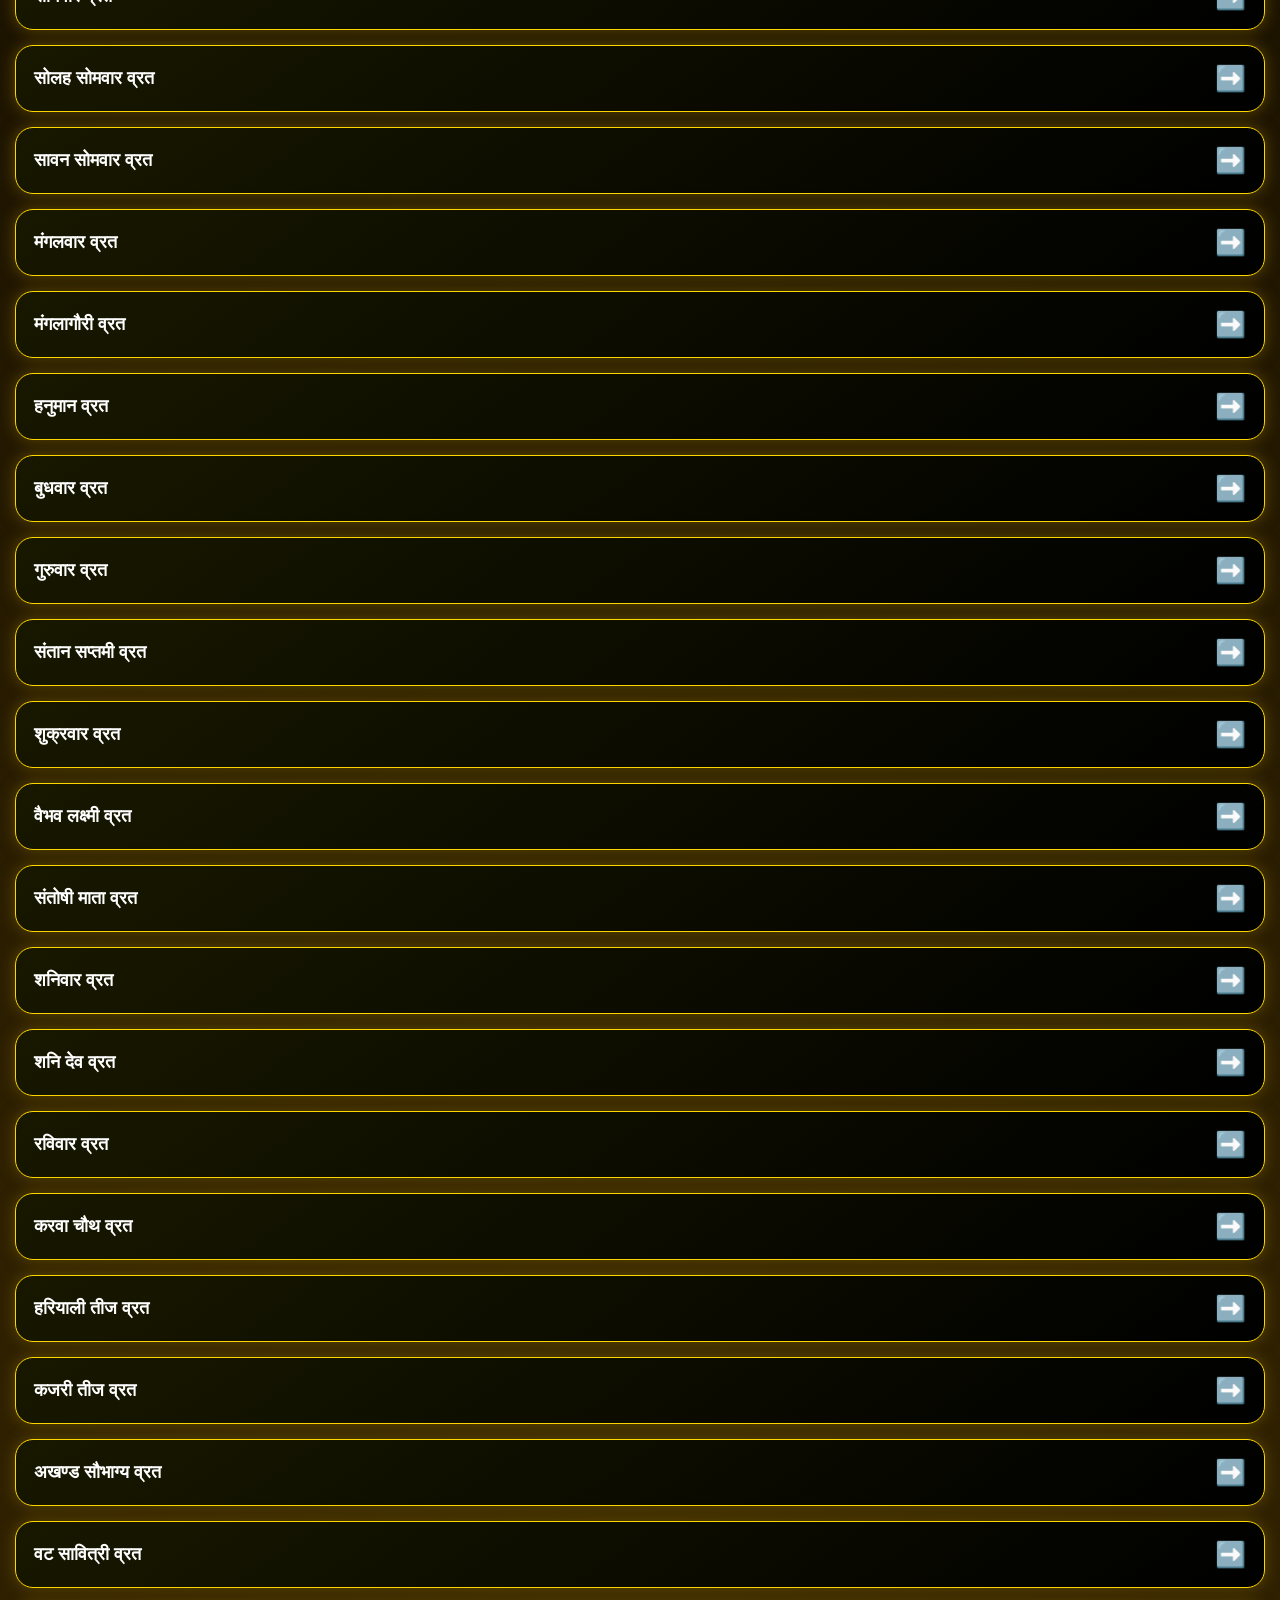
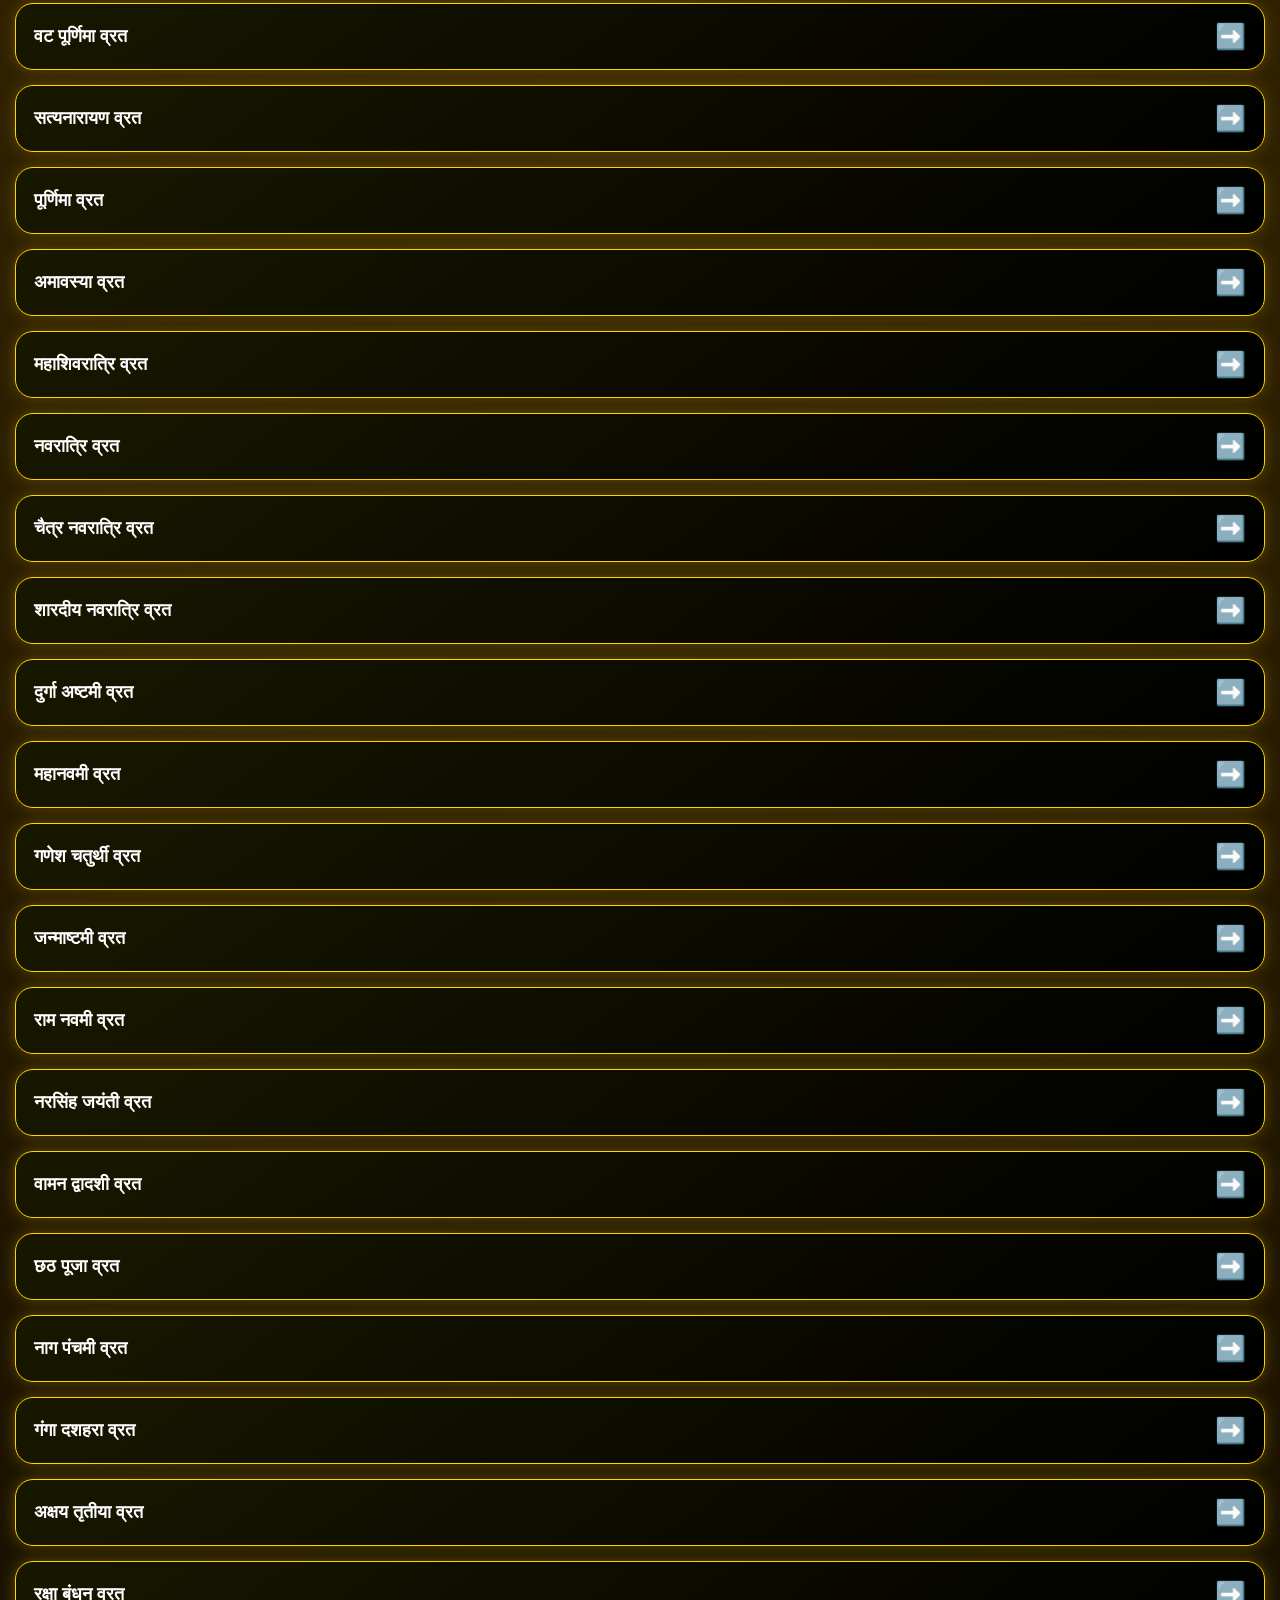
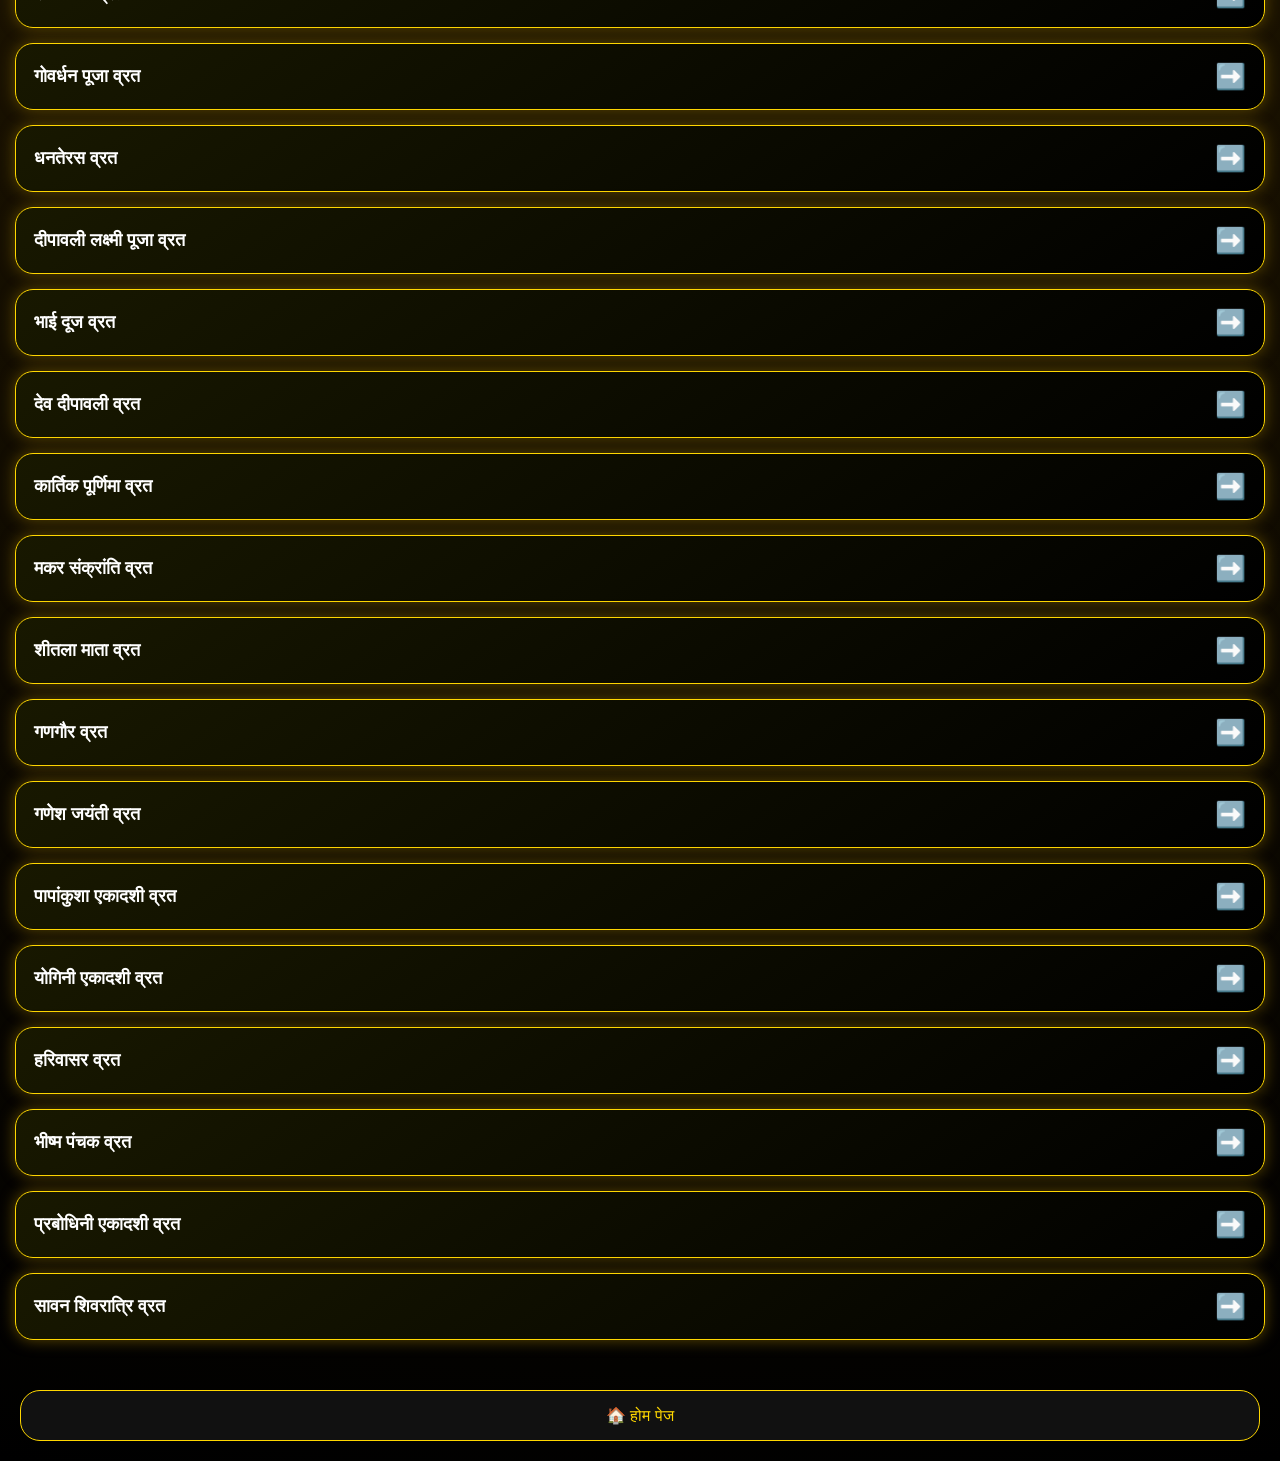
<file: vrat.html>
<!DOCTYPE html>
<html lang="hi">

<head>

<meta charset="UTF-8">

<meta name="viewport" content="width=device-width, initial-scale=1.0">

<title>व्रत कथा | भक्ति सेवा</title>


<style>

:root{

--gold:#FFD700;
--dark:#050505;
--card:#111;

}


*{

box-sizing:border-box;

}


body{

margin:0;

background:

radial-gradient(circle,#3b2900,#000);

color:white;

font-family:

"Segoe UI",sans-serif;

}



/* HEADER */


.header{

padding:20px;

text-align:center;

background:#000;

border-bottom:2px solid var(--gold);

position:sticky;

top:0;

z-index:20;

}


.header h1{

margin:0;

color:var(--gold);

font-size:25px;

}




/* SEARCH */


.search{

padding:15px;

}


.search input{

width:100%;

padding:15px 20px;

border-radius:30px;

border:2px solid var(--gold);

background:#111;

color:white;

font-size:16px;

outline:none;

}




/* LIST */


.container{

padding:15px;

}



.vrat-card{

background:

linear-gradient(145deg,#181800,#000);


border:1px solid var(--gold);

border-radius:18px;

padding:18px;

margin-bottom:15px;


display:flex;

justify-content:space-between;

align-items:center;


box-shadow:

0 0 15px #5c4700;


cursor:pointer;

transition:.3s;


}



.vrat-card:active{

transform:scale(.96);

}



.vrat-name{

font-size:18px;

font-weight:bold;

}



.arrow{

font-size:25px;

color:var(--gold);

}





/* MODAL */


.modal{

display:none;

position:fixed;

top:0;

left:0;

width:100%;

height:100%;


background:#000;

z-index:999;

overflow:auto;


}



.modal-box{

padding:20px;

}



.close{

float:right;

background:var(--gold);

color:#000;

border:0;

border-radius:50%;

width:35px;

height:35px;

font-size:18px;

}




.vrat-title{

clear:both;

text-align:center;

padding-top:20px;

color:var(--gold);

font-size:24px;

}





/* OPTION BUTTON */


.option{

width:100%;

margin-top:15px;

padding:16px;


background:

linear-gradient(90deg,#251d00,#050505);


border:

1px solid var(--gold);


border-radius:15px;


color:white;

font-size:17px;

font-weight:bold;


text-align:left;


}



.option span{

color:var(--gold);

}





.content{

display:none;

margin-top:5px;

padding:18px;


background:#111;


border:1px solid #444;


border-radius:15px;


line-height:1.8;


white-space:pre-line;


color:#eee;


}





.back{


margin-top:25px;

width:100%;

padding:15px;


background:var(--gold);

color:#000;


border:0;

border-radius:20px;


font-weight:bold;

font-size:17px;


}



.home{


display:block;

margin:20px;

padding:15px;


text-align:center;


background:#111;

color:var(--gold);


border:1px solid var(--gold);

border-radius:20px;


text-decoration:none;


}



</style>


</head>



<body>



<div class="header">

<h1>
🙏 हिन्दू धर्म के प्रमुख व्रत
</h1>

</div>




<div class="search">

<input id="searchBox"
placeholder="🔍 व्रत खोजें...">


</div>




<div class="container" id="vratList">

</div>




<a class="home" href="index.html">

🏠 होम पेज

</a>





<!-- DETAIL POPUP -->


<div class="modal" id="modal">


<div class="modal-box">


<button class="close" onclick="closeModal()">

✖

</button>



<h2 class="vrat-title" id="title">

</h2>



<button class="option"
onclick="showBox('katha')">

📜 <span>व्रत कथा</span>

</button>


<div class="content" id="katha"></div>





<button class="option"
onclick="showBox('vidhi')">

🪔 <span>पूजा विधि</span>

</button>


<div class="content" id="vidhi"></div>



<button class="option"
onclick="showBox('samagri')">

🧺 <span>पूजा सामग्री</span>

</button>


<div class="content" id="samagri"></div>



<button class="option"
onclick="showBox('mahatva')">

🙏 <span>व्रत का महत्व</span>

</button>


<div class="content" id="mahatva"></div>



<button class="back"
onclick="closeModal()">

🔙 वापस

</button>



</div>

</div>



<script src="data.js"></script>
<script>


// =====================================
// VRAT MODULE JAVASCRIPT
// =====================================


console.log("🙏 Vrat Page Loaded");



const list = document.getElementById("vratList");

const searchBox = document.getElementById("searchBox");



let currentData = [];




// ===============================
// LOAD VRAT LIST
// ===============================


function loadVratList(data){


list.innerHTML="";


currentData=data;



if(!data || data.length===0){

list.innerHTML=`

<div style="
text-align:center;
color:#FFD700;
padding:30px;
font-size:18px;
">

🙏 अभी व्रत डेटा उपलब्ध नहीं है

</div>

`;

return;

}



data.forEach((vrat,index)=>{


let card=document.createElement("div");


card.className="vrat-card";


card.innerHTML=`

<div class="vrat-name">

${vrat.name}

</div>


<div class="arrow">

➡️

</div>

`;



card.onclick=function(){

openVrat(index);

};



list.appendChild(card);



});


}






// ===============================
// OPEN VRAT DETAIL
// ===============================


function openVrat(index){


let vrat=currentData[index];



document.getElementById("title")
.innerText=vrat.name;



document.getElementById("katha")
.innerText=vrat.katha || "जानकारी उपलब्ध नहीं है";



document.getElementById("vidhi")
.innerText=vrat.vidhi || "जानकारी उपलब्ध नहीं है";



document.getElementById("samagri")
.innerText=vrat.samagri || "जानकारी उपलब्ध नहीं है";



document.getElementById("mahatva")
.innerText=vrat.mahatva || "जानकारी उपलब्ध नहीं है";





// सभी section बंद

document.querySelectorAll(".content")
.forEach(box=>{

box.style.display="none";

});



document.getElementById("modal")
.style.display="block";



window.scrollTo(0,0);



}







// ===============================
// CLOSE MODAL
// ===============================


function closeModal(){


document.getElementById("modal")
.style.display="none";


}







// ===============================
// ACCORDION
// ===============================


function showBox(id){


let box=document.getElementById(id);



if(box.style.display==="block"){


box.style.display="none";


}

else{


document.querySelectorAll(".content")
.forEach(item=>{

item.style.display="none";

});


box.style.display="block";


}



}







// ===============================
// SEARCH
// ===============================


searchBox.addEventListener("input",function(){



let value=this.value
.toLowerCase()
.trim();




let result=allVrats.filter(vrat=>{


return vrat.name
.toLowerCase()
.includes(value);


});



loadVratList(result);



});







// ===============================
// START APP
// ===============================



if(typeof allVrats !== "undefined"){


loadVratList(allVrats);


}

else{


console.error(
"❌ allVrats data.js में नहीं मिला"
);


}





</script>



</body>

</html>
</file>
